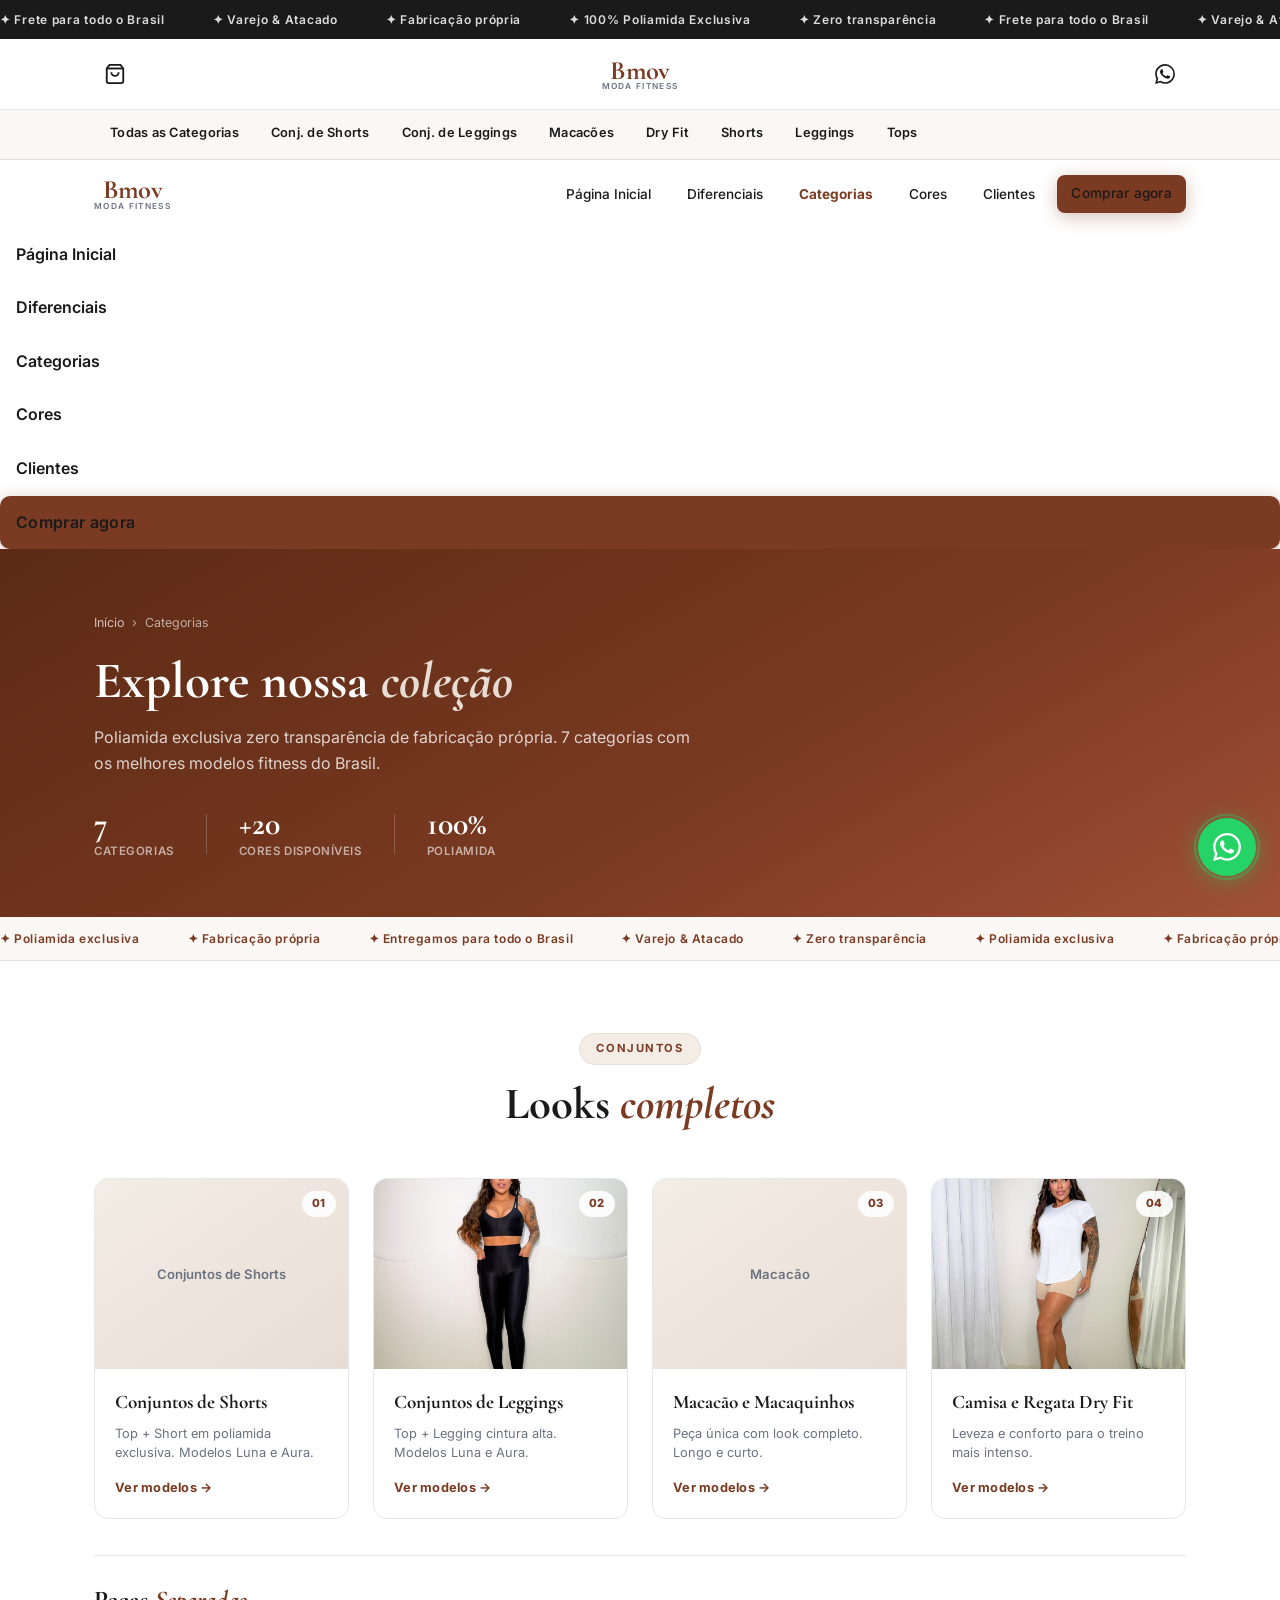
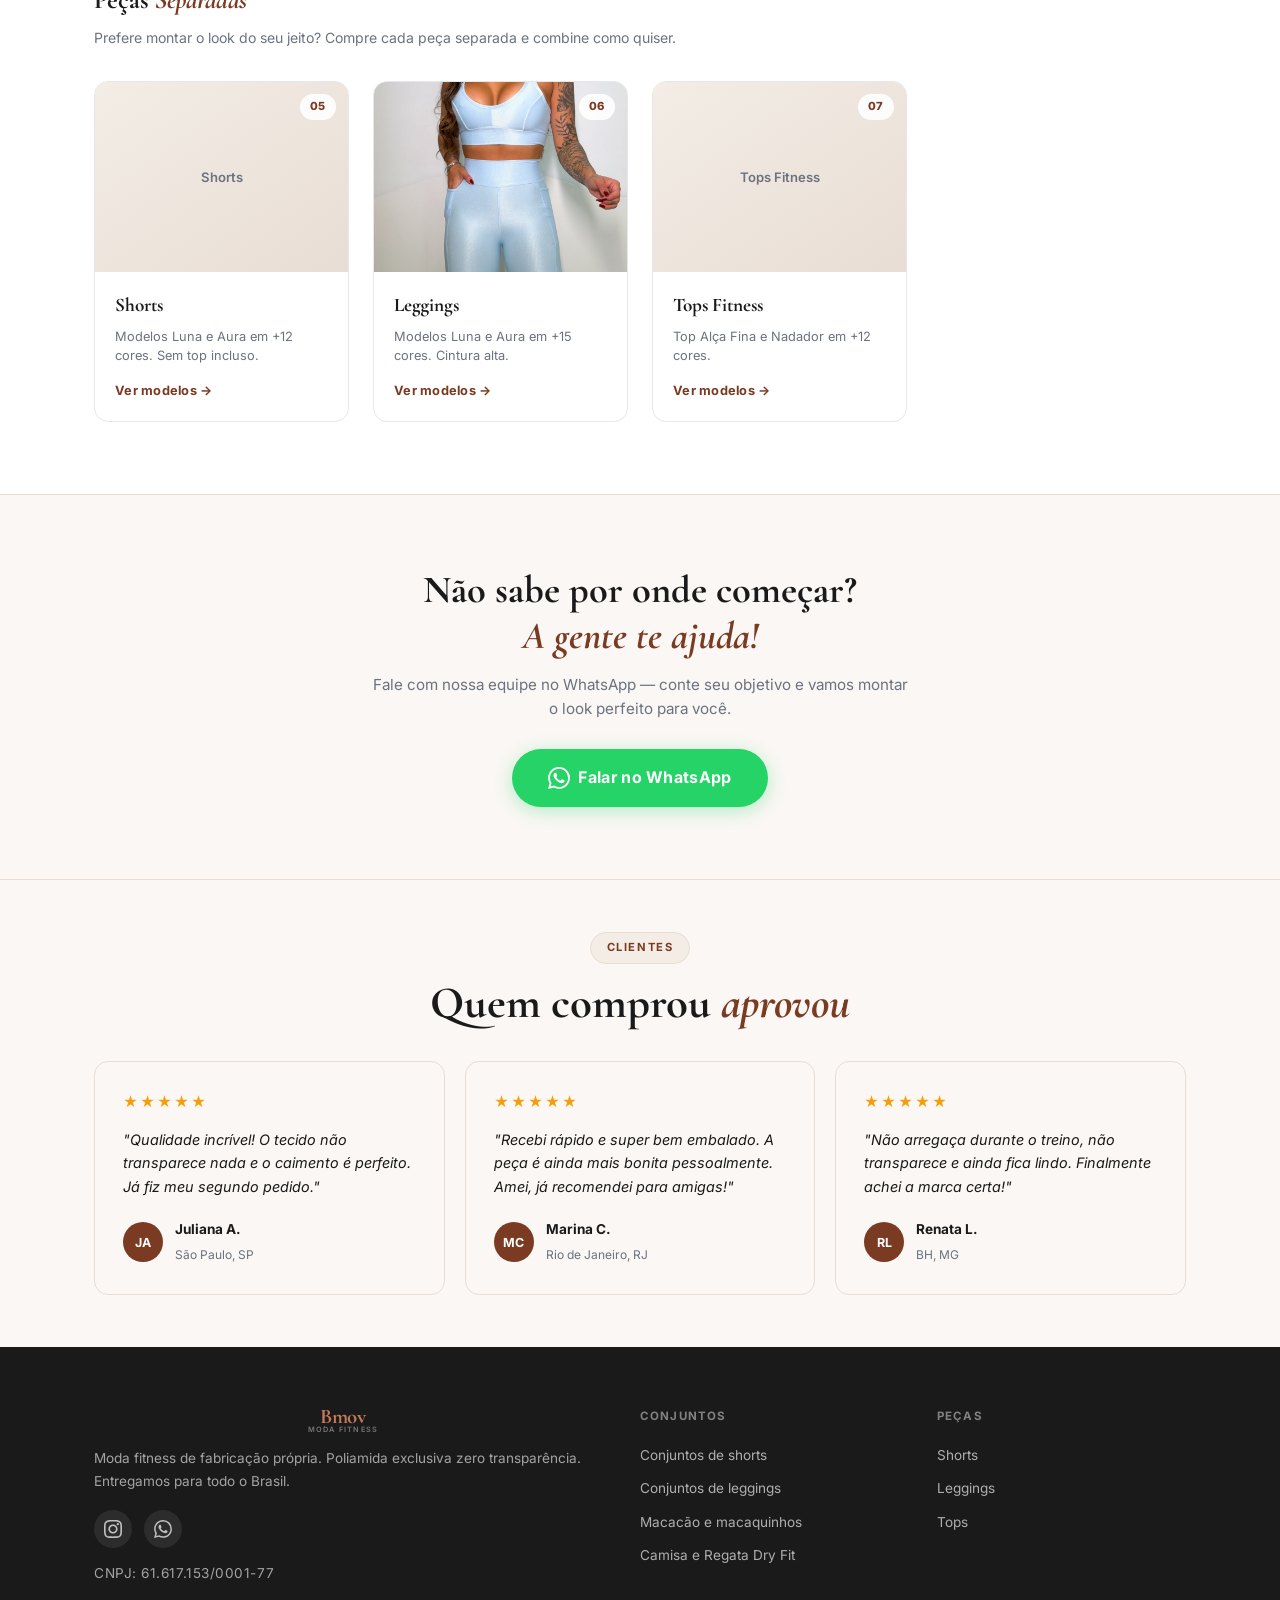
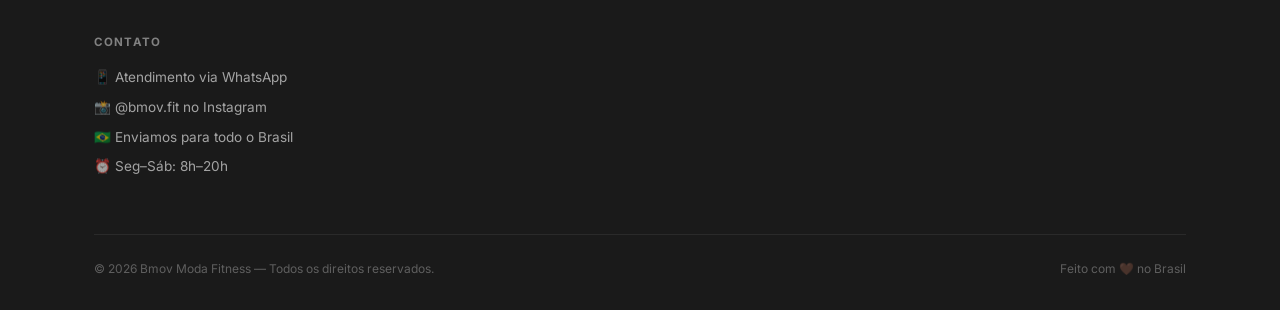
<file: categorias.html>
﻿<!DOCTYPE html>
<html lang="pt-BR">
<head>
  <meta charset="UTF-8" />
  <meta name="viewport" content="width=device-width, initial-scale=1.0" />
  <title>Categorias — Bmov Moda Fitness</title>
  <link rel="preconnect" href="https://fonts.googleapis.com" />
  <link rel="preconnect" href="https://fonts.gstatic.com" crossorigin />
  <link href="https://fonts.googleapis.com/css2?family=Cormorant+Garamond:ital,wght@0,400;0,500;0,600;0,700;1,400;1,600&family=Inter:wght@300;400;500;600;700&display=swap" rel="stylesheet" />
  <link rel="stylesheet" href="style.css" />
  
</head>
<body>

  <div class="promo-bar">
    <div class="promo-bar__track">
      <span>✦ Frete para todo o Brasil</span>
      <span>✦ Varejo & Atacado</span>
      <span>✦ Fabricação própria</span>
      <span>✦ 100% Poliamida Exclusiva</span>
      <span>✦ Zero transparência</span>
      <span>✦ Frete para todo o Brasil</span>
      <span>✦ Varejo & Atacado</span>
      <span>✦ Fabricação própria</span>
      <span>✦ 100% Poliamida Exclusiva</span>
      <span>✦ Zero transparência</span>
    </div>
  </div>

  <header class="site-header" id="siteHeader"><div class="site-header__inner"><div class="site-header__actions"><a href="comprar.html" class="site-header__icon" title="Fazer pedido"><svg width="22" height="22" viewBox="0 0 24 24" fill="none" stroke="currentColor" stroke-width="2"><path d="M6 2L3 6v14a2 2 0 002 2h14a2 2 0 002-2V6l-3-4z"/><line x1="3" y1="6" x2="21" y2="6"/><path d="M16 10a4 4 0 01-8 0"/></svg></a></div><a href="index.html" class="nav__logo"><div class="logo-circle"><span class="logo-b">Bmov</span><span class="logo-sub">moda fitness</span></div></a><div class="site-header__actions site-header__actions--right"><a href="https://wa.me/5521998464517" target="_blank" class="site-header__icon" aria-label="WhatsApp"><svg width="20" height="20" viewBox="0 0 24 24" fill="currentColor"><path d="M17.472 14.382c-.297-.149-1.758-.867-2.03-.967-.273-.099-.471-.148-.67.15-.197.297-.767.966-.94 1.164-.173.199-.347.223-.644.075-.297-.15-1.255-.463-2.39-1.475-.883-.788-1.48-1.761-1.653-2.059-.173-.297-.018-.458.13-.606.134-.133.298-.347.446-.52.149-.174.198-.298.298-.497.099-.198.05-.371-.025-.52-.075-.149-.669-1.612-.916-2.207-.242-.579-.487-.5-.669-.51-.173-.008-.371-.01-.57-.01-.198 0-.52.074-.792.372-.272.297-1.04 1.016-1.04 2.479 0 1.462 1.065 2.875 1.213 3.074.149.198 2.096 3.2 5.077 4.487.709.306 1.262.489 1.694.625.712.227 1.36.195 1.871.118.571-.085 1.758-.719 2.006-1.413.248-.694.248-1.289.173-1.413-.074-.124-.272-.198-.57-.347m-5.421 7.403h-.004a9.87 9.87 0 01-5.031-1.378l-.361-.214-3.741.982.998-3.648-.235-.374a9.86 9.86 0 01-1.51-5.26c.001-5.45 4.436-9.884 9.888-9.884 2.64 0 5.122 1.03 6.988 2.898a9.825 9.825 0 012.893 6.994c-.003 5.45-4.437 9.884-9.885 9.884m8.413-18.297A11.815 11.815 0 0012.05 0C5.495 0 .16 5.335.157 11.892c0 2.096.547 4.142 1.588 5.945L.057 24l6.305-1.654a11.882 11.882 0 005.683 1.448h.005c6.554 0 11.89-5.335 11.893-11.893a11.821 11.821 0 00-3.48-8.413z"/></svg></a><button class="nav__hamburger" id="hamburger" aria-label="Menu"><span></span><span></span><span></span></button></div></div></header>
  <nav class="cat-nav"><div class="cat-nav__inner"><a href="categorias.html" class="cat-nav__link">Todas as Categorias</a><a href="shorts.html" class="cat-nav__link">Conj. de Shorts</a><a href="leggings.html" class="cat-nav__link">Conj. de Leggings</a><a href="macacao.html" class="cat-nav__link">Macacões</a><a href="dryfit.html" class="cat-nav__link">Dry Fit</a><a href="short.html" class="cat-nav__link">Shorts</a><a href="legging.html" class="cat-nav__link">Leggings</a><a href="top.html" class="cat-nav__link">Tops</a></div></nav>
    <div class="nav__inner">
      <a href="index.html" class="nav__logo">
        <div class="logo-circle">
          <span class="logo-b">Bmov</span>
          <span class="logo-sub">moda fitness</span>
        </div>
      </a>
      <ul class="nav__links">
        <li><a href="index.html">Página Inicial</a></li>
        <li><a href="index.html#diferenciais">Diferenciais</a></li>
        <li><a href="categorias.html" class="nav-active">Categorias</a></li>
        <li><a href="index.html#cores">Cores</a></li>
        <li><a href="index.html#depoimentos">Clientes</a></li>
        <li><a href="comprar.html" class="btn btn--brown btn--nav">Comprar agora</a></li>
      </ul>
      <button class="nav__hamburger" id="hamburger" aria-label="Menu">
        <span></span><span></span><span></span>
      </button>
    </div>
  </nav>

  <div class="mobile-menu" id="mobileMenu"><ul><li><a href="index.html" class="mobile-link">Página Inicial</a></li><li><a href="categorias.html" class="mobile-link">Todas as Categorias</a></li><li><a href="shorts.html" class="mobile-link">Conj. de Shorts</a></li><li><a href="leggings.html" class="mobile-link">Conj. de Leggings</a></li><li><a href="macacao.html" class="mobile-link">Macacões</a></li><li><a href="dryfit.html" class="mobile-link">Dry Fit</a></li><li><a href="short.html" class="mobile-link">Shorts</a></li><li><a href="legging.html" class="mobile-link">Leggings</a></li><li><a href="top.html" class="mobile-link">Tops</a></li><li><a href="comprar.html" class="mobile-link btn btn--brown">Comprar agora</a></li></ul></div>
    <ul>
      <li><a href="index.html" class="mobile-link">Página Inicial</a></li>
      <li><a href="index.html#diferenciais" class="mobile-link">Diferenciais</a></li>
      <li><a href="categorias.html" class="mobile-link">Categorias</a></li>
      <li><a href="index.html#cores" class="mobile-link">Cores</a></li>
      <li><a href="index.html#depoimentos" class="mobile-link">Clientes</a></li>
      <li><a href="comprar.html" class="mobile-link btn btn--brown">Comprar agora</a></li>
    </ul>
  </div>

  <header class="page-header">
    <div class="page-header__bg"></div>
    <div class="container">
      <div class="page-header__inner">
        <div class="breadcrumb">
          <a href="index.html">Início</a>
          <span>›</span>
          <span>Categorias</span>
        </div>
        <h1 class="page-header__title">Explore nossa <em>coleção</em></h1>
        <p class="page-header__sub">Poliamida exclusiva zero transparência de fabricação própria. 7 categorias com os melhores modelos fitness do Brasil.</p>
        <div class="page-header__stats">
          <div class="ph-stat">
            <span class="ph-stat__num">7</span>
            <span class="ph-stat__label">Categorias</span>
          </div>
          <div class="ph-stat__div"></div>
          <div class="ph-stat">
            <span class="ph-stat__num">+20</span>
            <span class="ph-stat__label">Cores disponíveis</span>
          </div>
          <div class="ph-stat__div"></div>
          <div class="ph-stat">
            <span class="ph-stat__num">100%</span>
            <span class="ph-stat__label">Poliamida</span>
          </div>
        </div>
      </div>
    </div>
  </header>

  <div class="trust-bar">
    <div class="trust-bar__inner">
      <span>✦ Poliamida exclusiva</span>
      <span>✦ Fabricação própria</span>
      <span>✦ Entregamos para todo o Brasil</span>
      <span>✦ Varejo & Atacado</span>
      <span>✦ Zero transparência</span>
      <span>✦ Poliamida exclusiva</span>
      <span>✦ Fabricação própria</span>
      <span>✦ Entregamos para todo o Brasil</span>
      <span>✦ Varejo & Atacado</span>
      <span>✦ Zero transparência</span>
    </div>
  </div>

  <!-- GRADE DE CATEGORIAS -->
  <section class="cat-cards-section">
    <div class="container">
      <div class="section-header">
        <span class="section-tag">Conjuntos</span>
        <h2 class="section-title">Looks <em>completos</em></h2>
      </div>

      <div class="cat-cards-grid">

        <!-- Conjuntos de Shorts -->
        <a href="shorts.html" class="cat-overview-card reveal">
          <div class="cat-overview-card__img">
            <div class="cat-img-ph">
              <span class="cat-img-ph__label">Conjuntos de Shorts</span>
            </div>
            <span class="cat-num-badge">01</span>
          </div>
          <div class="cat-overview-card__body">
            <h3 class="cat-overview-card__name">Conjuntos de Shorts</h3>
            <p class="cat-overview-card__sub">Top + Short em poliamida exclusiva. Modelos Luna e Aura.</p>
            <span class="cat-overview-card__link">Ver modelos →</span>
          </div>
        </a>

        <!-- Conjuntos de Leggings -->
        <a href="leggings.html" class="cat-overview-card reveal">
          <div class="cat-overview-card__img">
            <img src="fotos/leggings/IMG_7711.jpg" alt="Conjuntos de Leggings Bmov" />
            <span class="cat-num-badge">02</span>
          </div>
          <div class="cat-overview-card__body">
            <h3 class="cat-overview-card__name">Conjuntos de Leggings</h3>
            <p class="cat-overview-card__sub">Top + Legging cintura alta. Modelos Luna e Aura.</p>
            <span class="cat-overview-card__link">Ver modelos →</span>
          </div>
        </a>

        <!-- Macacão e Macaquinhos -->
        <a href="macacao.html" class="cat-overview-card reveal">
          <div class="cat-overview-card__img">
            <div class="cat-img-ph">
              <span class="cat-img-ph__label">Macacão</span>
            </div>
            <span class="cat-num-badge">03</span>
          </div>
          <div class="cat-overview-card__body">
            <h3 class="cat-overview-card__name">Macacão e Macaquinhos</h3>
            <p class="cat-overview-card__sub">Peça única com look completo. Longo e curto.</p>
            <span class="cat-overview-card__link">Ver modelos →</span>
          </div>
        </a>

        <!-- Camisa e Regata Dry Fit -->
        <a href="dryfit.html" class="cat-overview-card reveal">
          <div class="cat-overview-card__img">
            <img src="fotos/dryfit/IMG_0714.jpg" alt="Camisa e Regata Dry Fit Bmov" />
            <span class="cat-num-badge">04</span>
          </div>
          <div class="cat-overview-card__body">
            <h3 class="cat-overview-card__name">Camisa e Regata Dry Fit</h3>
            <p class="cat-overview-card__sub">Leveza e conforto para o treino mais intenso.</p>
            <span class="cat-overview-card__link">Ver modelos →</span>
          </div>
        </a>

        <!-- Divisor Peças Separadas -->
        <div class="cat-grid-divider">
          <h3>Peças <em style="color:var(--brown);font-style:italic">Separadas</em></h3>
          <p>Prefere montar o look do seu jeito? Compre cada peça separada e combine como quiser.</p>
        </div>

        <!-- Shorts -->
        <a href="short.html" class="cat-overview-card reveal">
          <div class="cat-overview-card__img">
            <div class="cat-img-ph">
              <span class="cat-img-ph__label">Shorts</span>
            </div>
            <span class="cat-num-badge">05</span>
          </div>
          <div class="cat-overview-card__body">
            <h3 class="cat-overview-card__name">Shorts</h3>
            <p class="cat-overview-card__sub">Modelos Luna e Aura em +12 cores. Sem top incluso.</p>
            <span class="cat-overview-card__link">Ver modelos →</span>
          </div>
        </a>

        <!-- Leggings -->
        <a href="legging.html" class="cat-overview-card reveal">
          <div class="cat-overview-card__img">
            <img src="fotos/leggings/IMG_7740.jpg" alt="Leggings Bmov" />
            <span class="cat-num-badge">06</span>
          </div>
          <div class="cat-overview-card__body">
            <h3 class="cat-overview-card__name">Leggings</h3>
            <p class="cat-overview-card__sub">Modelos Luna e Aura em +15 cores. Cintura alta.</p>
            <span class="cat-overview-card__link">Ver modelos →</span>
          </div>
        </a>

        <!-- Tops -->
        <a href="top.html" class="cat-overview-card reveal">
          <div class="cat-overview-card__img">
            <div class="cat-img-ph">
              <span class="cat-img-ph__label">Tops Fitness</span>
            </div>
            <span class="cat-num-badge">07</span>
          </div>
          <div class="cat-overview-card__body">
            <h3 class="cat-overview-card__name">Tops Fitness</h3>
            <p class="cat-overview-card__sub">Top Alça Fina e Nadador em +12 cores.</p>
            <span class="cat-overview-card__link">Ver modelos →</span>
          </div>
        </a>

      </div>
    </div>
  </section>

  <!-- CTA FINAL -->
  <section class="cat-cta-final">
    <div class="container">
      <div class="cat-cta-final__inner reveal">
        <h2>Não sabe por onde começar?<br /><em>A gente te ajuda!</em></h2>
        <p>Fale com nossa equipe no WhatsApp — conte seu objetivo e vamos montar o look perfeito para você.</p>
        <a href="https://wa.me/5521998464517?text=Olá!%20Vim%20ver%20a%20coleção%20no%20site%20e%20preciso%20de%20ajuda%20para%20escolher!%20💪" target="_blank" class="btn btn--green btn--lg btn--whatsapp">
          <svg width="22" height="22" viewBox="0 0 24 24" fill="currentColor"><path d="M17.472 14.382c-.297-.149-1.758-.867-2.03-.967-.273-.099-.471-.148-.67.15-.197.297-.767.966-.94 1.164-.173.199-.347.223-.644.075-.297-.15-1.255-.463-2.39-1.475-.883-.788-1.48-1.761-1.653-2.059-.173-.297-.018-.458.13-.606.134-.133.298-.347.446-.52.149-.174.198-.298.298-.497.099-.198.05-.371-.025-.52-.075-.149-.669-1.612-.916-2.207-.242-.579-.487-.5-.669-.51-.173-.008-.371-.01-.57-.01-.198 0-.52.074-.792.372-.272.297-1.04 1.016-1.04 2.479 0 1.462 1.065 2.875 1.213 3.074.149.198 2.096 3.2 5.077 4.487.709.306 1.262.489 1.694.625.712.227 1.36.195 1.871.118.571-.085 1.758-.719 2.006-1.413.248-.694.248-1.289.173-1.413-.074-.124-.272-.198-.57-.347m-5.421 7.403h-.004a9.87 9.87 0 01-5.031-1.378l-.361-.214-3.741.982.998-3.648-.235-.374a9.86 9.86 0 01-1.51-5.26c.001-5.45 4.436-9.884 9.888-9.884 2.64 0 5.122 1.03 6.988 2.898a9.825 9.825 0 012.893 6.994c-.003 5.45-4.437 9.884-9.885 9.884m8.413-18.297A11.815 11.815 0 0012.05 0C5.495 0 .16 5.335.157 11.892c0 2.096.547 4.142 1.588 5.945L.057 24l6.305-1.654a11.882 11.882 0 005.683 1.448h.005c6.554 0 11.89-5.335 11.893-11.893a11.821 11.821 0 00-3.48-8.413z"/></svg>
          Falar no WhatsApp
        </a>
      </div>
    </div>
  </section>

  
  <!-- PROVA SOCIAL -->
  <section class="cat-social-proof">
    <div class="container">
      <div class="section-header">
        <span class="section-tag">Clientes</span>
        <h2 class="section-title">Quem comprou <em>aprovou</em></h2>
      </div>
      <div class="cat-proof-grid">
        <div class="dep-card reveal">
          <div class="dep-stars">★★★★★</div>
          <p>"Qualidade incrível! O tecido não transparece nada e o caimento é perfeito. Já fiz meu segundo pedido."</p>
          <div class="dep-author"><div class="dep-avatar">JA</div><div><strong>Juliana A.</strong><span>São Paulo, SP</span></div></div>
        </div>
        <div class="dep-card reveal">
          <div class="dep-stars">★★★★★</div>
          <p>"Recebi rápido e super bem embalado. A peça é ainda mais bonita pessoalmente. Amei, já recomendei para amigas!"</p>
          <div class="dep-author"><div class="dep-avatar">MC</div><div><strong>Marina C.</strong><span>Rio de Janeiro, RJ</span></div></div>
        </div>
        <div class="dep-card reveal">
          <div class="dep-stars">★★★★★</div>
          <p>"Não arregaça durante o treino, não transparece e ainda fica lindo. Finalmente achei a marca certa!"</p>
          <div class="dep-author"><div class="dep-avatar">RL</div><div><strong>Renata L.</strong><span>BH, MG</span></div></div>
        </div>
      </div>
    </div>
  </section>
<footer class="footer">
    <div class="container">
      <div class="footer__inner">
        <div class="footer__brand">
          <div class="logo-circle logo-circle--sm"><span class="logo-b">Bmov</span><span class="logo-sub">moda fitness</span></div>
          <p>Moda fitness de fabricação própria. Poliamida exclusiva zero transparência. Entregamos para todo o Brasil.</p>
          <div class="footer__social">
            <a href="https://instagram.com/bmov.fit" target="_blank" aria-label="Instagram">
              <svg width="18" height="18" viewBox="0 0 24 24" fill="currentColor"><path d="M12 2.163c3.204 0 3.584.012 4.85.07 3.252.148 4.771 1.691 4.919 4.919.058 1.265.069 1.645.069 4.849 0 3.205-.012 3.584-.069 4.849-.149 3.225-1.664 4.771-4.919 4.919-1.266.058-1.644.07-4.85.07-3.204 0-3.584-.012-4.849-.07-3.26-.149-4.771-1.699-4.919-4.92-.058-1.265-.07-1.644-.07-4.849 0-3.204.013-3.583.07-4.849.149-3.227 1.664-4.771 4.919-4.919 1.266-.057 1.645-.069 4.849-.069zm0-2.163c-3.259 0-3.667.014-4.947.072-4.358.2-6.78 2.618-6.98 6.98-.059 1.281-.073 1.689-.073 4.948 0 3.259.014 3.668.072 4.948.2 4.358 2.618 6.78 6.98 6.98 1.281.058 1.689.072 4.948.072 3.259 0 3.668-.014 4.948-.072 4.354-.2 6.782-2.618 6.979-6.98.059-1.28.073-1.689.073-4.948 0-3.259-.014-3.667-.072-4.947-.196-4.354-2.617-6.78-6.979-6.98-1.281-.059-1.69-.073-4.949-.073zm0 5.838c-3.403 0-6.162 2.759-6.162 6.162s2.759 6.163 6.162 6.163 6.162-2.759 6.162-6.163c0-3.403-2.759-6.162-6.162-6.162zm0 10.162c-2.209 0-4-1.79-4-4 0-2.209 1.791-4 4-4s4 1.791 4 4c0 2.21-1.791 4-4 4zm6.406-11.845c-.796 0-1.441.645-1.441 1.44s.645 1.44 1.441 1.44c.795 0 1.439-.645 1.439-1.44s-.644-1.44-1.439-1.44z"/></svg>
            </a>
            <a href="https://wa.me/5521998464517" target="_blank" aria-label="WhatsApp">
              <svg width="18" height="18" viewBox="0 0 24 24" fill="currentColor"><path d="M17.472 14.382c-.297-.149-1.758-.867-2.03-.967-.273-.099-.471-.148-.67.15-.197.297-.767.966-.94 1.164-.173.199-.347.223-.644.075-.297-.15-1.255-.463-2.39-1.475-.883-.788-1.48-1.761-1.653-2.059-.173-.297-.018-.458.13-.606.134-.133.298-.347.446-.52.149-.174.198-.298.298-.497.099-.198.05-.371-.025-.52-.075-.149-.669-1.612-.916-2.207-.242-.579-.487-.5-.669-.51-.173-.008-.371-.01-.57-.01-.198 0-.52.074-.792.372-.272.297-1.04 1.016-1.04 2.479 0 1.462 1.065 2.875 1.213 3.074.149.198 2.096 3.2 5.077 4.487.709.306 1.262.489 1.694.625.712.227 1.36.195 1.871.118.571-.085 1.758-.719 2.006-1.413.248-.694.248-1.289.173-1.413-.074-.124-.272-.198-.57-.347m-5.421 7.403h-.004a9.87 9.87 0 01-5.031-1.378l-.361-.214-3.741.982.998-3.648-.235-.374a9.86 9.86 0 01-1.51-5.26c.001-5.45 4.436-9.884 9.888-9.884 2.64 0 5.122 1.03 6.988 2.898a9.825 9.825 0 012.893 6.994c-.003 5.45-4.437 9.884-9.885 9.884m8.413-18.297A11.815 11.815 0 0012.05 0C5.495 0 .16 5.335.157 11.892c0 2.096.547 4.142 1.588 5.945L.057 24l6.305-1.654a11.882 11.882 0 005.683 1.448h.005c6.554 0 11.89-5.335 11.893-11.893a11.821 11.821 0 00-3.48-8.413z"/></svg>
            </a>
          </div>
          <p class="footer__cnpj">CNPJ: 61.617.153/0001-77</p>
        </div>
        <div class="footer__links">
          <h4>Conjuntos</h4>
          <ul>
            <li><a href="shorts.html">Conjuntos de shorts</a></li>
            <li><a href="leggings.html">Conjuntos de leggings</a></li>
            <li><a href="macacao.html">Macacão e macaquinhos</a></li>
            <li><a href="dryfit.html">Camisa e Regata Dry Fit</a></li>
          </ul>
        </div>
        <div class="footer__links">
          <h4>Peças</h4>
          <ul>
            <li><a href="short.html">Shorts</a></li>
            <li><a href="legging.html">Leggings</a></li>
            <li><a href="top.html">Tops</a></li>
          </ul>
        </div>
        <div class="footer__contact">
          <h4>Contato</h4>
          <p>📱 Atendimento via WhatsApp</p>
          <p>📸 @bmov.fit no Instagram</p>
          <p>🇧🇷 Enviamos para todo o Brasil</p>
          <p>⏰ Seg–Sáb: 8h–20h</p>
        </div>
      </div>
      <div class="footer__bottom">
        <p>© 2026 Bmov Moda Fitness — Todos os direitos reservados.</p>
        <p>Feito com 🤎 no Brasil</p>
      </div>
    </div>
  </footer>

    <!-- STICKY CTA MOBILE -->
  <div class="sticky-cta-mobile">
    <a href="comprar.html" class="btn btn--brown">🛒 Fazer pedido</a>
    <a href="https://wa.me/5521998464517?text=Olá!%20Vim%20pelo%20site%20da%20Bmov%20e%20quero%20ver%20a%20coleção!" target="_blank" class="btn btn--green btn--whatsapp">WhatsApp</a>
  </div>
<a href="https://wa.me/5521998464517?text=Olá!%20Vim%20pelo%20site%20da%20Bmov%20Moda%20Fitness%20e%20quero%20ver%20a%20coleção%20💪" target="_blank" class="whatsapp-float" aria-label="WhatsApp">
    <svg width="28" height="28" viewBox="0 0 24 24" fill="currentColor"><path d="M17.472 14.382c-.297-.149-1.758-.867-2.03-.967-.273-.099-.471-.148-.67.15-.197.297-.767.966-.94 1.164-.173.199-.347.223-.644.075-.297-.15-1.255-.463-2.39-1.475-.883-.788-1.48-1.761-1.653-2.059-.173-.297-.018-.458.13-.606.134-.133.298-.347.446-.52.149-.174.198-.298.298-.497.099-.198.05-.371-.025-.52-.075-.149-.669-1.612-.916-2.207-.242-.579-.487-.5-.669-.51-.173-.008-.371-.01-.57-.01-.198 0-.52.074-.792.372-.272.297-1.04 1.016-1.04 2.479 0 1.462 1.065 2.875 1.213 3.074.149.198 2.096 3.2 5.077 4.487.709.306 1.262.489 1.694.625.712.227 1.36.195 1.871.118.571-.085 1.758-.719 2.006-1.413.248-.694.248-1.289.173-1.413-.074-.124-.272-.198-.57-.347m-5.421 7.403h-.004a9.87 9.87 0 01-5.031-1.378l-.361-.214-3.741.982.998-3.648-.235-.374a9.86 9.86 0 01-1.51-5.26c.001-5.45 4.436-9.884 9.888-9.884 2.64 0 5.122 1.03 6.988 2.898a9.825 9.825 0 012.893 6.994c-.003 5.45-4.437 9.884-9.885 9.884m8.413-18.297A11.815 11.815 0 0012.05 0C5.495 0 .16 5.335.157 11.892c0 2.096.547 4.142 1.588 5.945L.057 24l6.305-1.654a11.882 11.882 0 005.683 1.448h.005c6.554 0 11.89-5.335 11.893-11.893a11.821 11.821 0 00-3.48-8.413z"/></svg>
  </a>

  <script src="script.js"></script>
</body>
</html>
</file>
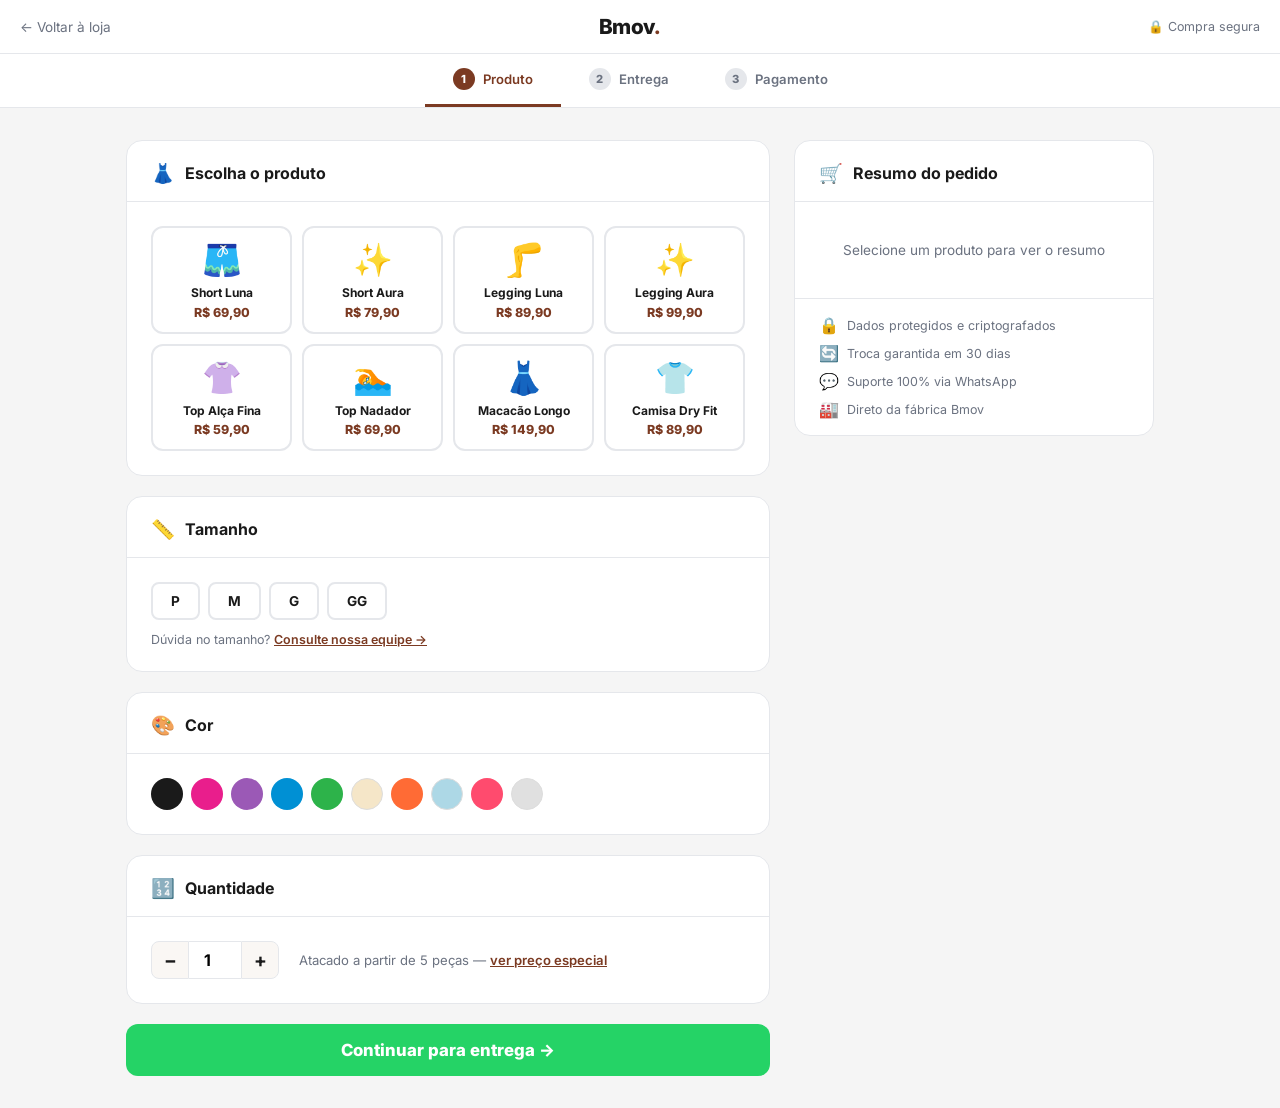
<file: comprar.html>
<!DOCTYPE html>
<html lang="pt-BR">
<head>
  <meta charset="UTF-8" />
  <meta name="viewport" content="width=device-width, initial-scale=1.0" />
  <title>Fazer Pedido — Bmov Moda Fitness</title>
  <link rel="preconnect" href="https://fonts.googleapis.com" />
  <link href="https://fonts.googleapis.com/css2?family=Cormorant+Garamond:ital,wght@0,600;1,400&family=Inter:wght@300;400;500;600;700;800&display=swap" rel="stylesheet" />
  <style>
    *, *::before, *::after { box-sizing: border-box; margin: 0; padding: 0; }
    :root {
      --green:  #25D366;
      --green2: #1ebe5d;
      --brown:  #7B3A22;
      --cream:  #FAF7F4;
      --cream2: #F3EDE6;
      --beige:  #E8DDD4;
      --black:  #1A1A1A;
      --gray:   #6B7280;
      --border: #E5E7EB;
      --red:    #EF4444;
      --blue:   #3B82F6;
    }
    body { font-family: 'Inter', sans-serif; background: #F5F5F5; color: var(--black); min-height: 100vh; }

    /* ── NAV ───────────────────────── */
    .nav {
      background: #fff;
      border-bottom: 1px solid var(--border);
      padding: 14px 20px;
      display: flex;
      align-items: center;
      justify-content: space-between;
      position: sticky; top: 0; z-index: 100;
    }
    .nav__logo { font-size: 1.3rem; font-weight: 800; letter-spacing: -0.03em; text-decoration: none; color: var(--black); }
    .nav__logo em { color: var(--brown); font-style: normal; }
    .nav__back { font-size: 0.85rem; color: var(--gray); text-decoration: none; display: flex; align-items: center; gap: 6px; }
    .nav__back:hover { color: var(--black); }
    .nav__secure { font-size: 0.78rem; color: var(--gray); display: flex; align-items: center; gap: 5px; }

    /* ── STEPS ─────────────────────── */
    .steps {
      background: #fff;
      border-bottom: 1px solid var(--border);
      display: flex;
      justify-content: center;
      gap: 0;
      padding: 0;
    }
    .step {
      display: flex;
      align-items: center;
      gap: 8px;
      padding: 14px 28px;
      font-size: 0.82rem;
      font-weight: 600;
      color: var(--gray);
      border-bottom: 3px solid transparent;
      position: relative;
    }
    .step.active { color: var(--brown); border-bottom-color: var(--brown); }
    .step.done   { color: var(--green); border-bottom-color: var(--green); }
    .step__num {
      width: 22px; height: 22px;
      border-radius: 50%;
      background: var(--border);
      color: var(--gray);
      font-size: 0.7rem;
      font-weight: 800;
      display: flex; align-items: center; justify-content: center;
    }
    .step.active .step__num { background: var(--brown); color: #fff; }
    .step.done   .step__num { background: var(--green); color: #fff; }
    @media (max-width: 500px) {
      .step { padding: 12px 14px; }
      .step span:last-child { display: none; }
    }

    /* ── LAYOUT ────────────────────── */
    .checkout-wrap {
      max-width: 1060px;
      margin: 32px auto;
      padding: 0 16px;
      display: grid;
      grid-template-columns: 1fr 360px;
      gap: 24px;
      align-items: start;
    }
    @media (max-width: 820px) {
      .checkout-wrap { grid-template-columns: 1fr; }
      .order-summary { order: -1; }
    }

    /* ── CARD GENÉRICO ─────────────── */
    .card {
      background: #fff;
      border-radius: 16px;
      border: 1px solid var(--border);
      overflow: hidden;
      margin-bottom: 20px;
    }
    .card__head {
      padding: 20px 24px 16px;
      border-bottom: 1px solid var(--border);
      display: flex;
      align-items: center;
      gap: 10px;
    }
    .card__head h2 { font-size: 1rem; font-weight: 700; }
    .card__head .head-icon { font-size: 1.2rem; }
    .card__body { padding: 24px; }

    /* ── FORMULÁRIO ────────────────── */
    .form-row { display: grid; grid-template-columns: 1fr 1fr; gap: 14px; margin-bottom: 14px; }
    .form-row.full { grid-template-columns: 1fr; }
    .form-row.thirds { grid-template-columns: 1fr 1fr 1fr; }
    @media (max-width: 500px) {
      .form-row, .form-row.thirds { grid-template-columns: 1fr; }
    }
    .field { display: flex; flex-direction: column; gap: 5px; }
    .field label { font-size: 0.78rem; font-weight: 600; color: var(--gray); letter-spacing: 0.04em; text-transform: uppercase; }
    .field label span { color: var(--red); margin-left: 2px; }
    .field input,
    .field select,
    .field textarea {
      border: 1.5px solid var(--border);
      border-radius: 8px;
      padding: 11px 14px;
      font-size: 0.9rem;
      font-family: 'Inter', sans-serif;
      color: var(--black);
      background: #fff;
      transition: border-color .2s;
      outline: none;
    }
    .field input:focus,
    .field select:focus,
    .field textarea:focus { border-color: var(--brown); }
    .field input.error,
    .field select.error { border-color: var(--red); }
    .field .field-hint { font-size: 0.72rem; color: var(--gray); }

    /* ── SELETOR DE PRODUTO ────────── */
    .produtos-grid {
      display: grid;
      grid-template-columns: repeat(auto-fill, minmax(130px, 1fr));
      gap: 10px;
    }
    .prod-opt {
      border: 2px solid var(--border);
      border-radius: 12px;
      padding: 12px 10px;
      text-align: center;
      cursor: pointer;
      transition: all .2s;
      position: relative;
    }
    .prod-opt:hover { border-color: var(--brown); background: var(--cream); }
    .prod-opt.selected { border-color: var(--brown); background: var(--cream2); }
    .prod-opt .check {
      position: absolute;
      top: 8px; right: 8px;
      width: 18px; height: 18px;
      border-radius: 50%;
      background: var(--green);
      color: #fff;
      font-size: 0.7rem;
      display: flex; align-items: center; justify-content: center;
      opacity: 0;
      transition: opacity .15s;
    }
    .prod-opt.selected .check { opacity: 1; }
    .prod-opt .prod-emoji { font-size: 2rem; display: block; margin-bottom: 6px; }
    .prod-opt .prod-name { font-size: 0.75rem; font-weight: 700; line-height: 1.3; }
    .prod-opt .prod-price { font-size: 0.78rem; font-weight: 800; color: var(--brown); margin-top: 4px; }

    /* ── SELETOR DE TAMANHO ────────── */
    .size-group { display: flex; gap: 8px; flex-wrap: wrap; }
    .size-opt {
      border: 2px solid var(--border);
      border-radius: 8px;
      padding: 9px 18px;
      font-size: 0.85rem;
      font-weight: 700;
      cursor: pointer;
      transition: all .15s;
      background: none;
      font-family: 'Inter', sans-serif;
      color: var(--black);
    }
    .size-opt:hover { border-color: var(--black); background: var(--cream); }
    .size-opt.selected { background: var(--black); border-color: var(--black); color: #fff; }

    /* ── SELETOR DE COR ────────────── */
    .cor-group { display: flex; gap: 8px; flex-wrap: wrap; }
    .cor-opt {
      width: 32px; height: 32px;
      border-radius: 50%;
      border: 3px solid transparent;
      cursor: pointer;
      transition: transform .15s, border-color .15s;
      position: relative;
    }
    .cor-opt:hover { transform: scale(1.1); }
    .cor-opt.selected { border-color: var(--black); transform: scale(1.15); }
    .cor-opt .cor-check {
      position: absolute; inset: 0;
      display: flex; align-items: center; justify-content: center;
      font-size: 0.75rem;
      color: #fff;
      opacity: 0;
      text-shadow: 0 1px 2px rgba(0,0,0,.5);
    }
    .cor-opt.selected .cor-check { opacity: 1; }

    /* ── QUANTIDADE ────────────────── */
    .qty-wrap { display: flex; align-items: center; gap: 0; }
    .qty-btn {
      width: 38px; height: 38px;
      border: 1.5px solid var(--border);
      background: var(--cream);
      font-size: 1.2rem;
      font-weight: 700;
      cursor: pointer;
      display: flex; align-items: center; justify-content: center;
      font-family: 'Inter', sans-serif;
      color: var(--black);
      transition: background .15s;
    }
    .qty-btn:first-child { border-radius: 8px 0 0 8px; }
    .qty-btn:last-child  { border-radius: 0 8px 8px 0; }
    .qty-btn:hover { background: var(--beige); }
    .qty-val {
      width: 52px; height: 38px;
      border: 1.5px solid var(--border);
      border-left: none; border-right: none;
      text-align: center;
      font-size: 1rem;
      font-weight: 700;
      font-family: 'Inter', sans-serif;
      outline: none;
    }

    /* ── PAGAMENTO ─────────────────── */
    .pay-methods { display: flex; gap: 10px; flex-wrap: wrap; margin-bottom: 20px; }
    .pay-opt {
      flex: 1;
      min-width: 120px;
      border: 2px solid var(--border);
      border-radius: 12px;
      padding: 14px 16px;
      text-align: center;
      cursor: pointer;
      transition: all .2s;
    }
    .pay-opt:hover { border-color: var(--brown); }
    .pay-opt.selected { border-color: var(--brown); background: var(--cream2); }
    .pay-opt .pay-icon { font-size: 1.5rem; display: block; margin-bottom: 4px; }
    .pay-opt .pay-label { font-size: 0.78rem; font-weight: 700; }
    .pay-opt .pay-sub { font-size: 0.68rem; color: var(--gray); }

    /* Campos de cartão */
    .card-fields { display: none; }
    .card-fields.visible { display: block; }

    /* PIX QR */
    .pix-info {
      display: none;
      text-align: center;
      padding: 20px;
      background: var(--cream);
      border-radius: 12px;
      margin-top: 16px;
    }
    .pix-info.visible { display: block; }
    .pix-info .pix-key {
      font-size: 0.9rem;
      font-weight: 700;
      background: #fff;
      padding: 12px 20px;
      border-radius: 8px;
      border: 1px dashed var(--beige);
      margin: 12px 0;
      word-break: break-all;
      color: var(--black);
      cursor: pointer;
    }
    .pix-copy-btn {
      background: var(--black);
      color: #fff;
      border: none;
      border-radius: 8px;
      padding: 9px 20px;
      font-weight: 700;
      font-size: 0.82rem;
      cursor: pointer;
      font-family: 'Inter', sans-serif;
    }

    /* ── RESUMO DO PEDIDO ──────────── */
    .order-summary {}
    .summary-items { padding: 20px 24px; }
    .summary-item {
      display: flex;
      align-items: center;
      gap: 12px;
      padding: 12px 0;
      border-bottom: 1px solid var(--border);
    }
    .summary-item:last-child { border-bottom: none; }
    .summary-item .item-emoji { font-size: 1.8rem; flex-shrink: 0; }
    .summary-item .item-info { flex: 1; }
    .summary-item .item-name { font-weight: 700; font-size: 0.9rem; }
    .summary-item .item-detail { font-size: 0.75rem; color: var(--gray); margin-top: 2px; }
    .summary-item .item-price { font-weight: 800; font-size: 0.95rem; white-space: nowrap; }

    .summary-totals { padding: 16px 24px; border-top: 1px solid var(--border); }
    .total-row {
      display: flex;
      justify-content: space-between;
      align-items: center;
      font-size: 0.85rem;
      margin-bottom: 8px;
      color: var(--gray);
    }
    .total-row.main {
      font-size: 1.05rem;
      font-weight: 800;
      color: var(--black);
      padding-top: 10px;
      border-top: 2px solid var(--border);
      margin-top: 8px;
    }
    .total-row.discount { color: var(--green); font-weight: 600; }

    /* ── TRUST MINI ────────────────── */
    .trust-mini {
      padding: 16px 24px;
      border-top: 1px solid var(--border);
      display: flex;
      flex-direction: column;
      gap: 8px;
    }
    .trust-mini-row {
      display: flex;
      align-items: center;
      gap: 8px;
      font-size: 0.78rem;
      color: var(--gray);
    }
    .trust-mini-row .ti { font-size: 1rem; }

    /* ── BOTÃO FINALIZAR ───────────── */
    .btn-finalizar {
      display: flex;
      align-items: center;
      justify-content: center;
      gap: 10px;
      width: 100%;
      background: var(--green);
      color: #fff;
      border: none;
      border-radius: 12px;
      padding: 16px 24px;
      font-size: 1.05rem;
      font-weight: 800;
      cursor: pointer;
      font-family: 'Inter', sans-serif;
      transition: background .2s;
      text-decoration: none;
      margin-top: 4px;
    }
    .btn-finalizar:hover { background: var(--green2); }
    .btn-finalizar:disabled { background: #9CA3AF; cursor: not-allowed; }

    /* ── SUCESSO ───────────────────── */
    .success-screen {
      display: none;
      text-align: center;
      padding: 60px 24px;
    }
    .success-screen.show { display: block; }
    .success-icon { font-size: 5rem; margin-bottom: 20px; }
    .success-screen h2 { font-size: 1.6rem; font-weight: 800; margin-bottom: 10px; }
    .success-screen p { color: var(--gray); margin-bottom: 28px; line-height: 1.6; }
    .btn-wa-success {
      display: inline-flex;
      align-items: center;
      gap: 10px;
      background: var(--green);
      color: #fff;
      text-decoration: none;
      padding: 14px 28px;
      border-radius: 12px;
      font-weight: 700;
      font-size: 1rem;
      box-shadow: 0 4px 20px rgba(37,211,102,0.3);
    }

    /* ── PROGRESSO MOBILE ──────────── */
    @media (max-width: 820px) {
      .checkout-wrap { margin: 16px auto; }
    }

    /* ── INPUT MASK HELPER ─────────── */
    .cep-btn {
      background: var(--black);
      color: #fff;
      border: none;
      border-radius: 0 8px 8px 0;
      padding: 0 14px;
      cursor: pointer;
      font-size: 0.78rem;
      font-weight: 700;
      font-family: 'Inter', sans-serif;
      white-space: nowrap;
    }
    .cep-wrap { display: flex; }
    .cep-wrap input { border-radius: 8px 0 0 8px; flex: 1; }
    .frete-result {
      margin-top: 10px;
      padding: 10px 14px;
      background: var(--cream);
      border-radius: 8px;
      font-size: 0.82rem;
      color: var(--gray);
      display: none;
    }
    .frete-result.show { display: block; }
    .frete-result strong { color: var(--green); }
  </style>
</head>
<body>

<!-- NAV -->
<nav class="nav">
  <a href="index.html" class="nav__back">← Voltar à loja</a>
  <a href="index.html" class="nav__logo">Bmov<em>.</em></a>
  <div class="nav__secure">🔒 Compra segura</div>
</nav>

<!-- STEPS -->
<div class="steps">
  <div class="step active" id="step1-tab">
    <div class="step__num">1</div>
    <span>Produto</span>
  </div>
  <div class="step" id="step2-tab">
    <div class="step__num">2</div>
    <span>Entrega</span>
  </div>
  <div class="step" id="step3-tab">
    <div class="step__num">3</div>
    <span>Pagamento</span>
  </div>
</div>

<div class="checkout-wrap">

  <!-- COLUNA ESQUERDA: FORMULÁRIO -->
  <div class="form-col">

    <!-- STEP 1: PRODUTO -->
    <div id="step1" class="step-section">

      <!-- Escolha o produto -->
      <div class="card">
        <div class="card__head">
          <span class="head-icon">👗</span>
          <h2>Escolha o produto</h2>
        </div>
        <div class="card__body">
          <div class="produtos-grid" id="prodGrid">

            <div class="prod-opt" data-produto="Short Luna" data-preco="69.90" onclick="selectProd(this)">
              <div class="check">✓</div>
              <span class="prod-emoji">🩳</span>
              <div class="prod-name">Short Luna</div>
              <div class="prod-price">R$ 69,90</div>
            </div>

            <div class="prod-opt" data-produto="Short Aura" data-preco="79.90" onclick="selectProd(this)">
              <div class="check">✓</div>
              <span class="prod-emoji">✨</span>
              <div class="prod-name">Short Aura</div>
              <div class="prod-price">R$ 79,90</div>
            </div>

            <div class="prod-opt" data-produto="Legging Luna" data-preco="89.90" onclick="selectProd(this)">
              <div class="check">✓</div>
              <span class="prod-emoji">🦵</span>
              <div class="prod-name">Legging Luna</div>
              <div class="prod-price">R$ 89,90</div>
            </div>

            <div class="prod-opt" data-produto="Legging Aura" data-preco="99.90" onclick="selectProd(this)">
              <div class="check">✓</div>
              <span class="prod-emoji">✨</span>
              <div class="prod-name">Legging Aura</div>
              <div class="prod-price">R$ 99,90</div>
            </div>

            <div class="prod-opt" data-produto="Top Alça Fina" data-preco="59.90" onclick="selectProd(this)">
              <div class="check">✓</div>
              <span class="prod-emoji">👚</span>
              <div class="prod-name">Top Alça Fina</div>
              <div class="prod-price">R$ 59,90</div>
            </div>

            <div class="prod-opt" data-produto="Top Nadador" data-preco="69.90" onclick="selectProd(this)">
              <div class="check">✓</div>
              <span class="prod-emoji">🏊</span>
              <div class="prod-name">Top Nadador</div>
              <div class="prod-price">R$ 69,90</div>
            </div>

            <div class="prod-opt" data-produto="Macacão Longo" data-preco="149.90" onclick="selectProd(this)">
              <div class="check">✓</div>
              <span class="prod-emoji">👗</span>
              <div class="prod-name">Macacão Longo</div>
              <div class="prod-price">R$ 149,90</div>
            </div>

            <div class="prod-opt" data-produto="Camisa Dry Fit" data-preco="89.90" onclick="selectProd(this)">
              <div class="check">✓</div>
              <span class="prod-emoji">👕</span>
              <div class="prod-name">Camisa Dry Fit</div>
              <div class="prod-price">R$ 89,90</div>
            </div>

          </div>
        </div>
      </div>

      <!-- Tamanho -->
      <div class="card">
        <div class="card__head">
          <span class="head-icon">📏</span>
          <h2>Tamanho</h2>
        </div>
        <div class="card__body">
          <div class="size-group" id="sizeGroup">
            <button class="size-opt" onclick="selectSize(this)">P</button>
            <button class="size-opt" onclick="selectSize(this)">M</button>
            <button class="size-opt" onclick="selectSize(this)">G</button>
            <button class="size-opt" onclick="selectSize(this)">GG</button>
          </div>
          <p style="margin-top:12px; font-size:0.78rem; color:var(--gray);">
            Dúvida no tamanho? <a href="https://wa.me/5521998464517?text=Olá!%20Preciso%20de%20ajuda%20para%20escolher%20o%20tamanho!" target="_blank" style="color:var(--brown); font-weight:600;">Consulte nossa equipe →</a>
          </p>
        </div>
      </div>

      <!-- Cor -->
      <div class="card">
        <div class="card__head">
          <span class="head-icon">🎨</span>
          <h2>Cor</h2>
        </div>
        <div class="card__body">
          <div class="cor-group" id="corGroup">
            <div class="cor-opt" style="background:#1A1A1A" data-cor="Preto" onclick="selectCor(this)" title="Preto"><span class="cor-check">✓</span></div>
            <div class="cor-opt" style="background:#E91E8C" data-cor="Pink" onclick="selectCor(this)" title="Pink"><span class="cor-check">✓</span></div>
            <div class="cor-opt" style="background:#9B59B6" data-cor="Roxo" onclick="selectCor(this)" title="Roxo"><span class="cor-check">✓</span></div>
            <div class="cor-opt" style="background:#0090D4" data-cor="Azul" onclick="selectCor(this)" title="Azul"><span class="cor-check">✓</span></div>
            <div class="cor-opt" style="background:#2DB34A" data-cor="Verde" onclick="selectCor(this)" title="Verde"><span class="cor-check">✓</span></div>
            <div class="cor-opt" style="background:#F5E6C8; border:1.5px solid #ddd" data-cor="Nude" onclick="selectCor(this)" title="Nude"><span class="cor-check" style="color:var(--black)">✓</span></div>
            <div class="cor-opt" style="background:#FF6B35" data-cor="Laranja" onclick="selectCor(this)" title="Laranja"><span class="cor-check">✓</span></div>
            <div class="cor-opt" style="background:#ADD8E6; border:1.5px solid #ddd" data-cor="Azul bebê" onclick="selectCor(this)" title="Azul bebê"><span class="cor-check" style="color:var(--black)">✓</span></div>
            <div class="cor-opt" style="background:#FF4B6E" data-cor="Coral" onclick="selectCor(this)" title="Coral"><span class="cor-check">✓</span></div>
            <div class="cor-opt" style="background:#E0E0E0; border:1.5px solid #ddd" data-cor="Branco" onclick="selectCor(this)" title="Branco"><span class="cor-check" style="color:var(--black)">✓</span></div>
          </div>
          <p id="corSelecionada" style="margin-top:10px; font-size:0.82rem; color:var(--gray); display:none;">
            Cor escolhida: <strong id="corNome"></strong>
          </p>
        </div>
      </div>

      <!-- Quantidade -->
      <div class="card">
        <div class="card__head">
          <span class="head-icon">🔢</span>
          <h2>Quantidade</h2>
        </div>
        <div class="card__body" style="display:flex; align-items:center; gap:20px;">
          <div class="qty-wrap">
            <button class="qty-btn" onclick="changeQty(-1)">−</button>
            <input class="qty-val" id="qtyVal" type="number" value="1" min="1" max="10" onchange="updateQty(this.value)" />
            <button class="qty-btn" onclick="changeQty(1)">+</button>
          </div>
          <span style="font-size:0.82rem; color:var(--gray);">Atacado a partir de 5 peças — <a href="https://wa.me/5521998464517?text=Quero%20preço%20de%20atacado!" target="_blank" style="color:var(--brown); font-weight:600;">ver preço especial</a></span>
        </div>
      </div>

      <button class="btn-finalizar" onclick="goToStep(2)">
        Continuar para entrega →
      </button>
    </div>

    <!-- STEP 2: ENTREGA -->
    <div id="step2" class="step-section" style="display:none;">

      <div class="card">
        <div class="card__head">
          <span class="head-icon">📋</span>
          <h2>Seus dados</h2>
        </div>
        <div class="card__body">
          <div class="form-row">
            <div class="field">
              <label>Nome completo <span>*</span></label>
              <input type="text" id="nome" placeholder="Maria Silva" />
            </div>
            <div class="field">
              <label>WhatsApp <span>*</span></label>
              <input type="tel" id="telefone" placeholder="(21) 99999-0000" />
            </div>
          </div>
          <div class="form-row full">
            <div class="field">
              <label>E-mail</label>
              <input type="email" id="email" placeholder="seu@email.com" />
            </div>
          </div>
        </div>
      </div>

      <div class="card">
        <div class="card__head">
          <span class="head-icon">🚚</span>
          <h2>Endereço de entrega</h2>
        </div>
        <div class="card__body">
          <div class="form-row">
            <div class="field">
              <label>CEP <span>*</span></label>
              <div class="cep-wrap">
                <input type="text" id="cep" placeholder="00000-000" maxlength="9" oninput="maskCep(this)" />
                <button class="cep-btn" onclick="buscarCep()">Buscar</button>
              </div>
              <div class="frete-result" id="freteResult"></div>
            </div>
            <div class="field">
              <label>Estado <span>*</span></label>
              <select id="estado">
                <option value="">Selecione...</option>
                <option>AC</option><option>AL</option><option>AP</option><option>AM</option>
                <option>BA</option><option>CE</option><option>DF</option><option>ES</option>
                <option>GO</option><option>MA</option><option>MT</option><option>MS</option>
                <option>MG</option><option>PA</option><option>PB</option><option>PR</option>
                <option>PE</option><option>PI</option><option>RJ</option><option>RN</option>
                <option>RS</option><option>RO</option><option>RR</option><option>SC</option>
                <option>SP</option><option>SE</option><option>TO</option>
              </select>
            </div>
          </div>
          <div class="form-row full">
            <div class="field">
              <label>Rua / Avenida <span>*</span></label>
              <input type="text" id="rua" placeholder="Rua das Flores" />
            </div>
          </div>
          <div class="form-row thirds">
            <div class="field">
              <label>Número <span>*</span></label>
              <input type="text" id="numero" placeholder="123" />
            </div>
            <div class="field">
              <label>Complemento</label>
              <input type="text" id="complemento" placeholder="Apto 4B" />
            </div>
            <div class="field">
              <label>Bairro <span>*</span></label>
              <input type="text" id="bairro" placeholder="Centro" />
            </div>
          </div>
          <div class="form-row full">
            <div class="field">
              <label>Cidade <span>*</span></label>
              <input type="text" id="cidade" placeholder="Rio de Janeiro" />
            </div>
          </div>
        </div>
      </div>

      <div style="display:flex; gap:12px; flex-wrap:wrap;">
        <button onclick="goToStep(1)" style="background:#fff; border:2px solid var(--border); border-radius:12px; padding:14px 24px; font-weight:700; font-size:0.9rem; cursor:pointer; font-family:Inter,sans-serif; flex:1;">← Voltar</button>
        <button class="btn-finalizar" onclick="goToStep(3)" style="flex:2;">
          Continuar para pagamento →
        </button>
      </div>
    </div>

    <!-- STEP 3: PAGAMENTO -->
    <div id="step3" class="step-section" style="display:none;">

      <div class="card">
        <div class="card__head">
          <span class="head-icon">💳</span>
          <h2>Forma de pagamento</h2>
        </div>
        <div class="card__body">
          <div class="pay-methods">
            <div class="pay-opt selected" id="pay-pix" onclick="selectPay('pix')">
              <span class="pay-icon">💠</span>
              <div class="pay-label">PIX</div>
              <div class="pay-sub">Aprovação imediata</div>
            </div>
            <div class="pay-opt" id="pay-cartao" onclick="selectPay('cartao')">
              <span class="pay-icon">💳</span>
              <div class="pay-label">Cartão</div>
              <div class="pay-sub">6x sem juros</div>
            </div>
            <div class="pay-opt" id="pay-boleto" onclick="selectPay('boleto')">
              <span class="pay-icon">📄</span>
              <div class="pay-label">Boleto</div>
              <div class="pay-sub">Venc. em 3 dias</div>
            </div>
          </div>

          <!-- PIX INFO -->
          <div class="pix-info visible" id="pixInfo">
            <p style="font-size:0.85rem; color:var(--gray);">Após confirmar o pedido, você receberá a chave PIX via WhatsApp para finalizar o pagamento.</p>
            <div class="pix-key" id="pixKey" onclick="copiarPix()">61.617.153/0001-77 (CNPJ)</div>
            <button class="pix-copy-btn" onclick="copiarPix()">📋 Copiar chave PIX</button>
            <p style="margin-top:10px; font-size:0.75rem; color:var(--gray);">Enviaremos o comprovante de pagamento via WhatsApp</p>
          </div>

          <!-- CARTÃO FIELDS -->
          <div class="card-fields" id="cardFields">
            <div class="form-row full" style="margin-top:16px;">
              <div class="field">
                <label>Número do cartão <span>*</span></label>
                <input type="text" placeholder="0000 0000 0000 0000" maxlength="19" oninput="maskCartao(this)" />
              </div>
            </div>
            <div class="form-row">
              <div class="field">
                <label>Validade <span>*</span></label>
                <input type="text" placeholder="MM/AA" maxlength="5" oninput="maskValidade(this)" />
              </div>
              <div class="field">
                <label>CVV <span>*</span></label>
                <input type="text" placeholder="000" maxlength="4" />
              </div>
            </div>
            <div class="form-row full">
              <div class="field">
                <label>Nome no cartão <span>*</span></label>
                <input type="text" placeholder="MARIA SILVA" style="text-transform:uppercase;" />
              </div>
            </div>
            <div class="form-row full">
              <div class="field">
                <label>Parcelamento</label>
                <select id="parcelas">
                  <option>1x de R$ — (à vista)</option>
                  <option>2x de R$ — sem juros</option>
                  <option>3x de R$ — sem juros</option>
                  <option>6x de R$ — sem juros</option>
                </select>
              </div>
            </div>
          </div>

          <!-- BOLETO INFO -->
          <div id="boletoInfo" style="display:none; margin-top:16px; padding:16px; background:var(--cream); border-radius:12px; font-size:0.85rem; color:var(--gray); line-height:1.6;">
            O boleto será gerado e enviado via WhatsApp após a confirmação do pedido. Vencimento em 3 dias úteis.
          </div>
        </div>
      </div>

      <!-- OBSERVAÇÕES -->
      <div class="card">
        <div class="card__head">
          <span class="head-icon">📝</span>
          <h2>Observações (opcional)</h2>
        </div>
        <div class="card__body">
          <div class="field">
            <textarea id="obs" rows="3" placeholder="Ex: Presente — por favor caprichar na embalagem! Cor preferida: preto mas aceito azul..."></textarea>
          </div>
        </div>
      </div>

      <div style="display:flex; gap:12px; flex-wrap:wrap;">
        <button onclick="goToStep(2)" style="background:#fff; border:2px solid var(--border); border-radius:12px; padding:14px 24px; font-weight:700; font-size:0.9rem; cursor:pointer; font-family:Inter,sans-serif; flex:1;">← Voltar</button>
        <button class="btn-finalizar" onclick="finalizarPedido()" style="flex:2;">
          <svg width="20" height="20" viewBox="0 0 24 24" fill="currentColor"><path d="M17.472 14.382c-.297-.149-1.758-.867-2.03-.967-.273-.099-.471-.148-.67.15-.197.297-.767.966-.94 1.164-.173.199-.347.223-.644.075-.297-.15-1.255-.463-2.39-1.475-.883-.788-1.48-1.761-1.653-2.059-.173-.297-.018-.458.13-.606.134-.133.298-.347.446-.52.149-.174.198-.298.298-.497.099-.198.05-.371-.025-.52-.075-.149-.669-1.612-.916-2.207-.242-.579-.487-.5-.669-.51-.173-.008-.371-.01-.57-.01-.198 0-.52.074-.792.372-.272.297-1.04 1.016-1.04 2.479 0 1.462 1.065 2.875 1.213 3.074.149.198 2.096 3.2 5.077 4.487.709.306 1.262.489 1.694.625.712.227 1.36.195 1.871.118.571-.085 1.758-.719 2.006-1.413.248-.694.248-1.289.173-1.413-.074-.124-.272-.198-.57-.347m-5.421 7.403h-.004a9.87 9.87 0 01-5.031-1.378l-.361-.214-3.741.982.998-3.648-.235-.374a9.86 9.86 0 01-1.51-5.26c.001-5.45 4.436-9.884 9.888-9.884 2.64 0 5.122 1.03 6.988 2.898a9.825 9.825 0 012.893 6.994c-.003 5.45-4.437 9.884-9.885 9.884m8.413-18.297A11.815 11.815 0 0012.05 0C5.495 0 .16 5.335.157 11.892c0 2.096.547 4.142 1.588 5.945L.057 24l6.305-1.654a11.882 11.882 0 005.683 1.448h.005c6.554 0 11.89-5.335 11.893-11.893a11.821 11.821 0 00-3.48-8.413z"/></svg>
          Confirmar pedido via WhatsApp
        </button>
      </div>
    </div>

  </div><!-- /form-col -->

  <!-- COLUNA DIREITA: RESUMO -->
  <div class="order-summary">

    <div class="card" id="resumoCard">
      <div class="card__head">
        <span class="head-icon">🛒</span>
        <h2>Resumo do pedido</h2>
      </div>

      <div class="summary-items" id="summaryItems">
        <div style="text-align:center; padding:20px; color:var(--gray); font-size:0.85rem;">
          Selecione um produto para ver o resumo
        </div>
      </div>

      <div class="summary-totals" id="summaryTotals" style="display:none;">
        <div class="total-row">
          <span>Subtotal</span>
          <span id="totalSubtotal">—</span>
        </div>
        <div class="total-row discount" id="rowDesconto" style="display:none;">
          <span>Desconto</span>
          <span id="totalDesconto">—</span>
        </div>
        <div class="total-row">
          <span>Frete</span>
          <span id="totalFrete" style="color:var(--green); font-weight:600;">A calcular</span>
        </div>
        <div class="total-row main">
          <span>Total</span>
          <span id="totalGeral">—</span>
        </div>
      </div>

      <div class="trust-mini">
        <div class="trust-mini-row"><span class="ti">🔒</span> Dados protegidos e criptografados</div>
        <div class="trust-mini-row"><span class="ti">🔄</span> Troca garantida em 30 dias</div>
        <div class="trust-mini-row"><span class="ti">💬</span> Suporte 100% via WhatsApp</div>
        <div class="trust-mini-row"><span class="ti">🏭</span> Direto da fábrica Bmov</div>
      </div>
    </div>

  </div><!-- /order-summary -->

</div><!-- /checkout-wrap -->

<!-- TELA DE SUCESSO -->
<div id="successScreen" style="display:none; max-width:600px; margin:60px auto; padding:0 20px;">
  <div class="card">
    <div class="success-screen show">
      <div class="success-icon">🎉</div>
      <h2>Pedido recebido!</h2>
      <p id="successMsg">Obrigada pela sua compra! Clique abaixo para confirmar seu pedido no WhatsApp e finalizar o pagamento.</p>
      <a id="successWaBtn" href="#" target="_blank" class="btn-wa-success">
        <svg width="22" height="22" viewBox="0 0 24 24" fill="currentColor"><path d="M17.472 14.382c-.297-.149-1.758-.867-2.03-.967-.273-.099-.471-.148-.67.15-.197.297-.767.966-.94 1.164-.173.199-.347.223-.644.075-.297-.15-1.255-.463-2.39-1.475-.883-.788-1.48-1.761-1.653-2.059-.173-.297-.018-.458.13-.606.134-.133.298-.347.446-.52.149-.174.198-.298.298-.497.099-.198.05-.371-.025-.52-.075-.149-.669-1.612-.916-2.207-.242-.579-.487-.5-.669-.51-.173-.008-.371-.01-.57-.01-.198 0-.52.074-.792.372-.272.297-1.04 1.016-1.04 2.479 0 1.462 1.065 2.875 1.213 3.074.149.198 2.096 3.2 5.077 4.487.709.306 1.262.489 1.694.625.712.227 1.36.195 1.871.118.571-.085 1.758-.719 2.006-1.413.248-.694.248-1.289.173-1.413-.074-.124-.272-.198-.57-.347m-5.421 7.403h-.004a9.87 9.87 0 01-5.031-1.378l-.361-.214-3.741.982.998-3.648-.235-.374a9.86 9.86 0 01-1.51-5.26c.001-5.45 4.436-9.884 9.888-9.884 2.64 0 5.122 1.03 6.988 2.898a9.825 9.825 0 012.893 6.994c-.003 5.45-4.437 9.884-9.885 9.884m8.413-18.297A11.815 11.815 0 0012.05 0C5.495 0 .16 5.335.157 11.892c0 2.096.547 4.142 1.588 5.945L.057 24l6.305-1.654a11.882 11.882 0 005.683 1.448h.005c6.554 0 11.89-5.335 11.893-11.893a11.821 11.821 0 00-3.48-8.413z"/></svg>
        Finalizar no WhatsApp
      </a>
      <p style="margin-top:20px; font-size:0.78rem; color:var(--gray);">Nossa equipe irá confirmar o pedido e processar o pagamento em até 1 hora útil.</p>
    </div>
  </div>
</div>

<script>
  // ── ESTADO DO PEDIDO ─────────────────────────────────────
  const pedido = {
    produto: null,
    preco: 0,
    tamanho: null,
    cor: null,
    qty: 1,
    pagamento: 'pix',
  };

  // ── STEPS ────────────────────────────────────────────────
  function goToStep(n) {
    [1,2,3].forEach(i => {
      document.getElementById('step'+i).style.display = i === n ? '' : 'none';
      const tab = document.getElementById('step'+i+'-tab');
      tab.classList.remove('active','done');
      if (i === n) tab.classList.add('active');
      if (i < n)  tab.classList.add('done');
    });
    window.scrollTo({ top: 0, behavior: 'smooth' });
    if (n === 3) updateParcelas();
  }

  // ── PRODUTO ──────────────────────────────────────────────
  function selectProd(el) {
    document.querySelectorAll('.prod-opt').forEach(e => e.classList.remove('selected'));
    el.classList.add('selected');
    pedido.produto = el.dataset.produto;
    pedido.preco   = parseFloat(el.dataset.preco);
    updateSummary();
  }

  // ── TAMANHO ──────────────────────────────────────────────
  function selectSize(btn) {
    document.querySelectorAll('.size-opt').forEach(b => b.classList.remove('selected'));
    btn.classList.add('selected');
    pedido.tamanho = btn.textContent;
    updateSummary();
  }

  // ── COR ──────────────────────────────────────────────────
  function selectCor(el) {
    document.querySelectorAll('.cor-opt').forEach(e => e.classList.remove('selected'));
    el.classList.add('selected');
    pedido.cor = el.dataset.cor;
    document.getElementById('corSelecionada').style.display = 'block';
    document.getElementById('corNome').textContent = pedido.cor;
    updateSummary();
  }

  // ── QUANTIDADE ───────────────────────────────────────────
  function changeQty(delta) {
    const input = document.getElementById('qtyVal');
    const val = Math.max(1, Math.min(10, parseInt(input.value || 1) + delta));
    input.value = val;
    pedido.qty = val;
    updateSummary();
  }
  function updateQty(v) {
    pedido.qty = Math.max(1, Math.min(10, parseInt(v) || 1));
    document.getElementById('qtyVal').value = pedido.qty;
    updateSummary();
  }

  // ── PAGAMENTO ────────────────────────────────────────────
  function selectPay(tipo) {
    ['pix','cartao','boleto'].forEach(t => {
      document.getElementById('pay-'+t).classList.remove('selected');
    });
    document.getElementById('pay-'+tipo).classList.add('selected');
    pedido.pagamento = tipo;
    document.getElementById('pixInfo').classList.toggle('visible', tipo === 'pix');
    document.getElementById('cardFields').classList.toggle('visible', tipo === 'cartao');
    document.getElementById('boletoInfo').style.display = tipo === 'boleto' ? 'block' : 'none';
    if (tipo === 'cartao') updateParcelas();
  }

  function updateParcelas() {
    if (!pedido.preco) return;
    const total = pedido.preco * pedido.qty;
    const sel = document.getElementById('parcelas');
    if (!sel) return;
    sel.innerHTML = [1,2,3,6].map(n => {
      const v = (total / n).toFixed(2).replace('.',',');
      const label = n === 1 ? `1x de R$ ${v} (à vista)` : `${n}x de R$ ${v} sem juros`;
      return `<option>${label}</option>`;
    }).join('');
  }

  // ── RESUMO ────────────────────────────────────────────────
  function updateSummary() {
    const items = document.getElementById('summaryItems');
    const totals = document.getElementById('summaryTotals');
    if (!pedido.produto) return;
    const subtotal = pedido.preco * pedido.qty;
    const desconto = pedido.qty >= 5 ? subtotal * 0.1 : 0;
    const total = subtotal - desconto;

    // emoji map
    const emojiMap = {'Short Luna':'🩳','Short Aura':'✨','Legging Luna':'🦵','Legging Aura':'✨',
      'Top Alça Fina':'👚','Top Nadador':'🏊','Macacão Longo':'👗','Camisa Dry Fit':'👕'};
    const emoji = emojiMap[pedido.produto] || '👗';
    const detail = [pedido.tamanho, pedido.cor, pedido.qty > 1 ? `x${pedido.qty}` : null].filter(Boolean).join(' · ');

    items.innerHTML = `
      <div class="summary-item">
        <span class="item-emoji">${emoji}</span>
        <div class="item-info">
          <div class="item-name">${pedido.produto}</div>
          <div class="item-detail">${detail || 'Tamanho e cor a definir'}</div>
        </div>
        <div class="item-price">R$ ${subtotal.toFixed(2).replace('.',',')}</div>
      </div>`;

    document.getElementById('totalSubtotal').textContent = `R$ ${subtotal.toFixed(2).replace('.',',')}`;
    const rowDesc = document.getElementById('rowDesconto');
    if (desconto > 0) {
      rowDesc.style.display = 'flex';
      document.getElementById('totalDesconto').textContent = `− R$ ${desconto.toFixed(2).replace('.',',')}`;
    } else {
      rowDesc.style.display = 'none';
    }
    document.getElementById('totalGeral').textContent = `R$ ${total.toFixed(2).replace('.',',')}`;
    totals.style.display = 'block';
    updateParcelas();
  }

  // ── CEP MASK ─────────────────────────────────────────────
  function maskCep(el) {
    let v = el.value.replace(/\D/g,'').slice(0,8);
    if (v.length > 5) v = v.slice(0,5)+'-'+v.slice(5);
    el.value = v;
  }

  function buscarCep() {
    const cep = document.getElementById('cep').value.replace(/\D/g,'');
    const result = document.getElementById('freteResult');
    if (cep.length !== 8) { result.innerHTML = 'CEP inválido.'; result.classList.add('show'); return; }
    result.innerHTML = '⏳ Calculando frete...';
    result.classList.add('show');
    fetch(`https://viacep.com.br/ws/${cep}/json/`)
      .then(r => r.json())
      .then(d => {
        if (d.erro) { result.innerHTML = 'CEP não encontrado.'; return; }
        document.getElementById('rua').value     = d.logradouro || '';
        document.getElementById('bairro').value  = d.bairro     || '';
        document.getElementById('cidade').value  = d.localidade || '';
        document.getElementById('estado').value  = d.uf         || '';
        // frete simples por região
        const uf = d.uf || '';
        const rj = ['RJ'];
        const sudeste = ['SP','MG','ES'];
        let frete = 'R$ 18,90', prazo = '4-7 dias úteis';
        if (rj.includes(uf))      { frete = 'R$ 12,90'; prazo = '2-3 dias úteis'; }
        else if (sudeste.includes(uf)) { frete = 'R$ 15,90'; prazo = '3-5 dias úteis'; }
        else if (['RS','SC','PR'].includes(uf)) { frete = 'R$ 16,90'; prazo = '5-8 dias úteis'; }
        else if (['AM','PA','RR','AP','TO','AC','RO','MA'].includes(uf)) { frete = 'R$ 24,90'; prazo = '8-12 dias úteis'; }
        document.getElementById('totalFrete').textContent = frete;
        document.getElementById('totalFrete').style.color = 'var(--black)';
        result.innerHTML = `<strong>✅ Frete para ${d.localidade}/${uf}:</strong> ${frete} · ${prazo}`;
      })
      .catch(() => { result.innerHTML = 'Erro ao buscar CEP. Tente novamente.'; });
  }

  // ── MASKS CARTÃO ─────────────────────────────────────────
  function maskCartao(el) {
    let v = el.value.replace(/\D/g,'').slice(0,16);
    v = v.match(/.{1,4}/g)?.join(' ') || v;
    el.value = v;
  }
  function maskValidade(el) {
    let v = el.value.replace(/\D/g,'').slice(0,4);
    if (v.length > 2) v = v.slice(0,2)+'/'+v.slice(2);
    el.value = v;
  }

  // ── PIX COPY ─────────────────────────────────────────────
  function copiarPix() {
    navigator.clipboard.writeText('61.617.153/0001-77').then(() => {
      const btn = document.querySelector('.pix-copy-btn');
      if (btn) { btn.textContent = '✅ Copiado!'; setTimeout(() => btn.textContent = '📋 Copiar chave PIX', 2000); }
    }).catch(() => alert('Chave PIX: 61.617.153/0001-77'));
  }

  // ── FINALIZAR ────────────────────────────────────────────
  function finalizarPedido() {
    const nome      = (document.getElementById('nome')?.value     || '').trim();
    const telefone  = (document.getElementById('telefone')?.value || '').trim();
    const rua       = (document.getElementById('rua')?.value      || '').trim();
    const numero    = (document.getElementById('numero')?.value   || '').trim();
    const cidade    = (document.getElementById('cidade')?.value   || '').trim();
    const estado    = (document.getElementById('estado')?.value   || '').trim();
    const obs       = (document.getElementById('obs')?.value      || '').trim();

    if (!nome || !telefone || !rua || !numero || !cidade || !estado) {
      alert('Por favor, preencha todos os campos obrigatórios de entrega.');
      goToStep(2); return;
    }
    if (!pedido.produto) { alert('Selecione um produto.'); goToStep(1); return; }

    const subtotal = pedido.preco * pedido.qty;
    const desconto = pedido.qty >= 5 ? subtotal * 0.1 : 0;
    const total    = subtotal - desconto;

    const frete = document.getElementById('totalFrete')?.textContent || 'A calcular';
    const pagStr = { pix: 'PIX', cartao: 'Cartão 6x s/juros', boleto: 'Boleto' }[pedido.pagamento] || '';

    const msg = [
      `🛒 *NOVO PEDIDO — Bmov Moda Fitness*`,
      ``,
      `*Produto:* ${pedido.produto}`,
      `*Tamanho:* ${pedido.tamanho || 'A definir'}`,
      `*Cor:* ${pedido.cor || 'A definir'}`,
      `*Qtd:* ${pedido.qty}`,
      ``,
      `*💰 Valor:* R$ ${total.toFixed(2).replace('.',',')}${desconto > 0 ? ` (desconto de R$ ${desconto.toFixed(2).replace('.',',')})` : ''}`,
      `*🚚 Frete:* ${frete}`,
      `*💳 Pagamento:* ${pagStr}`,
      ``,
      `*📍 Entrega:*`,
      `${rua}, ${numero}`,
      `${cidade} - ${estado}`,
      ``,
      `*👤 Nome:* ${nome}`,
      `*📱 WhatsApp:* ${telefone}`,
      obs ? `\n*📝 Obs:* ${obs}` : '',
    ].filter(l => l !== null).join('\n');

    const waUrl = `https://wa.me/5521998464517?text=${encodeURIComponent(msg)}`;
    document.getElementById('successWaBtn').href = waUrl;

    // Atualiza mensagem de sucesso
    const metodoPag = { pix: 'Após clicar abaixo, envie o comprovante PIX para confirmar.',
                        cartao: 'Nossa equipe irá processar o pagamento no cartão.',
                        boleto: 'Enviaremos o boleto via WhatsApp.' }[pedido.pagamento] || '';
    document.getElementById('successMsg').textContent =
      `Pedido anotado com sucesso! ${metodoPag} Nossa equipe entrará em contato em breve.`;

    // Esconde checkout, mostra sucesso
    document.querySelector('.checkout-wrap').style.display = 'none';
    document.getElementById('successScreen').style.display = 'block';
    window.scrollTo({ top: 0, behavior: 'smooth' });
  }
</script>
</body>
</html>
</file>
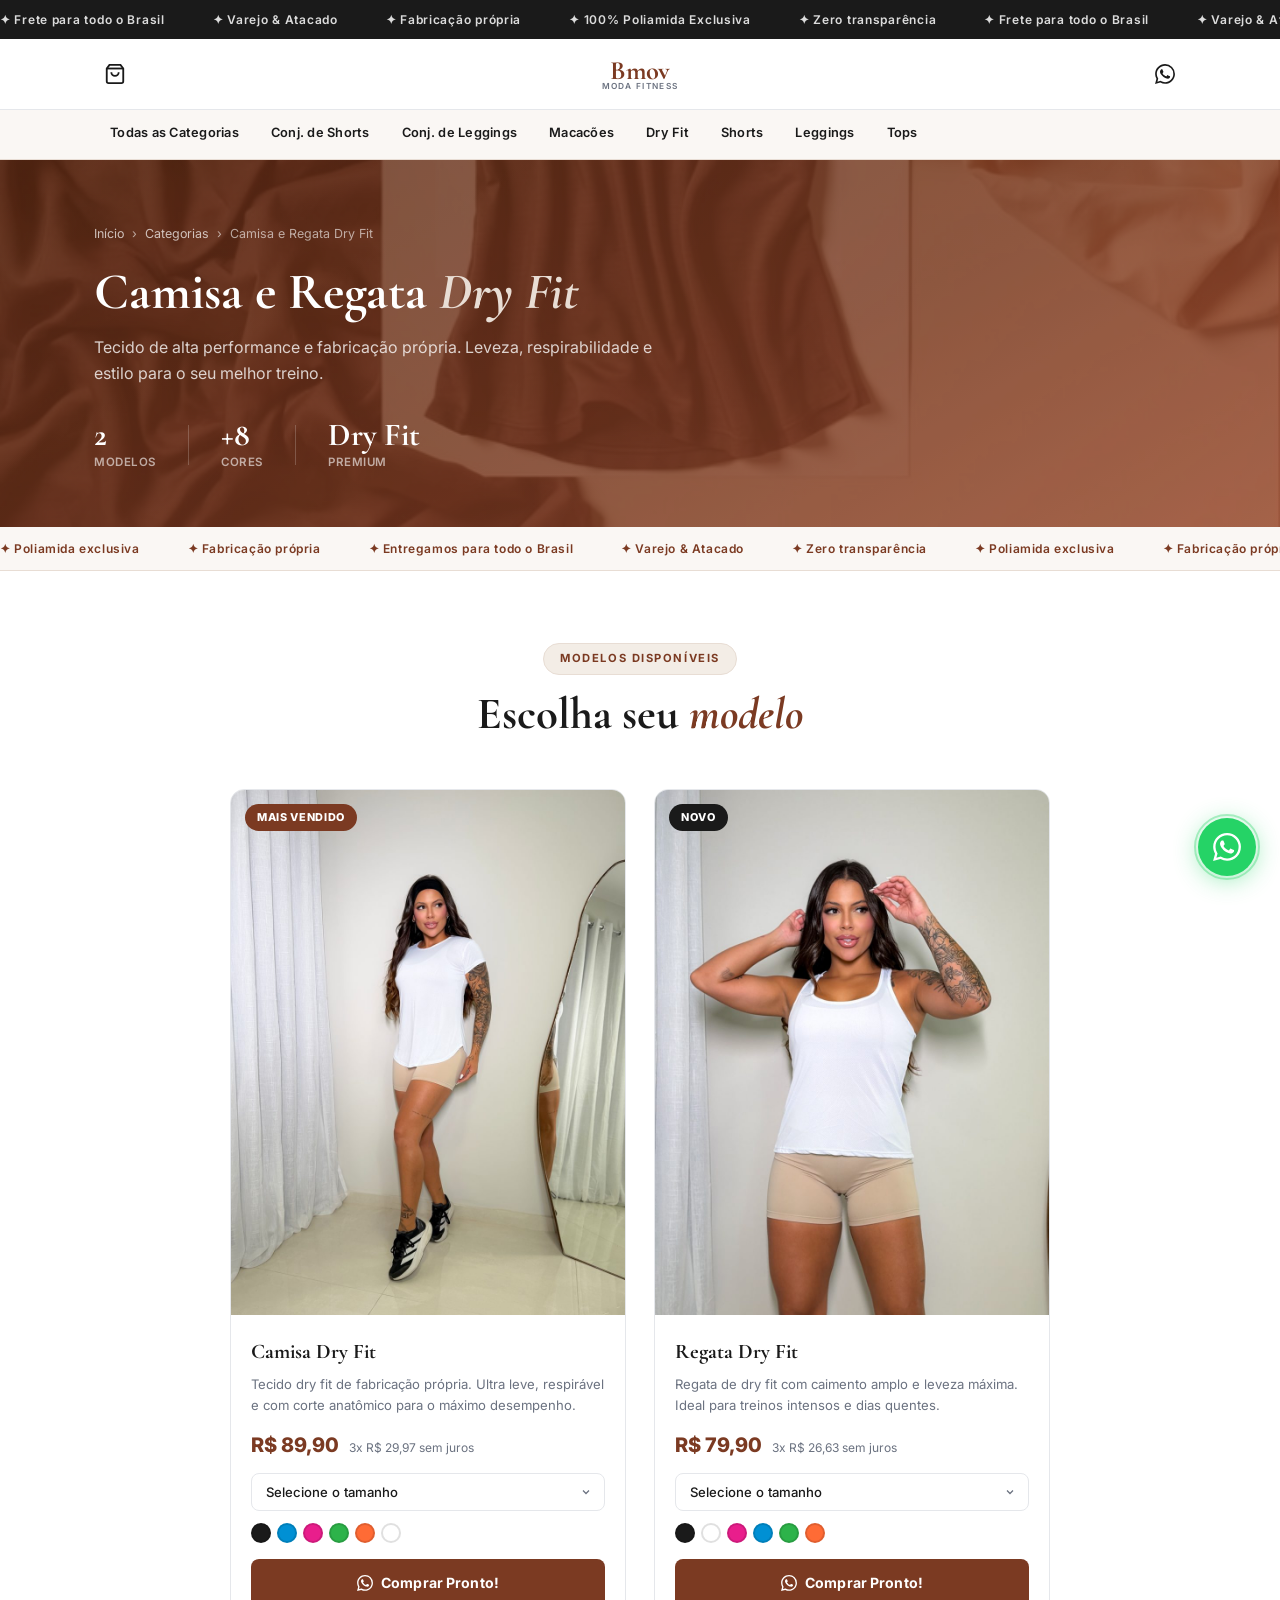
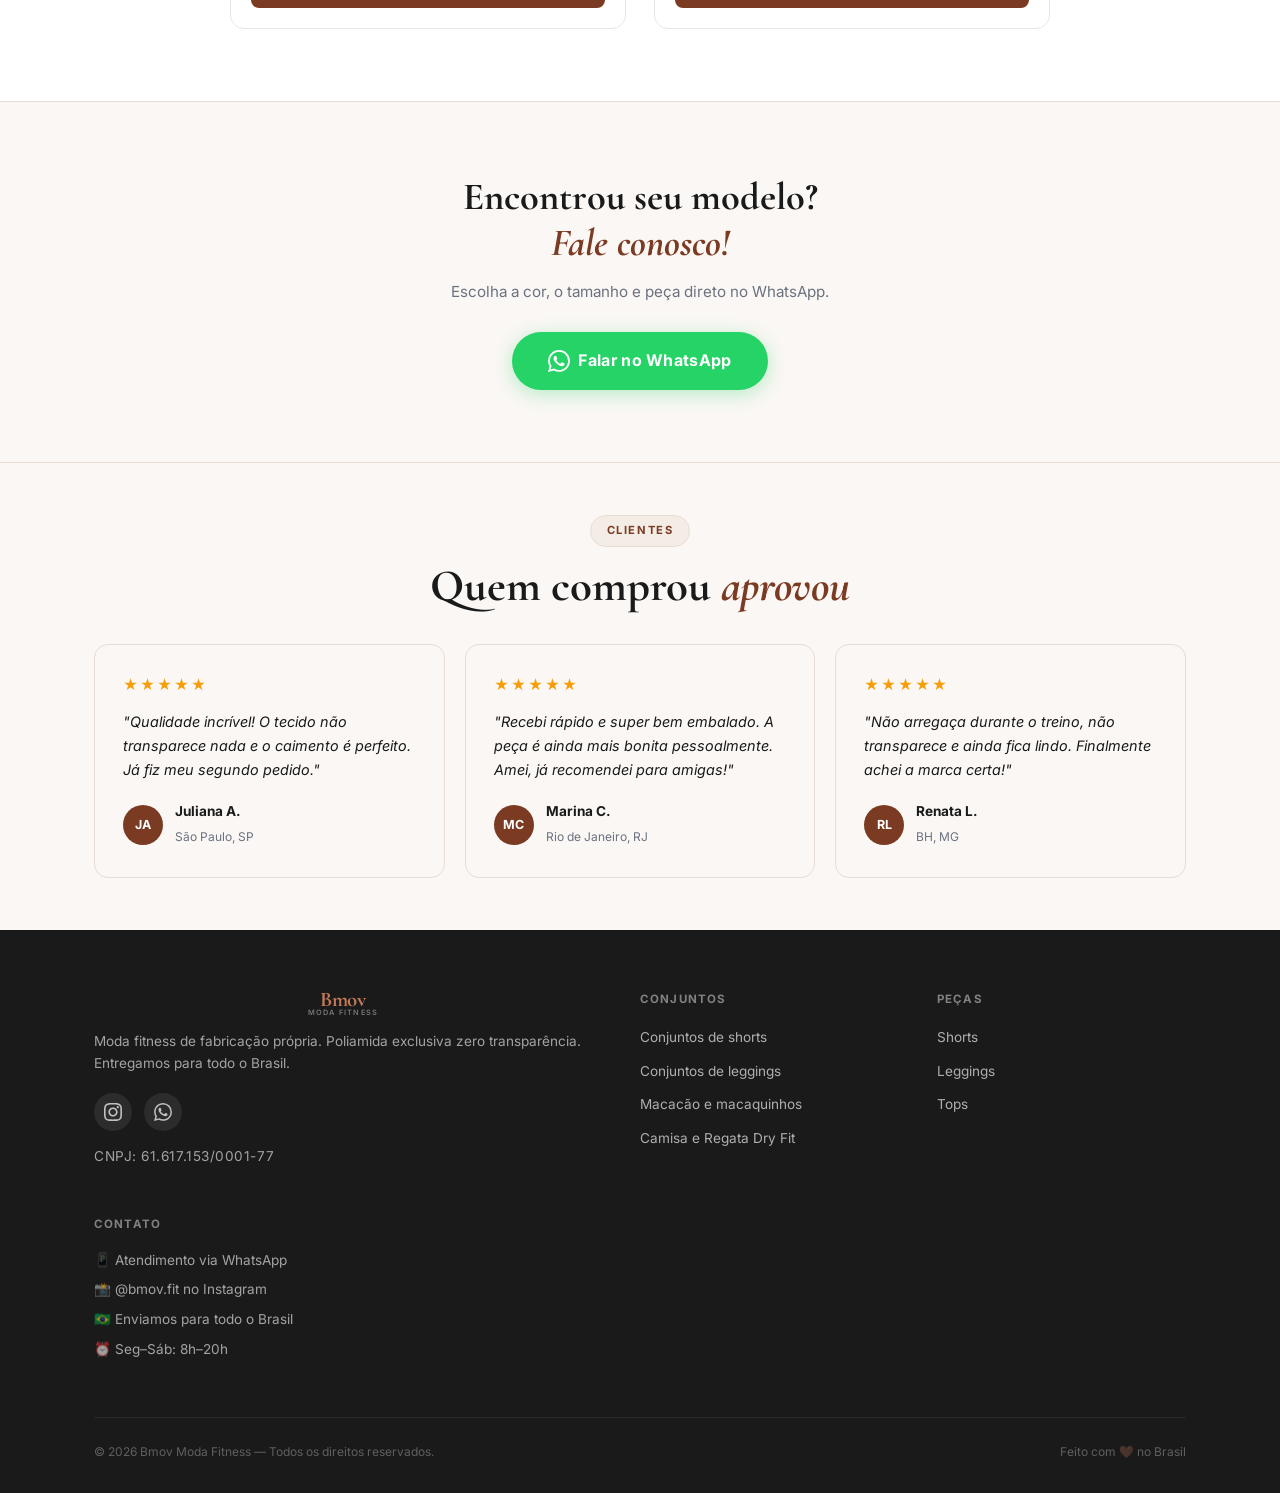
<file: dryfit.html>
﻿<!DOCTYPE html>
<html lang="pt-BR">
<head>
  <meta charset="UTF-8" /><meta name="viewport" content="width=device-width, initial-scale=1.0" />
  <title>Camisa e Regata Dry Fit — Bmov Moda Fitness</title>
  <link rel="preconnect" href="https://fonts.googleapis.com" /><link rel="preconnect" href="https://fonts.gstatic.com" crossorigin />
  <link href="https://fonts.googleapis.com/css2?family=Cormorant+Garamond:ital,wght@0,400;0,500;0,600;0,700;1,400;1,600&family=Inter:wght@300;400;500;600;700&display=swap" rel="stylesheet" />
  <link rel="stylesheet" href="style.css" />
</head>
<body>
  <div class="promo-bar"><div class="promo-bar__track"><span>✦ Frete para todo o Brasil</span><span>✦ Varejo & Atacado</span><span>✦ Fabricação própria</span><span>✦ 100% Poliamida Exclusiva</span><span>✦ Zero transparência</span><span>✦ Frete para todo o Brasil</span><span>✦ Varejo & Atacado</span><span>✦ Fabricação própria</span><span>✦ 100% Poliamida Exclusiva</span><span>✦ Zero transparência</span></div></div>

  <header class="site-header" id="siteHeader"><div class="site-header__inner"><div class="site-header__actions"><a href="comprar.html" class="site-header__icon" title="Fazer pedido"><svg width="22" height="22" viewBox="0 0 24 24" fill="none" stroke="currentColor" stroke-width="2"><path d="M6 2L3 6v14a2 2 0 002 2h14a2 2 0 002-2V6l-3-4z"/><line x1="3" y1="6" x2="21" y2="6"/><path d="M16 10a4 4 0 01-8 0"/></svg></a></div><a href="index.html" class="nav__logo"><div class="logo-circle"><span class="logo-b">Bmov</span><span class="logo-sub">moda fitness</span></div></a><div class="site-header__actions site-header__actions--right"><a href="https://wa.me/5521998464517" target="_blank" class="site-header__icon" aria-label="WhatsApp"><svg width="20" height="20" viewBox="0 0 24 24" fill="currentColor"><path d="M17.472 14.382c-.297-.149-1.758-.867-2.03-.967-.273-.099-.471-.148-.67.15-.197.297-.767.966-.94 1.164-.173.199-.347.223-.644.075-.297-.15-1.255-.463-2.39-1.475-.883-.788-1.48-1.761-1.653-2.059-.173-.297-.018-.458.13-.606.134-.133.298-.347.446-.52.149-.174.198-.298.298-.497.099-.198.05-.371-.025-.52-.075-.149-.669-1.612-.916-2.207-.242-.579-.487-.5-.669-.51-.173-.008-.371-.01-.57-.01-.198 0-.52.074-.792.372-.272.297-1.04 1.016-1.04 2.479 0 1.462 1.065 2.875 1.213 3.074.149.198 2.096 3.2 5.077 4.487.709.306 1.262.489 1.694.625.712.227 1.36.195 1.871.118.571-.085 1.758-.719 2.006-1.413.248-.694.248-1.289.173-1.413-.074-.124-.272-.198-.57-.347m-5.421 7.403h-.004a9.87 9.87 0 01-5.031-1.378l-.361-.214-3.741.982.998-3.648-.235-.374a9.86 9.86 0 01-1.51-5.26c.001-5.45 4.436-9.884 9.888-9.884 2.64 0 5.122 1.03 6.988 2.898a9.825 9.825 0 012.893 6.994c-.003 5.45-4.437 9.884-9.885 9.884m8.413-18.297A11.815 11.815 0 0012.05 0C5.495 0 .16 5.335.157 11.892c0 2.096.547 4.142 1.588 5.945L.057 24l6.305-1.654a11.882 11.882 0 005.683 1.448h.005c6.554 0 11.89-5.335 11.893-11.893a11.821 11.821 0 00-3.48-8.413z"/></svg></a><button class="nav__hamburger" id="hamburger" aria-label="Menu"><span></span><span></span><span></span></button></div></div></header>
  <nav class="cat-nav"><div class="cat-nav__inner"><a href="categorias.html" class="cat-nav__link">Todas as Categorias</a><a href="shorts.html" class="cat-nav__link">Conj. de Shorts</a><a href="leggings.html" class="cat-nav__link">Conj. de Leggings</a><a href="macacao.html" class="cat-nav__link">Macacões</a><a href="dryfit.html" class="cat-nav__link">Dry Fit</a><a href="short.html" class="cat-nav__link">Shorts</a><a href="legging.html" class="cat-nav__link">Leggings</a><a href="top.html" class="cat-nav__link">Tops</a></div></nav>
  <div class="mobile-menu" id="mobileMenu"><ul><li><a href="index.html" class="mobile-link">Página Inicial</a></li><li><a href="categorias.html" class="mobile-link">Todas as Categorias</a></li><li><a href="shorts.html" class="mobile-link">Conj. de Shorts</a></li><li><a href="leggings.html" class="mobile-link">Conj. de Leggings</a></li><li><a href="macacao.html" class="mobile-link">Macacões</a></li><li><a href="dryfit.html" class="mobile-link">Dry Fit</a></li><li><a href="short.html" class="mobile-link">Shorts</a></li><li><a href="legging.html" class="mobile-link">Leggings</a></li><li><a href="top.html" class="mobile-link">Tops</a></li><li><a href="comprar.html" class="mobile-link btn btn--brown">Comprar agora</a></li></ul></div>

  <header class="page-header">
    <div class="page-header__bg" style="background-image:url(fotos/dryfit-banner.jpg);opacity:0.2;background-size:cover;background-position:center;"></div>
    <div class="container"><div class="page-header__inner">
      <div class="breadcrumb"><a href="index.html">Início</a><span>›</span><a href="categorias.html">Categorias</a><span>›</span><span>Camisa e Regata Dry Fit</span></div>
      <h1 class="page-header__title">Camisa e Regata <em>Dry Fit</em></h1>
      <p class="page-header__sub">Tecido de alta performance e fabricação própria. Leveza, respirabilidade e estilo para o seu melhor treino.</p>
      <div class="page-header__stats">
        <div class="ph-stat"><span class="ph-stat__num">2</span><span class="ph-stat__label">Modelos</span></div>
        <div class="ph-stat__div"></div>
        <div class="ph-stat"><span class="ph-stat__num">+8</span><span class="ph-stat__label">Cores</span></div>
        <div class="ph-stat__div"></div>
        <div class="ph-stat"><span class="ph-stat__num">Dry Fit</span><span class="ph-stat__label">Premium</span></div>
      </div>
    </div></div>
  </header>

  <div class="trust-bar"><div class="trust-bar__inner"><span>✦ Poliamida exclusiva</span><span>✦ Fabricação própria</span><span>✦ Entregamos para todo o Brasil</span><span>✦ Varejo & Atacado</span><span>✦ Zero transparência</span><span>✦ Poliamida exclusiva</span><span>✦ Fabricação própria</span><span>✦ Entregamos para todo o Brasil</span><span>✦ Varejo & Atacado</span><span>✦ Zero transparência</span></div></div>

  <section class="products-listing">
    <div class="container">
      <div class="section-header"><span class="section-tag">Modelos disponíveis</span><h2 class="section-title">Escolha seu <em>modelo</em></h2></div>
      <div class="products-grid products-grid--2">

        <div class="prod-card reveal">
          <div class="prod-card__img">
            <img src="fotos/dryfit/IMG_0714.jpg" alt="Camisa Dry Fit Bmov" />
            <div class="prod-card__badge prod-card__badge--best">Mais vendido</div>
            <div class="prod-card__quick"><a href="https://wa.me/5521998464517?text=Olá!%20Quero%20a%20Camisa%20Dry%20Fit%20da%20Bmov!%20👕" target="_blank"><svg width="14" height="14" viewBox="0 0 24 24" fill="currentColor"><path d="M17.472 14.382c-.297-.149-1.758-.867-2.03-.967-.273-.099-.471-.148-.67.15-.197.297-.767.966-.94 1.164-.173.199-.347.223-.644.075-.297-.15-1.255-.463-2.39-1.475-.883-.788-1.48-1.761-1.653-2.059-.173-.297-.018-.458.13-.606.134-.133.298-.347.446-.52.149-.174.198-.298.298-.497.099-.198.05-.371-.025-.52-.075-.149-.669-1.612-.916-2.207-.242-.579-.487-.5-.669-.51-.173-.008-.371-.01-.57-.01-.198 0-.52.074-.792.372-.272.297-1.04 1.016-1.04 2.479 0 1.462 1.065 2.875 1.213 3.074.149.198 2.096 3.2 5.077 4.487.709.306 1.262.489 1.694.625.712.227 1.36.195 1.871.118.571-.085 1.758-.719 2.006-1.413.248-.694.248-1.289.173-1.413-.074-.124-.272-.198-.57-.347m-5.421 7.403h-.004a9.87 9.87 0 01-5.031-1.378l-.361-.214-3.741.982.998-3.648-.235-.374a9.86 9.86 0 01-1.51-5.26c.001-5.45 4.436-9.884 9.888-9.884 2.64 0 5.122 1.03 6.988 2.898a9.825 9.825 0 012.893 6.994c-.003 5.45-4.437 9.884-9.885 9.884m8.413-18.297A11.815 11.815 0 0012.05 0C5.495 0 .16 5.335.157 11.892c0 2.096.547 4.142 1.588 5.945L.057 24l6.305-1.654a11.882 11.882 0 005.683 1.448h.005c6.554 0 11.89-5.335 11.893-11.893a11.821 11.821 0 00-3.48-8.413z"/></svg> Pedir no WhatsApp</a></div>
          </div>
          <div class="prod-card__body">
            <h3 class="prod-card__name">Camisa Dry Fit</h3>
            <p class="prod-card__desc">Tecido dry fit de fabricação própria. Ultra leve, respirável e com corte anatômico para o máximo desempenho.</p>
            <div class="prod-card__price"><span class="price-val">R$ 89,90</span><span class="price-split">3x R$ 29,97 sem juros</span></div>
            <div class="prod-card__size"><select name="tamanho"><option value="">Selecione o tamanho</option><option value="P">P</option><option value="M">M</option><option value="G">G</option></select></div><div class="prod-card__cores"><span class="cor" style="--c:#1A1A1A" title="Preto"></span><span class="cor" style="--c:#0090D4" title="Azul"></span><span class="cor" style="--c:#E91E8C" title="Pink"></span><span class="cor" style="--c:#2DB34A" title="Verde"></span><span class="cor" style="--c:#FF6B35" title="Laranja"></span><span class="cor" style="--c:#FFFFFF" title="Branco"></span></div>
            <a href="https://wa.me/5521998464517?text=Olá!%20Quero%20a%20Camisa%20Dry%20Fit%20da%20Bmov!%20👕" target="_blank" class="prod-card__wa btn--comprar"><svg width="16" height="16" viewBox="0 0 24 24" fill="currentColor"><path d="M17.472 14.382c-.297-.149-1.758-.867-2.03-.967-.273-.099-.471-.148-.67.15-.197.297-.767.966-.94 1.164-.173.199-.347.223-.644.075-.297-.15-1.255-.463-2.39-1.475-.883-.788-1.48-1.761-1.653-2.059-.173-.297-.018-.458.13-.606.134-.133.298-.347.446-.52.149-.174.198-.298.298-.497.099-.198.05-.371-.025-.52-.075-.149-.669-1.612-.916-2.207-.242-.579-.487-.5-.669-.51-.173-.008-.371-.01-.57-.01-.198 0-.52.074-.792.372-.272.297-1.04 1.016-1.04 2.479 0 1.462 1.065 2.875 1.213 3.074.149.198 2.096 3.2 5.077 4.487.709.306 1.262.489 1.694.625.712.227 1.36.195 1.871.118.571-.085 1.758-.719 2.006-1.413.248-.694.248-1.289.173-1.413-.074-.124-.272-.198-.57-.347m-5.421 7.403h-.004a9.87 9.87 0 01-5.031-1.378l-.361-.214-3.741.982.998-3.648-.235-.374a9.86 9.86 0 01-1.51-5.26c.001-5.45 4.436-9.884 9.888-9.884 2.64 0 5.122 1.03 6.988 2.898a9.825 9.825 0 012.893 6.994c-.003 5.45-4.437 9.884-9.885 9.884m8.413-18.297A11.815 11.815 0 0012.05 0C5.495 0 .16 5.335.157 11.892c0 2.096.547 4.142 1.588 5.945L.057 24l6.305-1.654a11.882 11.882 0 005.683 1.448h.005c6.554 0 11.89-5.335 11.893-11.893a11.821 11.821 0 00-3.48-8.413z"/></svg> Comprar Pronto!</a>
          </div>
        </div>

        <div class="prod-card reveal">
          <div class="prod-card__img">
            <img src="fotos/dryfit/IMG_0729.jpg" alt="Regata Dry Fit Bmov" />
            <div class="prod-card__badge prod-card__badge--new">Novo</div>
            <div class="prod-card__quick"><a href="https://wa.me/5521998464517?text=Olá!%20Quero%20a%20Regata%20Dry%20Fit%20da%20Bmov!%20🎽" target="_blank"><svg width="14" height="14" viewBox="0 0 24 24" fill="currentColor"><path d="M17.472 14.382c-.297-.149-1.758-.867-2.03-.967-.273-.099-.471-.148-.67.15-.197.297-.767.966-.94 1.164-.173.199-.347.223-.644.075-.297-.15-1.255-.463-2.39-1.475-.883-.788-1.48-1.761-1.653-2.059-.173-.297-.018-.458.13-.606.134-.133.298-.347.446-.52.149-.174.198-.298.298-.497.099-.198.05-.371-.025-.52-.075-.149-.669-1.612-.916-2.207-.242-.579-.487-.5-.669-.51-.173-.008-.371-.01-.57-.01-.198 0-.52.074-.792.372-.272.297-1.04 1.016-1.04 2.479 0 1.462 1.065 2.875 1.213 3.074.149.198 2.096 3.2 5.077 4.487.709.306 1.262.489 1.694.625.712.227 1.36.195 1.871.118.571-.085 1.758-.719 2.006-1.413.248-.694.248-1.289.173-1.413-.074-.124-.272-.198-.57-.347m-5.421 7.403h-.004a9.87 9.87 0 01-5.031-1.378l-.361-.214-3.741.982.998-3.648-.235-.374a9.86 9.86 0 01-1.51-5.26c.001-5.45 4.436-9.884 9.888-9.884 2.64 0 5.122 1.03 6.988 2.898a9.825 9.825 0 012.893 6.994c-.003 5.45-4.437 9.884-9.885 9.884m8.413-18.297A11.815 11.815 0 0012.05 0C5.495 0 .16 5.335.157 11.892c0 2.096.547 4.142 1.588 5.945L.057 24l6.305-1.654a11.882 11.882 0 005.683 1.448h.005c6.554 0 11.89-5.335 11.893-11.893a11.821 11.821 0 00-3.48-8.413z"/></svg> Pedir no WhatsApp</a></div>
          </div>
          <div class="prod-card__body">
            <h3 class="prod-card__name">Regata Dry Fit</h3>
            <p class="prod-card__desc">Regata de dry fit com caimento amplo e leveza máxima. Ideal para treinos intensos e dias quentes.</p>
            <div class="prod-card__price"><span class="price-val">R$ 79,90</span><span class="price-split">3x R$ 26,63 sem juros</span></div>
            <div class="prod-card__size"><select name="tamanho"><option value="">Selecione o tamanho</option><option value="P">P</option><option value="M">M</option><option value="G">G</option></select></div><div class="prod-card__cores"><span class="cor" style="--c:#1A1A1A" title="Preto"></span><span class="cor" style="--c:#FFFFFF" title="Branco"></span><span class="cor" style="--c:#E91E8C" title="Pink"></span><span class="cor" style="--c:#0090D4" title="Azul"></span><span class="cor" style="--c:#2DB34A" title="Verde"></span><span class="cor" style="--c:#FF6B35" title="Laranja"></span></div>
            <a href="https://wa.me/5521998464517?text=Olá!%20Quero%20a%20Regata%20Dry%20Fit%20da%20Bmov!%20🎽" target="_blank" class="prod-card__wa btn--comprar"><svg width="16" height="16" viewBox="0 0 24 24" fill="currentColor"><path d="M17.472 14.382c-.297-.149-1.758-.867-2.03-.967-.273-.099-.471-.148-.67.15-.197.297-.767.966-.94 1.164-.173.199-.347.223-.644.075-.297-.15-1.255-.463-2.39-1.475-.883-.788-1.48-1.761-1.653-2.059-.173-.297-.018-.458.13-.606.134-.133.298-.347.446-.52.149-.174.198-.298.298-.497.099-.198.05-.371-.025-.52-.075-.149-.669-1.612-.916-2.207-.242-.579-.487-.5-.669-.51-.173-.008-.371-.01-.57-.01-.198 0-.52.074-.792.372-.272.297-1.04 1.016-1.04 2.479 0 1.462 1.065 2.875 1.213 3.074.149.198 2.096 3.2 5.077 4.487.709.306 1.262.489 1.694.625.712.227 1.36.195 1.871.118.571-.085 1.758-.719 2.006-1.413.248-.694.248-1.289.173-1.413-.074-.124-.272-.198-.57-.347m-5.421 7.403h-.004a9.87 9.87 0 01-5.031-1.378l-.361-.214-3.741.982.998-3.648-.235-.374a9.86 9.86 0 01-1.51-5.26c.001-5.45 4.436-9.884 9.888-9.884 2.64 0 5.122 1.03 6.988 2.898a9.825 9.825 0 012.893 6.994c-.003 5.45-4.437 9.884-9.885 9.884m8.413-18.297A11.815 11.815 0 0012.05 0C5.495 0 .16 5.335.157 11.892c0 2.096.547 4.142 1.588 5.945L.057 24l6.305-1.654a11.882 11.882 0 005.683 1.448h.005c6.554 0 11.89-5.335 11.893-11.893a11.821 11.821 0 00-3.48-8.413z"/></svg> Comprar Pronto!</a>
          </div>
        </div>

      </div>
    </div>
  </section>

  <section class="cat-cta-final"><div class="container"><div class="cat-cta-final__inner reveal">
    <h2>Encontrou seu modelo?<br /><em>Fale conosco!</em></h2>
    <p>Escolha a cor, o tamanho e peça direto no WhatsApp.</p>
    <a href="https://wa.me/5521998464517?text=Olá!%20Quero%20uma%20peça%20Dry%20Fit%20da%20Bmov!%20💪" target="_blank" class="btn btn--green btn--lg btn--whatsapp">
      <svg width="22" height="22" viewBox="0 0 24 24" fill="currentColor"><path d="M17.472 14.382c-.297-.149-1.758-.867-2.03-.967-.273-.099-.471-.148-.67.15-.197.297-.767.966-.94 1.164-.173.199-.347.223-.644.075-.297-.15-1.255-.463-2.39-1.475-.883-.788-1.48-1.761-1.653-2.059-.173-.297-.018-.458.13-.606.134-.133.298-.347.446-.52.149-.174.198-.298.298-.497.099-.198.05-.371-.025-.52-.075-.149-.669-1.612-.916-2.207-.242-.579-.487-.5-.669-.51-.173-.008-.371-.01-.57-.01-.198 0-.52.074-.792.372-.272.297-1.04 1.016-1.04 2.479 0 1.462 1.065 2.875 1.213 3.074.149.198 2.096 3.2 5.077 4.487.709.306 1.262.489 1.694.625.712.227 1.36.195 1.871.118.571-.085 1.758-.719 2.006-1.413.248-.694.248-1.289.173-1.413-.074-.124-.272-.198-.57-.347m-5.421 7.403h-.004a9.87 9.87 0 01-5.031-1.378l-.361-.214-3.741.982.998-3.648-.235-.374a9.86 9.86 0 01-1.51-5.26c.001-5.45 4.436-9.884 9.888-9.884 2.64 0 5.122 1.03 6.988 2.898a9.825 9.825 0 012.893 6.994c-.003 5.45-4.437 9.884-9.885 9.884m8.413-18.297A11.815 11.815 0 0012.05 0C5.495 0 .16 5.335.157 11.892c0 2.096.547 4.142 1.588 5.945L.057 24l6.305-1.654a11.882 11.882 0 005.683 1.448h.005c6.554 0 11.89-5.335 11.893-11.893a11.821 11.821 0 00-3.48-8.413z"/></svg>
      Falar no WhatsApp
    </a>
  </div></div></section>

  
  <!-- PROVA SOCIAL -->
  <section class="cat-social-proof">
    <div class="container">
      <div class="section-header">
        <span class="section-tag">Clientes</span>
        <h2 class="section-title">Quem comprou <em>aprovou</em></h2>
      </div>
      <div class="cat-proof-grid">
        <div class="dep-card reveal">
          <div class="dep-stars">★★★★★</div>
          <p>"Qualidade incrível! O tecido não transparece nada e o caimento é perfeito. Já fiz meu segundo pedido."</p>
          <div class="dep-author"><div class="dep-avatar">JA</div><div><strong>Juliana A.</strong><span>São Paulo, SP</span></div></div>
        </div>
        <div class="dep-card reveal">
          <div class="dep-stars">★★★★★</div>
          <p>"Recebi rápido e super bem embalado. A peça é ainda mais bonita pessoalmente. Amei, já recomendei para amigas!"</p>
          <div class="dep-author"><div class="dep-avatar">MC</div><div><strong>Marina C.</strong><span>Rio de Janeiro, RJ</span></div></div>
        </div>
        <div class="dep-card reveal">
          <div class="dep-stars">★★★★★</div>
          <p>"Não arregaça durante o treino, não transparece e ainda fica lindo. Finalmente achei a marca certa!"</p>
          <div class="dep-author"><div class="dep-avatar">RL</div><div><strong>Renata L.</strong><span>BH, MG</span></div></div>
        </div>
      </div>
    </div>
  </section>
<footer class="footer"><div class="container"><div class="footer__inner">
    <div class="footer__brand"><div class="logo-circle logo-circle--sm"><span class="logo-b">Bmov</span><span class="logo-sub">moda fitness</span></div><p>Moda fitness de fabricação própria. Poliamida exclusiva zero transparência. Entregamos para todo o Brasil.</p><div class="footer__social"><a href="https://instagram.com/bmov.fit" target="_blank" aria-label="Instagram"><svg width="18" height="18" viewBox="0 0 24 24" fill="currentColor"><path d="M12 2.163c3.204 0 3.584.012 4.85.07 3.252.148 4.771 1.691 4.919 4.919.058 1.265.069 1.645.069 4.849 0 3.205-.012 3.584-.069 4.849-.149 3.225-1.664 4.771-4.919 4.919-1.266.058-1.644.07-4.85.07-3.204 0-3.584-.012-4.849-.07-3.26-.149-4.771-1.699-4.919-4.92-.058-1.265-.07-1.644-.07-4.849 0-3.204.013-3.583.07-4.849.149-3.227 1.664-4.771 4.919-4.919 1.266-.057 1.645-.069 4.849-.069zm0-2.163c-3.259 0-3.667.014-4.947.072-4.358.2-6.78 2.618-6.98 6.98-.059 1.281-.073 1.689-.073 4.948 0 3.259.014 3.668.072 4.948.2 4.358 2.618 6.78 6.98 6.98 1.281.058 1.689.072 4.948.072 3.259 0 3.668-.014 4.948-.072 4.354-.2 6.782-2.618 6.979-6.98.059-1.28.073-1.689.073-4.948 0-3.259-.014-3.667-.072-4.947-.196-4.354-2.617-6.78-6.979-6.98-1.281-.059-1.69-.073-4.949-.073zm0 5.838c-3.403 0-6.162 2.759-6.162 6.162s2.759 6.163 6.162 6.163 6.162-2.759 6.162-6.163c0-3.403-2.759-6.162-6.162-6.162zm0 10.162c-2.209 0-4-1.79-4-4 0-2.209 1.791-4 4-4s4 1.791 4 4c0 2.21-1.791 4-4 4zm6.406-11.845c-.796 0-1.441.645-1.441 1.44s.645 1.44 1.441 1.44c.795 0 1.439-.645 1.439-1.44s-.644-1.44-1.439-1.44z"/></svg></a><a href="https://wa.me/5521998464517" target="_blank" aria-label="WhatsApp"><svg width="18" height="18" viewBox="0 0 24 24" fill="currentColor"><path d="M17.472 14.382c-.297-.149-1.758-.867-2.03-.967-.273-.099-.471-.148-.67.15-.197.297-.767.966-.94 1.164-.173.199-.347.223-.644.075-.297-.15-1.255-.463-2.39-1.475-.883-.788-1.48-1.761-1.653-2.059-.173-.297-.018-.458.13-.606.134-.133.298-.347.446-.52.149-.174.198-.298.298-.497.099-.198.05-.371-.025-.52-.075-.149-.669-1.612-.916-2.207-.242-.579-.487-.5-.669-.51-.173-.008-.371-.01-.57-.01-.198 0-.52.074-.792.372-.272.297-1.04 1.016-1.04 2.479 0 1.462 1.065 2.875 1.213 3.074.149.198 2.096 3.2 5.077 4.487.709.306 1.262.489 1.694.625.712.227 1.36.195 1.871.118.571-.085 1.758-.719 2.006-1.413.248-.694.248-1.289.173-1.413-.074-.124-.272-.198-.57-.347m-5.421 7.403h-.004a9.87 9.87 0 01-5.031-1.378l-.361-.214-3.741.982.998-3.648-.235-.374a9.86 9.86 0 01-1.51-5.26c.001-5.45 4.436-9.884 9.888-9.884 2.64 0 5.122 1.03 6.988 2.898a9.825 9.825 0 012.893 6.994c-.003 5.45-4.437 9.884-9.885 9.884m8.413-18.297A11.815 11.815 0 0012.05 0C5.495 0 .16 5.335.157 11.892c0 2.096.547 4.142 1.588 5.945L.057 24l6.305-1.654a11.882 11.882 0 005.683 1.448h.005c6.554 0 11.89-5.335 11.893-11.893a11.821 11.821 0 00-3.48-8.413z"/></svg></a></div><p class="footer__cnpj">CNPJ: 61.617.153/0001-77</p></div>
    <div class="footer__links"><h4>Conjuntos</h4><ul><li><a href="shorts.html">Conjuntos de shorts</a></li><li><a href="leggings.html">Conjuntos de leggings</a></li><li><a href="macacao.html">Macacão e macaquinhos</a></li><li><a href="dryfit.html">Camisa e Regata Dry Fit</a></li></ul></div>
    <div class="footer__links"><h4>Peças</h4><ul><li><a href="short.html">Shorts</a></li><li><a href="legging.html">Leggings</a></li><li><a href="top.html">Tops</a></li></ul></div>
    <div class="footer__contact"><h4>Contato</h4><p>📱 Atendimento via WhatsApp</p><p>📸 @bmov.fit no Instagram</p><p>🇧🇷 Enviamos para todo o Brasil</p><p>⏰ Seg–Sáb: 8h–20h</p></div>
  </div><div class="footer__bottom"><p>© 2026 Bmov Moda Fitness — Todos os direitos reservados.</p><p>Feito com 🤎 no Brasil</p></div></div></footer>

    <!-- STICKY CTA MOBILE -->
  <div class="sticky-cta-mobile">
    <a href="comprar.html" class="btn btn--brown">🛒 Fazer pedido</a>
    <a href="https://wa.me/5521998464517?text=Olá!%20Vim%20pelo%20site%20da%20Bmov%20e%20quero%20ver%20a%20coleção!" target="_blank" class="btn btn--green btn--whatsapp">WhatsApp</a>
  </div>
<a href="https://wa.me/5521998464517?text=Olá!%20Vim%20pelo%20site%20da%20Bmov%20Moda%20Fitness%20e%20quero%20ver%20a%20coleção%20💪" target="_blank" class="whatsapp-float" aria-label="WhatsApp"><svg width="28" height="28" viewBox="0 0 24 24" fill="currentColor"><path d="M17.472 14.382c-.297-.149-1.758-.867-2.03-.967-.273-.099-.471-.148-.67.15-.197.297-.767.966-.94 1.164-.173.199-.347.223-.644.075-.297-.15-1.255-.463-2.39-1.475-.883-.788-1.48-1.761-1.653-2.059-.173-.297-.018-.458.13-.606.134-.133.298-.347.446-.52.149-.174.198-.298.298-.497.099-.198.05-.371-.025-.52-.075-.149-.669-1.612-.916-2.207-.242-.579-.487-.5-.669-.51-.173-.008-.371-.01-.57-.01-.198 0-.52.074-.792.372-.272.297-1.04 1.016-1.04 2.479 0 1.462 1.065 2.875 1.213 3.074.149.198 2.096 3.2 5.077 4.487.709.306 1.262.489 1.694.625.712.227 1.36.195 1.871.118.571-.085 1.758-.719 2.006-1.413.248-.694.248-1.289.173-1.413-.074-.124-.272-.198-.57-.347m-5.421 7.403h-.004a9.87 9.87 0 01-5.031-1.378l-.361-.214-3.741.982.998-3.648-.235-.374a9.86 9.86 0 01-1.51-5.26c.001-5.45 4.436-9.884 9.888-9.884 2.64 0 5.122 1.03 6.988 2.898a9.825 9.825 0 012.893 6.994c-.003 5.45-4.437 9.884-9.885 9.884m8.413-18.297A11.815 11.815 0 0012.05 0C5.495 0 .16 5.335.157 11.892c0 2.096.547 4.142 1.588 5.945L.057 24l6.305-1.654a11.882 11.882 0 005.683 1.448h.005c6.554 0 11.89-5.335 11.893-11.893a11.821 11.821 0 00-3.48-8.413z"/></svg></a>
  <script src="script.js"></script>
</body>
</html>
</file>
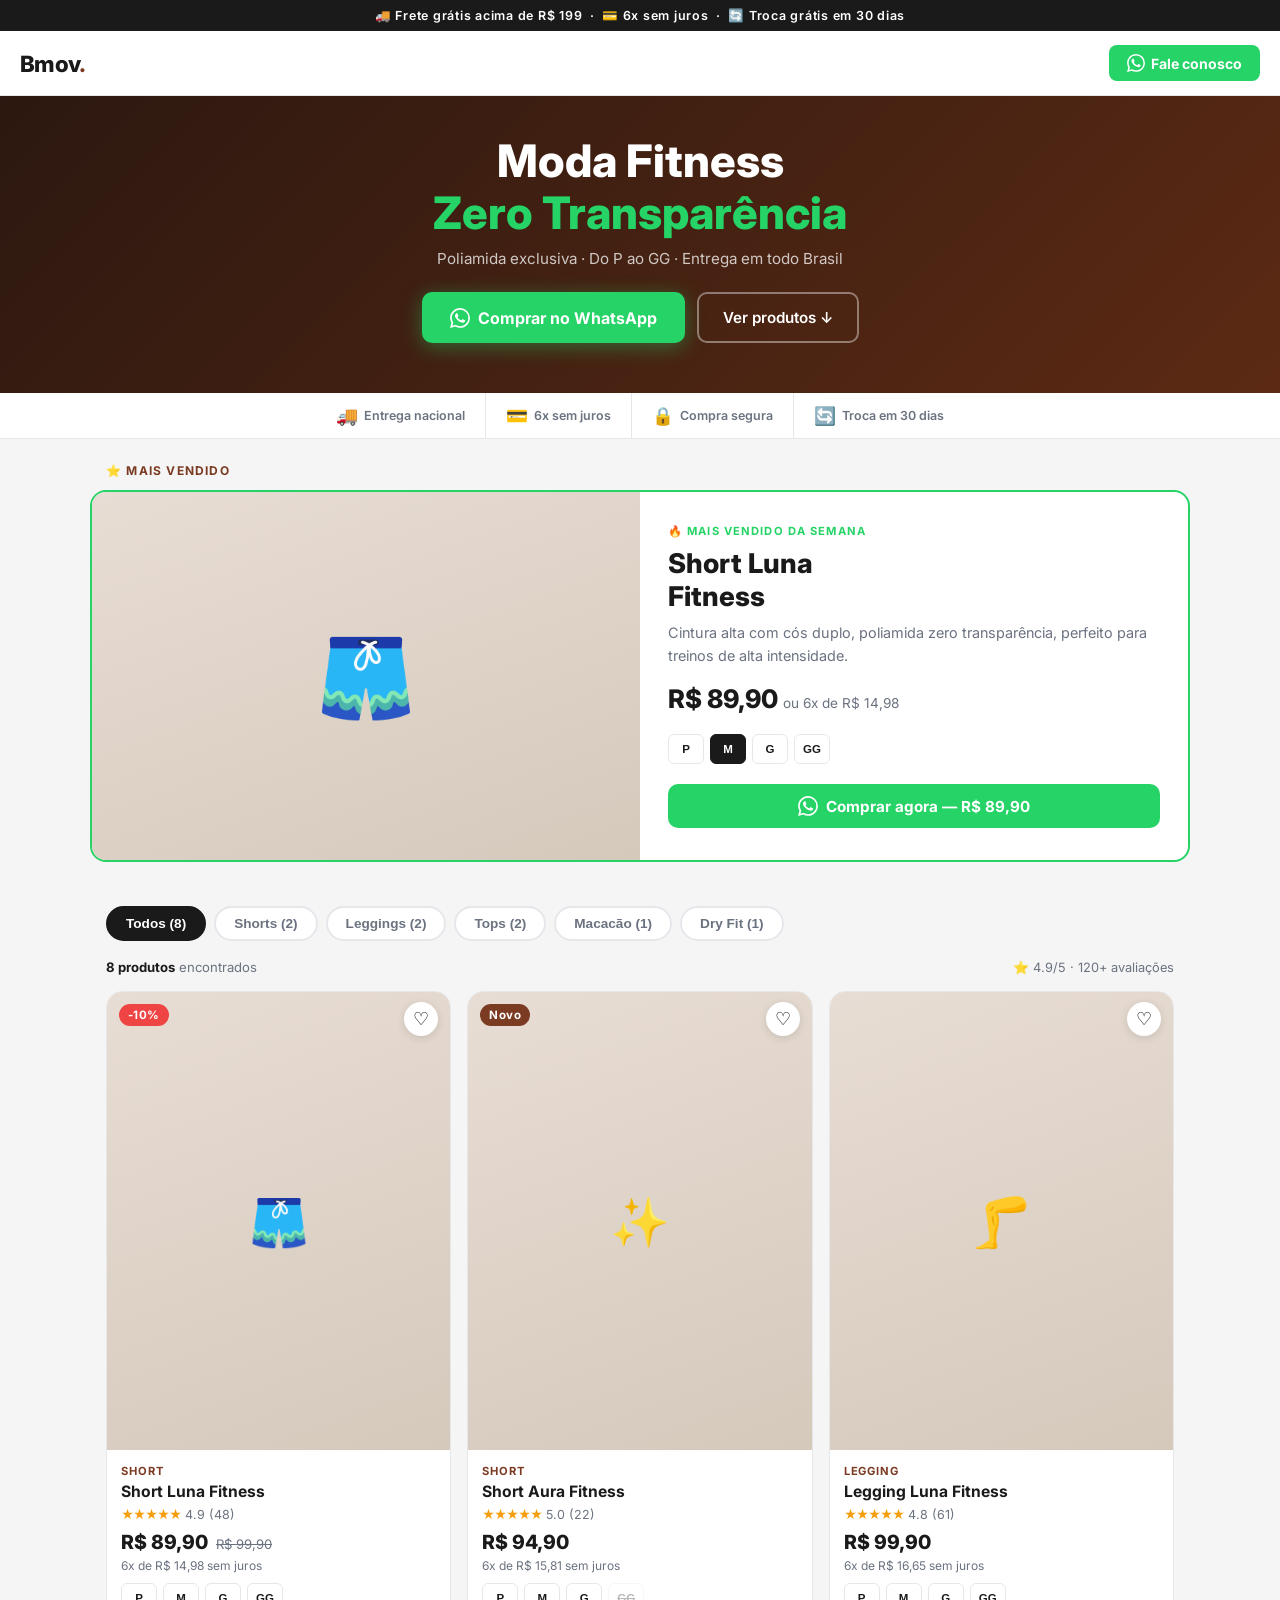
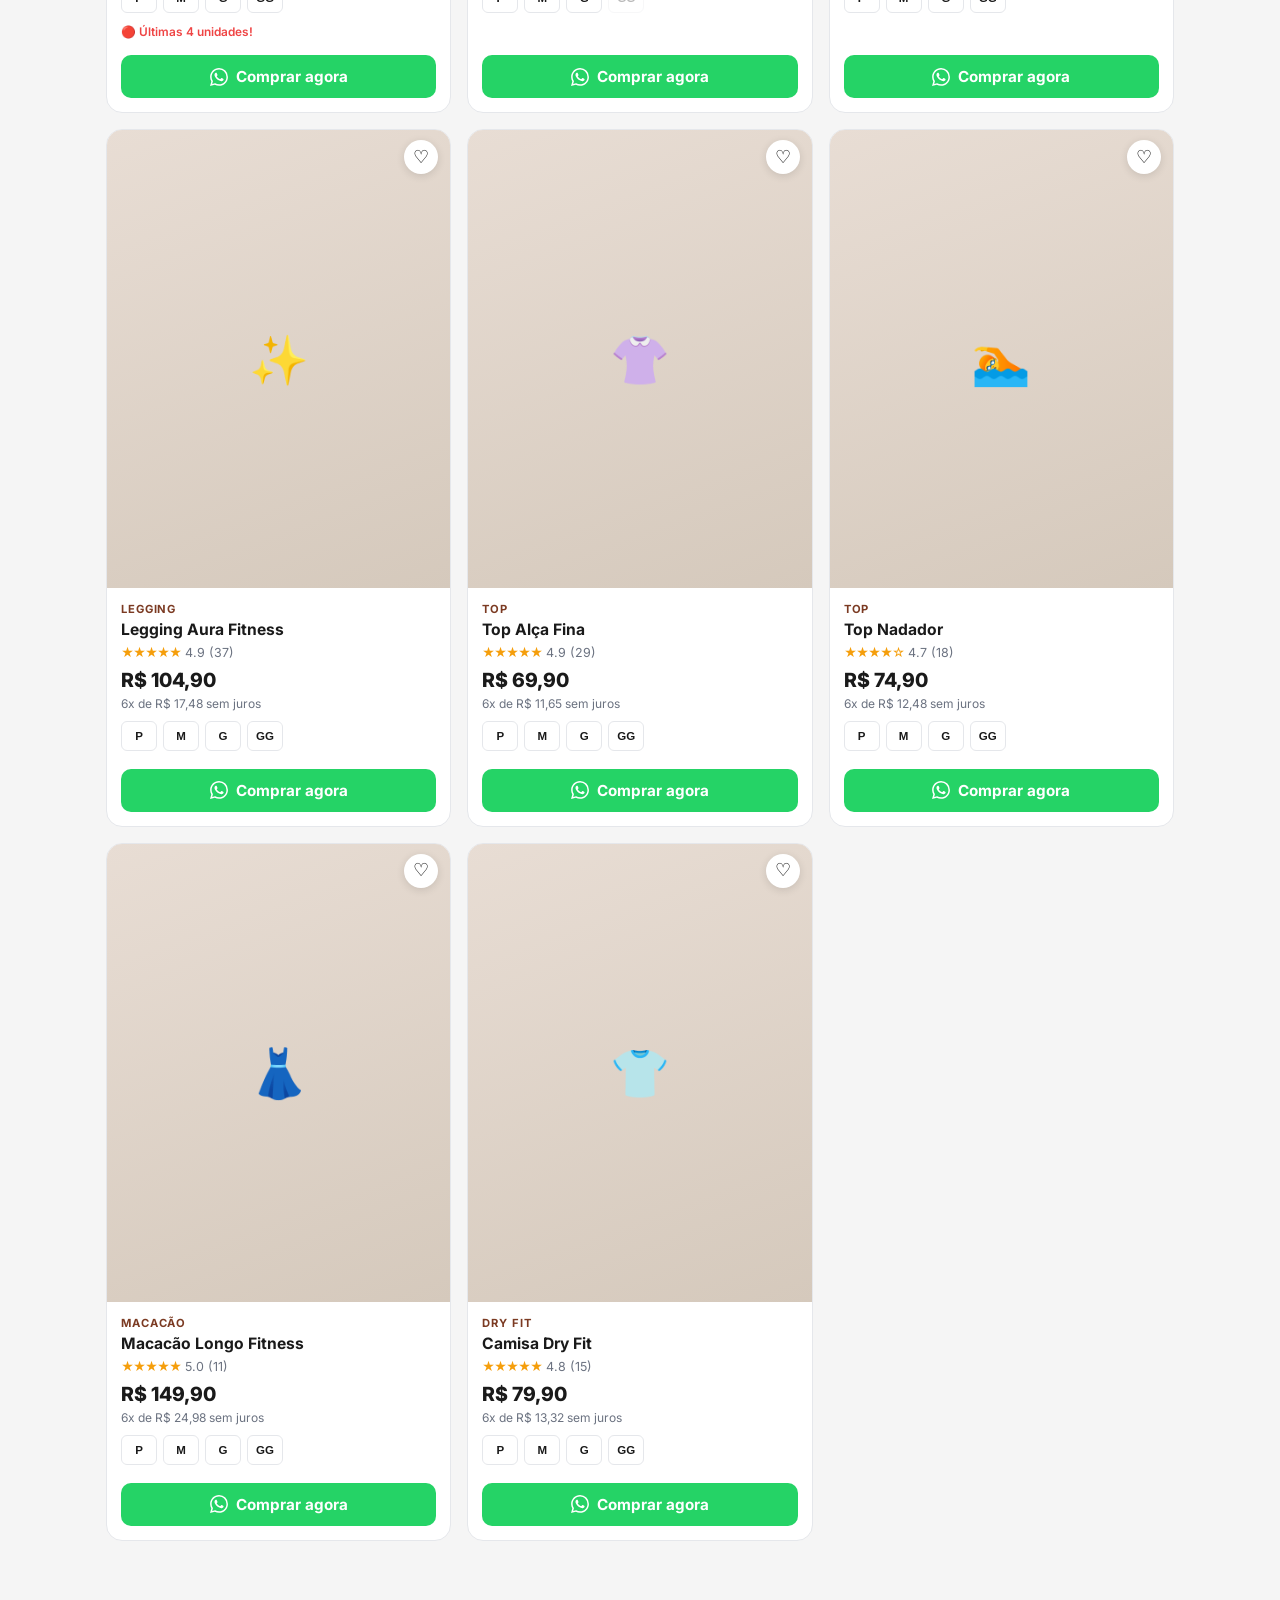
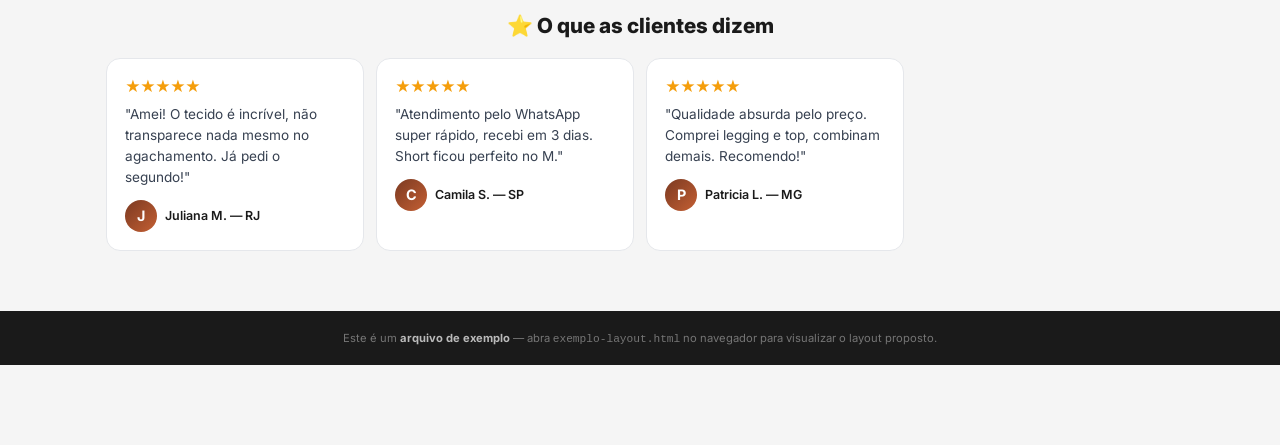
<file: _backup/exemplo-layout.html>
<!DOCTYPE html>
<html lang="pt-BR">
<head>
  <meta charset="UTF-8" />
  <meta name="viewport" content="width=device-width, initial-scale=1.0" />
  <title>Bmov — Exemplo de Layout Loja</title>
  <link rel="preconnect" href="https://fonts.googleapis.com" />
  <link href="https://fonts.googleapis.com/css2?family=Inter:wght@300;400;500;600;700;800&display=swap" rel="stylesheet" />
  <style>
    *, *::before, *::after { box-sizing: border-box; margin: 0; padding: 0; }
    :root {
      --green:  #25D366;
      --green2: #1ebe5d;
      --brown:  #7B3A22;
      --cream:  #FAF7F4;
      --black:  #1A1A1A;
      --gray:   #6B7280;
      --border: #E5E7EB;
      --red:    #EF4444;
    }
    body { font-family: 'Inter', sans-serif; background: #f5f5f5; color: var(--black); padding-bottom: 80px; }

    /* ── TOP BAR ─────────────────────────────── */
    .topbar {
      background: var(--black);
      color: #fff;
      text-align: center;
      font-size: 0.78rem;
      font-weight: 600;
      letter-spacing: 0.06em;
      padding: 8px 16px;
    }

    /* ── NAV ─────────────────────────────────── */
    .nav {
      background: #fff;
      border-bottom: 1px solid var(--border);
      position: sticky;
      top: 0;
      z-index: 100;
      padding: 14px 20px;
      display: flex;
      align-items: center;
      justify-content: space-between;
    }
    .nav__logo { font-size: 1.4rem; font-weight: 800; letter-spacing: -0.03em; text-decoration: none; color: var(--black); }
    .nav__logo span { color: var(--brown); }
    .nav__cta {
      background: var(--green);
      color: #fff;
      text-decoration: none;
      padding: 9px 18px;
      border-radius: 8px;
      font-weight: 700;
      font-size: 0.88rem;
      display: flex;
      align-items: center;
      gap: 6px;
    }

    /* ── HERO MINI ───────────────────────────── */
    .hero-mini {
      background: linear-gradient(135deg, #2C1810 0%, #5C2A14 100%);
      color: #fff;
      text-align: center;
      padding: 40px 20px 50px;
    }
    .hero-mini h1 { font-size: clamp(1.6rem, 5vw, 2.8rem); font-weight: 800; line-height: 1.15; margin-bottom: 10px; }
    .hero-mini h1 em { color: var(--green); font-style: normal; }
    .hero-mini p { color: rgba(255,255,255,0.75); font-size: 0.95rem; margin-bottom: 24px; }
    .hero-mini .hero-btns { display: flex; gap: 12px; justify-content: center; flex-wrap: wrap; }
    .btn-wa-lg {
      background: var(--green);
      color: #fff;
      text-decoration: none;
      padding: 14px 28px;
      border-radius: 10px;
      font-weight: 700;
      font-size: 1rem;
      display: flex;
      align-items: center;
      gap: 8px;
      box-shadow: 0 4px 20px rgba(37,211,102,0.4);
    }
    .btn-outline {
      background: transparent;
      color: #fff;
      text-decoration: none;
      padding: 14px 24px;
      border-radius: 10px;
      font-weight: 600;
      font-size: 0.95rem;
      border: 2px solid rgba(255,255,255,0.4);
    }

    /* ── TRUST ROW ───────────────────────────── */
    .trust {
      background: #fff;
      border-bottom: 1px solid var(--border);
      display: flex;
      justify-content: center;
      gap: 0;
      overflow-x: auto;
    }
    .trust__item {
      display: flex;
      align-items: center;
      gap: 6px;
      padding: 12px 20px;
      font-size: 0.78rem;
      font-weight: 600;
      color: var(--gray);
      white-space: nowrap;
      border-right: 1px solid var(--border);
    }
    .trust__item:last-child { border-right: none; }
    .trust__icon { font-size: 1.1rem; }

    /* ── FILTROS ─────────────────────────────── */
    .filters {
      display: flex;
      gap: 8px;
      padding: 20px 16px 10px;
      overflow-x: auto;
      max-width: 1100px;
      margin: 0 auto;
    }
    .filter-btn {
      background: #fff;
      border: 2px solid var(--border);
      border-radius: 50px;
      padding: 8px 18px;
      font-size: 0.85rem;
      font-weight: 600;
      cursor: pointer;
      white-space: nowrap;
      color: var(--gray);
      transition: all .2s;
    }
    .filter-btn.active {
      background: var(--black);
      border-color: var(--black);
      color: #fff;
    }

    /* ── SORT/COUNT BAR ──────────────────────── */
    .sort-bar {
      display: flex;
      align-items: center;
      justify-content: space-between;
      padding: 8px 16px 16px;
      max-width: 1100px;
      margin: 0 auto;
      font-size: 0.82rem;
      color: var(--gray);
    }
    .sort-bar strong { color: var(--black); }

    /* ── GRID DE PRODUTOS ────────────────────── */
    .produtos {
      display: grid;
      grid-template-columns: repeat(auto-fill, minmax(260px, 1fr));
      gap: 16px;
      padding: 0 16px 32px;
      max-width: 1100px;
      margin: 0 auto;
    }

    /* ── CARD ────────────────────────────────── */
    .card {
      background: #fff;
      border-radius: 16px;
      overflow: hidden;
      border: 1px solid var(--border);
      display: flex;
      flex-direction: column;
      transition: transform .2s, box-shadow .2s;
    }
    .card:hover { transform: translateY(-3px); box-shadow: 0 8px 30px rgba(0,0,0,0.1); }

    .card__img-wrap {
      position: relative;
      background: #f0ebe3;
      aspect-ratio: 3/4;
      overflow: hidden;
    }
    .card__img-wrap img {
      width: 100%; height: 100%;
      object-fit: cover;
      object-position: center 15%;
    }
    /* placeholder se sem imagem */
    .card__img-ph {
      width: 100%; height: 100%;
      display: flex;
      align-items: center;
      justify-content: center;
      background: linear-gradient(160deg, #e8ddd4, #d5c9bc);
      font-size: 3rem;
    }
    .card__badge {
      position: absolute;
      top: 12px; left: 12px;
      background: var(--red);
      color: #fff;
      font-size: 0.72rem;
      font-weight: 700;
      padding: 4px 9px;
      border-radius: 50px;
      letter-spacing: 0.04em;
    }
    .card__badge--new {
      background: var(--brown);
    }
    .card__fav {
      position: absolute;
      top: 10px; right: 12px;
      background: #fff;
      border: none;
      border-radius: 50%;
      width: 34px; height: 34px;
      display: flex; align-items: center; justify-content: center;
      cursor: pointer;
      font-size: 1.1rem;
      box-shadow: 0 2px 8px rgba(0,0,0,0.12);
    }

    .card__body {
      padding: 14px 14px 6px;
      flex: 1;
    }
    .card__cat {
      font-size: 0.7rem;
      font-weight: 700;
      letter-spacing: 0.08em;
      color: var(--brown);
      text-transform: uppercase;
      margin-bottom: 4px;
    }
    .card__name {
      font-size: 0.98rem;
      font-weight: 700;
      color: var(--black);
      margin-bottom: 6px;
    }

    /* Avaliação inline */
    .card__stars {
      display: flex;
      align-items: center;
      gap: 4px;
      margin-bottom: 8px;
      font-size: 0.78rem;
      color: var(--gray);
    }
    .stars { color: #F59E0B; letter-spacing: -1px; }

    /* Preço */
    .card__price {
      display: flex;
      align-items: baseline;
      gap: 8px;
      margin-bottom: 10px;
    }
    .card__price .price-now {
      font-size: 1.22rem;
      font-weight: 800;
      color: var(--black);
    }
    .card__price .price-old {
      font-size: 0.82rem;
      color: var(--gray);
      text-decoration: line-through;
    }
    .card__price .price-install {
      font-size: 0.75rem;
      color: var(--gray);
    }

    /* Seletor de tamanhos */
    .card__sizes {
      display: flex;
      gap: 6px;
      margin-bottom: 12px;
      flex-wrap: wrap;
    }
    .size-btn {
      border: 1.5px solid var(--border);
      background: none;
      border-radius: 6px;
      width: 36px; height: 30px;
      font-size: 0.72rem;
      font-weight: 700;
      cursor: pointer;
      color: var(--black);
      transition: all .15s;
    }
    .size-btn:hover, .size-btn.selected {
      background: var(--black);
      border-color: var(--black);
      color: #fff;
    }
    .size-btn.esgotado {
      opacity: 0.3;
      cursor: not-allowed;
      text-decoration: line-through;
    }

    /* Estoque / urgência */
    .card__stock {
      font-size: 0.74rem;
      color: var(--red);
      font-weight: 600;
      margin-bottom: 10px;
    }

    /* CTA */
    .card__footer {
      padding: 0 14px 14px;
    }
    .btn-comprar {
      display: flex;
      align-items: center;
      justify-content: center;
      gap: 8px;
      width: 100%;
      background: var(--green);
      color: #fff;
      text-decoration: none;
      padding: 12px;
      border-radius: 10px;
      font-weight: 700;
      font-size: 0.95rem;
      transition: background .2s;
    }
    .btn-comprar:hover { background: var(--green2); }

    /* ── SEÇÃO DESTAQUE (1 produto em foco) ──── */
    .destaque {
      background: #fff;
      border-radius: 16px;
      border: 2px solid var(--green);
      display: grid;
      grid-template-columns: 1fr 1fr;
      overflow: hidden;
      max-width: 1100px;
      margin: 0 auto 24px;
    }
    @media(max-width:600px){ .destaque { grid-template-columns: 1fr; } }
    .destaque__img {
      background: linear-gradient(160deg, #e8ddd4, #d5c9bc);
      min-height: 320px;
      display: flex; align-items: center; justify-content: center;
      font-size: 5rem;
    }
    .destaque__body {
      padding: 32px 28px;
      display: flex;
      flex-direction: column;
      justify-content: center;
    }
    .destaque__label {
      font-size: 0.7rem;
      font-weight: 700;
      letter-spacing: 0.1em;
      color: var(--green);
      text-transform: uppercase;
      margin-bottom: 10px;
    }
    .destaque__body h2 { font-size: 1.7rem; font-weight: 800; margin-bottom: 8px; line-height: 1.2; }
    .destaque__body p { font-size: 0.9rem; color: var(--gray); margin-bottom: 16px; line-height: 1.6; }
    .destaque__price { font-size: 1.6rem; font-weight: 800; margin-bottom: 20px; }
    .destaque__price small { font-size: 0.85rem; font-weight: 400; color: var(--gray); }

    /* ── STICKY BAR ──────────────────────────── */
    .sticky-wa-bar {
      display: none;
    }
    @media(max-width: 900px) {
      .sticky-wa-bar {
        display: flex;
        position: fixed;
        bottom: 0; left: 0; right: 0;
        background: var(--green);
        color: #fff;
        text-decoration: none;
        padding: 16px 24px;
        font-weight: 700;
        font-size: 1rem;
        align-items: center;
        justify-content: center;
        gap: 10px;
        z-index: 9999;
        box-shadow: 0 -4px 20px rgba(37,211,102,0.4);
      }
    }

    /* ── SEÇÃO COR ───────────────────────────── */
    .cores-section {
      background: #fff;
      padding: 40px 20px;
      text-align: center;
      margin-top: 8px;
    }
    .cores-section h2 { font-size: 1.4rem; font-weight: 800; margin-bottom: 6px; }
    .cores-section p { color: var(--gray); font-size: 0.88rem; margin-bottom: 24px; }
    .cores-grid {
      display: flex;
      justify-content: center;
      gap: 10px;
      flex-wrap: wrap;
      max-width: 500px;
      margin: 0 auto 24px;
    }
    .cor-btn {
      width: 44px; height: 44px;
      border-radius: 50%;
      border: 3px solid transparent;
      cursor: pointer;
      transition: transform .15s;
    }
    .cor-btn:hover, .cor-btn.selected { transform: scale(1.15); border-color: var(--black); }

    /* ── DEPOIMENTOS ─────────────────────────── */
    .depos {
      padding: 40px 16px;
      max-width: 1100px;
      margin: 0 auto;
    }
    .depos h2 { font-size: 1.3rem; font-weight: 800; margin-bottom: 20px; text-align: center; }
    .depos-grid {
      display: grid;
      grid-template-columns: repeat(auto-fill, minmax(240px, 1fr));
      gap: 12px;
    }
    .depo-card {
      background: #fff;
      border-radius: 14px;
      padding: 18px;
      border: 1px solid var(--border);
    }
    .depo-card .stars { font-size: 0.95rem; margin-bottom: 8px; display: block; }
    .depo-card p { font-size: 0.85rem; color: #374151; line-height: 1.55; margin-bottom: 12px; }
    .depo-card .depo-autor {
      display: flex;
      align-items: center;
      gap: 8px;
      font-size: 0.78rem;
      font-weight: 600;
    }
    .depo-avatar {
      width: 32px; height: 32px;
      border-radius: 50%;
      background: linear-gradient(135deg, var(--brown), #c45f33);
      display: flex; align-items: center; justify-content: center;
      color: #fff;
      font-size: 0.9rem;
      font-weight: 700;
    }

    /* Note de rodapé */
    .nota {
      text-align: center;
      padding: 20px;
      font-size: 0.7rem;
      color: #999;
      background: var(--black);
      color: rgba(255,255,255,0.4);
      margin-top: 20px;
    }
    .nota strong { color: rgba(255,255,255,0.7); }
  </style>
</head>
<body>

<!-- TOP BAR -->
<div class="topbar">🚚 Frete grátis acima de R$ 199 &nbsp;·&nbsp; 💳 6x sem juros &nbsp;·&nbsp; 🔄 Troca grátis em 30 dias</div>

<!-- NAV -->
<nav class="nav">
  <a href="#" class="nav__logo">Bmov<span>.</span></a>
  <a href="https://wa.me/5521998464517" class="nav__cta">
    <svg width="18" height="18" viewBox="0 0 24 24" fill="currentColor"><path d="M17.472 14.382c-.297-.149-1.758-.867-2.03-.967-.273-.099-.471-.148-.67.15-.197.297-.767.966-.94 1.164-.173.199-.347.223-.644.075-.297-.15-1.255-.463-2.39-1.475-.883-.788-1.48-1.761-1.653-2.059-.173-.297-.018-.458.13-.606.134-.133.298-.347.446-.52.149-.174.198-.298.298-.497.099-.198.05-.371-.025-.52-.075-.149-.669-1.612-.916-2.207-.242-.579-.487-.5-.669-.51-.173-.008-.371-.01-.57-.01-.198 0-.52.074-.792.372-.272.297-1.04 1.016-1.04 2.479 0 1.462 1.065 2.875 1.213 3.074.149.198 2.096 3.2 5.077 4.487.709.306 1.262.489 1.694.625.712.227 1.36.195 1.871.118.571-.085 1.758-.719 2.006-1.413.248-.694.248-1.289.173-1.413-.074-.124-.272-.198-.57-.347m-5.421 7.403h-.004a9.87 9.87 0 01-5.031-1.378l-.361-.214-3.741.982.998-3.648-.235-.374a9.86 9.86 0 01-1.51-5.26c.001-5.45 4.436-9.884 9.888-9.884 2.64 0 5.122 1.03 6.988 2.898a9.825 9.825 0 012.893 6.994c-.003 5.45-4.437 9.884-9.885 9.884m8.413-18.297A11.815 11.815 0 0012.05 0C5.495 0 .16 5.335.157 11.892c0 2.096.547 4.142 1.588 5.945L.057 24l6.305-1.654a11.882 11.882 0 005.683 1.448h.005c6.554 0 11.89-5.335 11.893-11.893a11.821 11.821 0 00-3.48-8.413z"/></svg>
    Fale conosco
  </a>
</nav>

<!-- HERO MINI -->
<section class="hero-mini">
  <h1>Moda Fitness<br/><em>Zero Transparência</em></h1>
  <p>Poliamida exclusiva · Do P ao GG · Entrega em todo Brasil</p>
  <div class="hero-btns">
    <a href="https://wa.me/5521998464517?text=Olá!%20Quero%20ver%20os%20produtos%20da%20Bmov!" class="btn-wa-lg">
      <svg width="20" height="20" viewBox="0 0 24 24" fill="currentColor"><path d="M17.472 14.382c-.297-.149-1.758-.867-2.03-.967-.273-.099-.471-.148-.67.15-.197.297-.767.966-.94 1.164-.173.199-.347.223-.644.075-.297-.15-1.255-.463-2.39-1.475-.883-.788-1.48-1.761-1.653-2.059-.173-.297-.018-.458.13-.606.134-.133.298-.347.446-.52.149-.174.198-.298.298-.497.099-.198.05-.371-.025-.52-.075-.149-.669-1.612-.916-2.207-.242-.579-.487-.5-.669-.51-.173-.008-.371-.01-.57-.01-.198 0-.52.074-.792.372-.272.297-1.04 1.016-1.04 2.479 0 1.462 1.065 2.875 1.213 3.074.149.198 2.096 3.2 5.077 4.487.709.306 1.262.489 1.694.625.712.227 1.36.195 1.871.118.571-.085 1.758-.719 2.006-1.413.248-.694.248-1.289.173-1.413-.074-.124-.272-.198-.57-.347m-5.421 7.403h-.004a9.87 9.87 0 01-5.031-1.378l-.361-.214-3.741.982.998-3.648-.235-.374a9.86 9.86 0 01-1.51-5.26c.001-5.45 4.436-9.884 9.888-9.884 2.64 0 5.122 1.03 6.988 2.898a9.825 9.825 0 012.893 6.994c-.003 5.45-4.437 9.884-9.885 9.884m8.413-18.297A11.815 11.815 0 0012.05 0C5.495 0 .16 5.335.157 11.892c0 2.096.547 4.142 1.588 5.945L.057 24l6.305-1.654a11.882 11.882 0 005.683 1.448h.005c6.554 0 11.89-5.335 11.893-11.893a11.821 11.821 0 00-3.48-8.413z"/></svg>
      Comprar no WhatsApp
    </a>
    <a href="#produtos" class="btn-outline">Ver produtos ↓</a>
  </div>
</section>

<!-- TRUST BAR -->
<div class="trust">
  <div class="trust__item"><span class="trust__icon">🚚</span> Entrega nacional</div>
  <div class="trust__item"><span class="trust__icon">💳</span> 6x sem juros</div>
  <div class="trust__item"><span class="trust__icon">🔒</span> Compra segura</div>
  <div class="trust__item"><span class="trust__icon">🔄</span> Troca em 30 dias</div>
</div>

<!-- PRODUTO DESTAQUE -->
<div style="padding: 24px 16px 0; max-width:1100px; margin:0 auto;">
  <p style="font-size:.75rem; font-weight:700; letter-spacing:.1em; color:var(--brown); text-transform:uppercase; margin-bottom:12px;">⭐ Mais vendido</p>
</div>
<div style="padding: 0 16px;">
  <div class="destaque">
    <div class="destaque__img">🩳</div>
    <div class="destaque__body">
      <div class="destaque__label">🔥 Mais vendido da semana</div>
      <h2>Short Luna<br/>Fitness</h2>
      <p>Cintura alta com cós duplo, poliamida zero transparência, perfeito para treinos de alta intensidade.</p>
      <div class="destaque__price">R$ 89,90 <small>ou 6x de R$ 14,98</small></div>
      <div style="display:flex; gap:6px; margin-bottom:20px; flex-wrap:wrap;">
        <button class="size-btn">P</button>
        <button class="size-btn selected">M</button>
        <button class="size-btn">G</button>
        <button class="size-btn">GG</button>
      </div>
      <a href="https://wa.me/5521998464517?text=Olá!%20Quero%20o%20Short%20Luna%20tamanho%20M!" class="btn-comprar">
        <svg width="20" height="20" viewBox="0 0 24 24" fill="currentColor"><path d="M17.472 14.382c-.297-.149-1.758-.867-2.03-.967-.273-.099-.471-.148-.67.15-.197.297-.767.966-.94 1.164-.173.199-.347.223-.644.075-.297-.15-1.255-.463-2.39-1.475-.883-.788-1.48-1.761-1.653-2.059-.173-.297-.018-.458.13-.606.134-.133.298-.347.446-.52.149-.174.198-.298.298-.497.099-.198.05-.371-.025-.52-.075-.149-.669-1.612-.916-2.207-.242-.579-.487-.5-.669-.51-.173-.008-.371-.01-.57-.01-.198 0-.52.074-.792.372-.272.297-1.04 1.016-1.04 2.479 0 1.462 1.065 2.875 1.213 3.074.149.198 2.096 3.2 5.077 4.487.709.306 1.262.489 1.694.625.712.227 1.36.195 1.871.118.571-.085 1.758-.719 2.006-1.413.248-.694.248-1.289.173-1.413-.074-.124-.272-.198-.57-.347m-5.421 7.403h-.004a9.87 9.87 0 01-5.031-1.378l-.361-.214-3.741.982.998-3.648-.235-.374a9.86 9.86 0 01-1.51-5.26c.001-5.45 4.436-9.884 9.888-9.884 2.64 0 5.122 1.03 6.988 2.898a9.825 9.825 0 012.893 6.994c-.003 5.45-4.437 9.884-9.885 9.884m8.413-18.297A11.815 11.815 0 0012.05 0C5.495 0 .16 5.335.157 11.892c0 2.096.547 4.142 1.588 5.945L.057 24l6.305-1.654a11.882 11.882 0 005.683 1.448h.005c6.554 0 11.89-5.335 11.893-11.893a11.821 11.821 0 00-3.48-8.413z"/></svg>
        Comprar agora — R$ 89,90
      </a>
    </div>
  </div>
</div>

<!-- FILTROS -->
<div class="filters" id="produtos">
  <button class="filter-btn active" onclick="setFilter(this,'todos')">Todos (8)</button>
  <button class="filter-btn" onclick="setFilter(this,'short')">Shorts (2)</button>
  <button class="filter-btn" onclick="setFilter(this,'legging')">Leggings (2)</button>
  <button class="filter-btn" onclick="setFilter(this,'top')">Tops (2)</button>
  <button class="filter-btn" onclick="setFilter(this,'macacao')">Macacão (1)</button>
  <button class="filter-btn" onclick="setFilter(this,'dryfit')">Dry Fit (1)</button>
</div>
<div class="sort-bar">
  <span><strong>8 produtos</strong> encontrados</span>
  <span style="color:#6B7280; font-size:0.8rem;">⭐ 4.9/5 · 120+ avaliações</span>
</div>

<!-- GRID DE PRODUTOS -->
<div class="produtos" id="prodGrid">

  <!-- Card 1 -->
  <div class="card" data-cat="short">
    <div class="card__img-wrap">
      <div class="card__img-ph">🩳</div>
      <span class="card__badge">-10%</span>
      <button class="card__fav">♡</button>
    </div>
    <div class="card__body">
      <div class="card__cat">Short</div>
      <div class="card__name">Short Luna Fitness</div>
      <div class="card__stars"><span class="stars">★★★★★</span> 4.9 <span>(48)</span></div>
      <div class="card__price">
        <span class="price-now">R$ 89,90</span>
        <span class="price-old">R$ 99,90</span>
      </div>
      <div class="card__price"><span class="price-install" style="margin-top:-6px">6x de R$ 14,98 sem juros</span></div>
      <div class="card__sizes">
        <button class="size-btn">P</button>
        <button class="size-btn">M</button>
        <button class="size-btn">G</button>
        <button class="size-btn">GG</button>
      </div>
      <div class="card__stock">🔴 Últimas 4 unidades!</div>
    </div>
    <div class="card__footer">
      <a href="https://wa.me/5521998464517?text=Olá!%20Quero%20o%20Short%20Luna%20da%20Bmov!" class="btn-comprar">
        <svg width="18" height="18" viewBox="0 0 24 24" fill="currentColor"><path d="M17.472 14.382c-.297-.149-1.758-.867-2.03-.967-.273-.099-.471-.148-.67.15-.197.297-.767.966-.94 1.164-.173.199-.347.223-.644.075-.297-.15-1.255-.463-2.39-1.475-.883-.788-1.48-1.761-1.653-2.059-.173-.297-.018-.458.13-.606.134-.133.298-.347.446-.52.149-.174.198-.298.298-.497.099-.198.05-.371-.025-.52-.075-.149-.669-1.612-.916-2.207-.242-.579-.487-.5-.669-.51-.173-.008-.371-.01-.57-.01-.198 0-.52.074-.792.372-.272.297-1.04 1.016-1.04 2.479 0 1.462 1.065 2.875 1.213 3.074.149.198 2.096 3.2 5.077 4.487.709.306 1.262.489 1.694.625.712.227 1.36.195 1.871.118.571-.085 1.758-.719 2.006-1.413.248-.694.248-1.289.173-1.413-.074-.124-.272-.198-.57-.347m-5.421 7.403h-.004a9.87 9.87 0 01-5.031-1.378l-.361-.214-3.741.982.998-3.648-.235-.374a9.86 9.86 0 01-1.51-5.26c.001-5.45 4.436-9.884 9.888-9.884 2.64 0 5.122 1.03 6.988 2.898a9.825 9.825 0 012.893 6.994c-.003 5.45-4.437 9.884-9.885 9.884m8.413-18.297A11.815 11.815 0 0012.05 0C5.495 0 .16 5.335.157 11.892c0 2.096.547 4.142 1.588 5.945L.057 24l6.305-1.654a11.882 11.882 0 005.683 1.448h.005c6.554 0 11.89-5.335 11.893-11.893a11.821 11.821 0 00-3.48-8.413z"/></svg>
        Comprar agora
      </a>
    </div>
  </div>

  <!-- Card 2 -->
  <div class="card" data-cat="short">
    <div class="card__img-wrap">
      <div class="card__img-ph">✨</div>
      <span class="card__badge card__badge--new">Novo</span>
      <button class="card__fav">♡</button>
    </div>
    <div class="card__body">
      <div class="card__cat">Short</div>
      <div class="card__name">Short Aura Fitness</div>
      <div class="card__stars"><span class="stars">★★★★★</span> 5.0 <span>(22)</span></div>
      <div class="card__price">
        <span class="price-now">R$ 94,90</span>
      </div>
      <div class="card__price"><span class="price-install" style="margin-top:-6px">6x de R$ 15,81 sem juros</span></div>
      <div class="card__sizes">
        <button class="size-btn">P</button>
        <button class="size-btn">M</button>
        <button class="size-btn">G</button>
        <button class="size-btn esgotado">GG</button>
      </div>
    </div>
    <div class="card__footer">
      <a href="https://wa.me/5521998464517?text=Olá!%20Quero%20o%20Short%20Aura%20da%20Bmov!" class="btn-comprar">
        <svg width="18" height="18" viewBox="0 0 24 24" fill="currentColor"><path d="M17.472 14.382c-.297-.149-1.758-.867-2.03-.967-.273-.099-.471-.148-.67.15-.197.297-.767.966-.94 1.164-.173.199-.347.223-.644.075-.297-.15-1.255-.463-2.39-1.475-.883-.788-1.48-1.761-1.653-2.059-.173-.297-.018-.458.13-.606.134-.133.298-.347.446-.52.149-.174.198-.298.298-.497.099-.198.05-.371-.025-.52-.075-.149-.669-1.612-.916-2.207-.242-.579-.487-.5-.669-.51-.173-.008-.371-.01-.57-.01-.198 0-.52.074-.792.372-.272.297-1.04 1.016-1.04 2.479 0 1.462 1.065 2.875 1.213 3.074.149.198 2.096 3.2 5.077 4.487.709.306 1.262.489 1.694.625.712.227 1.36.195 1.871.118.571-.085 1.758-.719 2.006-1.413.248-.694.248-1.289.173-1.413-.074-.124-.272-.198-.57-.347m-5.421 7.403h-.004a9.87 9.87 0 01-5.031-1.378l-.361-.214-3.741.982.998-3.648-.235-.374a9.86 9.86 0 01-1.51-5.26c.001-5.45 4.436-9.884 9.888-9.884 2.64 0 5.122 1.03 6.988 2.898a9.825 9.825 0 012.893 6.994c-.003 5.45-4.437 9.884-9.885 9.884m8.413-18.297A11.815 11.815 0 0012.05 0C5.495 0 .16 5.335.157 11.892c0 2.096.547 4.142 1.588 5.945L.057 24l6.305-1.654a11.882 11.882 0 005.683 1.448h.005c6.554 0 11.89-5.335 11.893-11.893a11.821 11.821 0 00-3.48-8.413z"/></svg>
        Comprar agora
      </a>
    </div>
  </div>

  <!-- Card 3 -->
  <div class="card" data-cat="legging">
    <div class="card__img-wrap">
      <div class="card__img-ph">🦵</div>
      <button class="card__fav">♡</button>
    </div>
    <div class="card__body">
      <div class="card__cat">Legging</div>
      <div class="card__name">Legging Luna Fitness</div>
      <div class="card__stars"><span class="stars">★★★★★</span> 4.8 <span>(61)</span></div>
      <div class="card__price">
        <span class="price-now">R$ 99,90</span>
      </div>
      <div class="card__price"><span class="price-install" style="margin-top:-6px">6x de R$ 16,65 sem juros</span></div>
      <div class="card__sizes">
        <button class="size-btn">P</button>
        <button class="size-btn">M</button>
        <button class="size-btn">G</button>
        <button class="size-btn">GG</button>
      </div>
    </div>
    <div class="card__footer">
      <a href="https://wa.me/5521998464517?text=Olá!%20Quero%20a%20Legging%20Luna%20da%20Bmov!" class="btn-comprar">
        <svg width="18" height="18" viewBox="0 0 24 24" fill="currentColor"><path d="M17.472 14.382c-.297-.149-1.758-.867-2.03-.967-.273-.099-.471-.148-.67.15-.197.297-.767.966-.94 1.164-.173.199-.347.223-.644.075-.297-.15-1.255-.463-2.39-1.475-.883-.788-1.48-1.761-1.653-2.059-.173-.297-.018-.458.13-.606.134-.133.298-.347.446-.52.149-.174.198-.298.298-.497.099-.198.05-.371-.025-.52-.075-.149-.669-1.612-.916-2.207-.242-.579-.487-.5-.669-.51-.173-.008-.371-.01-.57-.01-.198 0-.52.074-.792.372-.272.297-1.04 1.016-1.04 2.479 0 1.462 1.065 2.875 1.213 3.074.149.198 2.096 3.2 5.077 4.487.709.306 1.262.489 1.694.625.712.227 1.36.195 1.871.118.571-.085 1.758-.719 2.006-1.413.248-.694.248-1.289.173-1.413-.074-.124-.272-.198-.57-.347m-5.421 7.403h-.004a9.87 9.87 0 01-5.031-1.378l-.361-.214-3.741.982.998-3.648-.235-.374a9.86 9.86 0 01-1.51-5.26c.001-5.45 4.436-9.884 9.888-9.884 2.64 0 5.122 1.03 6.988 2.898a9.825 9.825 0 012.893 6.994c-.003 5.45-4.437 9.884-9.885 9.884m8.413-18.297A11.815 11.815 0 0012.05 0C5.495 0 .16 5.335.157 11.892c0 2.096.547 4.142 1.588 5.945L.057 24l6.305-1.654a11.882 11.882 0 005.683 1.448h.005c6.554 0 11.89-5.335 11.893-11.893a11.821 11.821 0 00-3.48-8.413z"/></svg>
        Comprar agora
      </a>
    </div>
  </div>

  <!-- Card 4 -->
  <div class="card" data-cat="legging">
    <div class="card__img-wrap">
      <div class="card__img-ph">✨</div>
      <button class="card__fav">♡</button>
    </div>
    <div class="card__body">
      <div class="card__cat">Legging</div>
      <div class="card__name">Legging Aura Fitness</div>
      <div class="card__stars"><span class="stars">★★★★★</span> 4.9 <span>(37)</span></div>
      <div class="card__price">
        <span class="price-now">R$ 104,90</span>
      </div>
      <div class="card__price"><span class="price-install" style="margin-top:-6px">6x de R$ 17,48 sem juros</span></div>
      <div class="card__sizes">
        <button class="size-btn">P</button>
        <button class="size-btn">M</button>
        <button class="size-btn">G</button>
        <button class="size-btn">GG</button>
      </div>
    </div>
    <div class="card__footer">
      <a href="https://wa.me/5521998464517?text=Olá!%20Quero%20a%20Legging%20Aura%20da%20Bmov!" class="btn-comprar">
        <svg width="18" height="18" viewBox="0 0 24 24" fill="currentColor"><path d="M17.472 14.382c-.297-.149-1.758-.867-2.03-.967-.273-.099-.471-.148-.67.15-.197.297-.767.966-.94 1.164-.173.199-.347.223-.644.075-.297-.15-1.255-.463-2.39-1.475-.883-.788-1.48-1.761-1.653-2.059-.173-.297-.018-.458.13-.606.134-.133.298-.347.446-.52.149-.174.198-.298.298-.497.099-.198.05-.371-.025-.52-.075-.149-.669-1.612-.916-2.207-.242-.579-.487-.5-.669-.51-.173-.008-.371-.01-.57-.01-.198 0-.52.074-.792.372-.272.297-1.04 1.016-1.04 2.479 0 1.462 1.065 2.875 1.213 3.074.149.198 2.096 3.2 5.077 4.487.709.306 1.262.489 1.694.625.712.227 1.36.195 1.871.118.571-.085 1.758-.719 2.006-1.413.248-.694.248-1.289.173-1.413-.074-.124-.272-.198-.57-.347m-5.421 7.403h-.004a9.87 9.87 0 01-5.031-1.378l-.361-.214-3.741.982.998-3.648-.235-.374a9.86 9.86 0 01-1.51-5.26c.001-5.45 4.436-9.884 9.888-9.884 2.64 0 5.122 1.03 6.988 2.898a9.825 9.825 0 012.893 6.994c-.003 5.45-4.437 9.884-9.885 9.884m8.413-18.297A11.815 11.815 0 0012.05 0C5.495 0 .16 5.335.157 11.892c0 2.096.547 4.142 1.588 5.945L.057 24l6.305-1.654a11.882 11.882 0 005.683 1.448h.005c6.554 0 11.89-5.335 11.893-11.893a11.821 11.821 0 00-3.48-8.413z"/></svg>
        Comprar agora
      </a>
    </div>
  </div>

  <!-- Card 5 -->
  <div class="card" data-cat="top">
    <div class="card__img-wrap">
      <div class="card__img-ph">👚</div>
      <button class="card__fav">♡</button>
    </div>
    <div class="card__body">
      <div class="card__cat">Top</div>
      <div class="card__name">Top Alça Fina</div>
      <div class="card__stars"><span class="stars">★★★★★</span> 4.9 <span>(29)</span></div>
      <div class="card__price"><span class="price-now">R$ 69,90</span></div>
      <div class="card__price"><span class="price-install" style="margin-top:-6px">6x de R$ 11,65 sem juros</span></div>
      <div class="card__sizes">
        <button class="size-btn">P</button>
        <button class="size-btn">M</button>
        <button class="size-btn">G</button>
        <button class="size-btn">GG</button>
      </div>
    </div>
    <div class="card__footer">
      <a href="https://wa.me/5521998464517?text=Olá!%20Quero%20o%20Top%20Alça%20Fina%20da%20Bmov!" class="btn-comprar">
        <svg width="18" height="18" viewBox="0 0 24 24" fill="currentColor"><path d="M17.472 14.382c-.297-.149-1.758-.867-2.03-.967-.273-.099-.471-.148-.67.15-.197.297-.767.966-.94 1.164-.173.199-.347.223-.644.075-.297-.15-1.255-.463-2.39-1.475-.883-.788-1.48-1.761-1.653-2.059-.173-.297-.018-.458.13-.606.134-.133.298-.347.446-.52.149-.174.198-.298.298-.497.099-.198.05-.371-.025-.52-.075-.149-.669-1.612-.916-2.207-.242-.579-.487-.5-.669-.51-.173-.008-.371-.01-.57-.01-.198 0-.52.074-.792.372-.272.297-1.04 1.016-1.04 2.479 0 1.462 1.065 2.875 1.213 3.074.149.198 2.096 3.2 5.077 4.487.709.306 1.262.489 1.694.625.712.227 1.36.195 1.871.118.571-.085 1.758-.719 2.006-1.413.248-.694.248-1.289.173-1.413-.074-.124-.272-.198-.57-.347m-5.421 7.403h-.004a9.87 9.87 0 01-5.031-1.378l-.361-.214-3.741.982.998-3.648-.235-.374a9.86 9.86 0 01-1.51-5.26c.001-5.45 4.436-9.884 9.888-9.884 2.64 0 5.122 1.03 6.988 2.898a9.825 9.825 0 012.893 6.994c-.003 5.45-4.437 9.884-9.885 9.884m8.413-18.297A11.815 11.815 0 0012.05 0C5.495 0 .16 5.335.157 11.892c0 2.096.547 4.142 1.588 5.945L.057 24l6.305-1.654a11.882 11.882 0 005.683 1.448h.005c6.554 0 11.89-5.335 11.893-11.893a11.821 11.821 0 00-3.48-8.413z"/></svg>
        Comprar agora
      </a>
    </div>
  </div>

  <!-- Card 6 -->
  <div class="card" data-cat="top">
    <div class="card__img-wrap">
      <div class="card__img-ph">🏊</div>
      <button class="card__fav">♡</button>
    </div>
    <div class="card__body">
      <div class="card__cat">Top</div>
      <div class="card__name">Top Nadador</div>
      <div class="card__stars"><span class="stars">★★★★☆</span> 4.7 <span>(18)</span></div>
      <div class="card__price"><span class="price-now">R$ 74,90</span></div>
      <div class="card__price"><span class="price-install" style="margin-top:-6px">6x de R$ 12,48 sem juros</span></div>
      <div class="card__sizes">
        <button class="size-btn">P</button>
        <button class="size-btn">M</button>
        <button class="size-btn">G</button>
        <button class="size-btn">GG</button>
      </div>
    </div>
    <div class="card__footer">
      <a href="https://wa.me/5521998464517?text=Olá!%20Quero%20o%20Top%20Nadador%20da%20Bmov!" class="btn-comprar">
        <svg width="18" height="18" viewBox="0 0 24 24" fill="currentColor"><path d="M17.472 14.382c-.297-.149-1.758-.867-2.03-.967-.273-.099-.471-.148-.67.15-.197.297-.767.966-.94 1.164-.173.199-.347.223-.644.075-.297-.15-1.255-.463-2.39-1.475-.883-.788-1.48-1.761-1.653-2.059-.173-.297-.018-.458.13-.606.134-.133.298-.347.446-.52.149-.174.198-.298.298-.497.099-.198.05-.371-.025-.52-.075-.149-.669-1.612-.916-2.207-.242-.579-.487-.5-.669-.51-.173-.008-.371-.01-.57-.01-.198 0-.52.074-.792.372-.272.297-1.04 1.016-1.04 2.479 0 1.462 1.065 2.875 1.213 3.074.149.198 2.096 3.2 5.077 4.487.709.306 1.262.489 1.694.625.712.227 1.36.195 1.871.118.571-.085 1.758-.719 2.006-1.413.248-.694.248-1.289.173-1.413-.074-.124-.272-.198-.57-.347m-5.421 7.403h-.004a9.87 9.87 0 01-5.031-1.378l-.361-.214-3.741.982.998-3.648-.235-.374a9.86 9.86 0 01-1.51-5.26c.001-5.45 4.436-9.884 9.888-9.884 2.64 0 5.122 1.03 6.988 2.898a9.825 9.825 0 012.893 6.994c-.003 5.45-4.437 9.884-9.885 9.884m8.413-18.297A11.815 11.815 0 0012.05 0C5.495 0 .16 5.335.157 11.892c0 2.096.547 4.142 1.588 5.945L.057 24l6.305-1.654a11.882 11.882 0 005.683 1.448h.005c6.554 0 11.89-5.335 11.893-11.893a11.821 11.821 0 00-3.48-8.413z"/></svg>
        Comprar agora
      </a>
    </div>
  </div>

  <!-- Card 7 -->
  <div class="card" data-cat="macacao">
    <div class="card__img-wrap">
      <div class="card__img-ph">👗</div>
      <button class="card__fav">♡</button>
    </div>
    <div class="card__body">
      <div class="card__cat">Macacão</div>
      <div class="card__name">Macacão Longo Fitness</div>
      <div class="card__stars"><span class="stars">★★★★★</span> 5.0 <span>(11)</span></div>
      <div class="card__price"><span class="price-now">R$ 149,90</span></div>
      <div class="card__price"><span class="price-install" style="margin-top:-6px">6x de R$ 24,98 sem juros</span></div>
      <div class="card__sizes">
        <button class="size-btn">P</button>
        <button class="size-btn">M</button>
        <button class="size-btn">G</button>
        <button class="size-btn">GG</button>
      </div>
    </div>
    <div class="card__footer">
      <a href="https://wa.me/5521998464517?text=Olá!%20Quero%20o%20Macacão%20Longo%20da%20Bmov!" class="btn-comprar">
        <svg width="18" height="18" viewBox="0 0 24 24" fill="currentColor"><path d="M17.472 14.382c-.297-.149-1.758-.867-2.03-.967-.273-.099-.471-.148-.67.15-.197.297-.767.966-.94 1.164-.173.199-.347.223-.644.075-.297-.15-1.255-.463-2.39-1.475-.883-.788-1.48-1.761-1.653-2.059-.173-.297-.018-.458.13-.606.134-.133.298-.347.446-.52.149-.174.198-.298.298-.497.099-.198.05-.371-.025-.52-.075-.149-.669-1.612-.916-2.207-.242-.579-.487-.5-.669-.51-.173-.008-.371-.01-.57-.01-.198 0-.52.074-.792.372-.272.297-1.04 1.016-1.04 2.479 0 1.462 1.065 2.875 1.213 3.074.149.198 2.096 3.2 5.077 4.487.709.306 1.262.489 1.694.625.712.227 1.36.195 1.871.118.571-.085 1.758-.719 2.006-1.413.248-.694.248-1.289.173-1.413-.074-.124-.272-.198-.57-.347m-5.421 7.403h-.004a9.87 9.87 0 01-5.031-1.378l-.361-.214-3.741.982.998-3.648-.235-.374a9.86 9.86 0 01-1.51-5.26c.001-5.45 4.436-9.884 9.888-9.884 2.64 0 5.122 1.03 6.988 2.898a9.825 9.825 0 012.893 6.994c-.003 5.45-4.437 9.884-9.885 9.884m8.413-18.297A11.815 11.815 0 0012.05 0C5.495 0 .16 5.335.157 11.892c0 2.096.547 4.142 1.588 5.945L.057 24l6.305-1.654a11.882 11.882 0 005.683 1.448h.005c6.554 0 11.89-5.335 11.893-11.893a11.821 11.821 0 00-3.48-8.413z"/></svg>
        Comprar agora
      </a>
    </div>
  </div>

  <!-- Card 8 -->
  <div class="card" data-cat="dryfit">
    <div class="card__img-wrap">
      <div class="card__img-ph">👕</div>
      <button class="card__fav">♡</button>
    </div>
    <div class="card__body">
      <div class="card__cat">Dry Fit</div>
      <div class="card__name">Camisa Dry Fit</div>
      <div class="card__stars"><span class="stars">★★★★★</span> 4.8 <span>(15)</span></div>
      <div class="card__price"><span class="price-now">R$ 79,90</span></div>
      <div class="card__price"><span class="price-install" style="margin-top:-6px">6x de R$ 13,32 sem juros</span></div>
      <div class="card__sizes">
        <button class="size-btn">P</button>
        <button class="size-btn">M</button>
        <button class="size-btn">G</button>
        <button class="size-btn">GG</button>
      </div>
    </div>
    <div class="card__footer">
      <a href="https://wa.me/5521998464517?text=Olá!%20Quero%20a%20Camisa%20Dry%20Fit%20da%20Bmov!" class="btn-comprar">
        <svg width="18" height="18" viewBox="0 0 24 24" fill="currentColor"><path d="M17.472 14.382c-.297-.149-1.758-.867-2.03-.967-.273-.099-.471-.148-.67.15-.197.297-.767.966-.94 1.164-.173.199-.347.223-.644.075-.297-.15-1.255-.463-2.39-1.475-.883-.788-1.48-1.761-1.653-2.059-.173-.297-.018-.458.13-.606.134-.133.298-.347.446-.52.149-.174.198-.298.298-.497.099-.198.05-.371-.025-.52-.075-.149-.669-1.612-.916-2.207-.242-.579-.487-.5-.669-.51-.173-.008-.371-.01-.57-.01-.198 0-.52.074-.792.372-.272.297-1.04 1.016-1.04 2.479 0 1.462 1.065 2.875 1.213 3.074.149.198 2.096 3.2 5.077 4.487.709.306 1.262.489 1.694.625.712.227 1.36.195 1.871.118.571-.085 1.758-.719 2.006-1.413.248-.694.248-1.289.173-1.413-.074-.124-.272-.198-.57-.347m-5.421 7.403h-.004a9.87 9.87 0 01-5.031-1.378l-.361-.214-3.741.982.998-3.648-.235-.374a9.86 9.86 0 01-1.51-5.26c.001-5.45 4.436-9.884 9.888-9.884 2.64 0 5.122 1.03 6.988 2.898a9.825 9.825 0 012.893 6.994c-.003 5.45-4.437 9.884-9.885 9.884m8.413-18.297A11.815 11.815 0 0012.05 0C5.495 0 .16 5.335.157 11.892c0 2.096.547 4.142 1.588 5.945L.057 24l6.305-1.654a11.882 11.882 0 005.683 1.448h.005c6.554 0 11.89-5.335 11.893-11.893a11.821 11.821 0 00-3.48-8.413z"/></svg>
        Comprar agora
      </a>
    </div>
  </div>

</div><!-- /produtos -->

<!-- DEPOIMENTOS -->
<div class="depos">
  <h2>⭐ O que as clientes dizem</h2>
  <div class="depos-grid">
    <div class="depo-card">
      <span class="stars">★★★★★</span>
      <p>"Amei! O tecido é incrível, não transparece nada mesmo no agachamento. Já pedi o segundo!"</p>
      <div class="depo-autor"><div class="depo-avatar">J</div><span>Juliana M. — RJ</span></div>
    </div>
    <div class="depo-card">
      <span class="stars">★★★★★</span>
      <p>"Atendimento pelo WhatsApp super rápido, recebi em 3 dias. Short ficou perfeito no M."</p>
      <div class="depo-autor"><div class="depo-avatar">C</div><span>Camila S. — SP</span></div>
    </div>
    <div class="depo-card">
      <span class="stars">★★★★★</span>
      <p>"Qualidade absurda pelo preço. Comprei legging e top, combinam demais. Recomendo!"</p>
      <div class="depo-autor"><div class="depo-avatar">P</div><span>Patricia L. — MG</span></div>
    </div>
  </div>
</div>

<!-- NOTA RODAPÉ -->
<div class="nota">Este é um <strong>arquivo de exemplo</strong> — abra <code>exemplo-layout.html</code> no navegador para visualizar o layout proposto.</div>

<!-- STICKY BAR MOBILE -->
<a href="https://wa.me/5521998464517?text=Olá!%20Quero%20comprar%20na%20Bmov!" class="sticky-wa-bar">
  <svg width="22" height="22" viewBox="0 0 24 24" fill="currentColor"><path d="M17.472 14.382c-.297-.149-1.758-.867-2.03-.967-.273-.099-.471-.148-.67.15-.197.297-.767.966-.94 1.164-.173.199-.347.223-.644.075-.297-.15-1.255-.463-2.39-1.475-.883-.788-1.48-1.761-1.653-2.059-.173-.297-.018-.458.13-.606.134-.133.298-.347.446-.52.149-.174.198-.298.298-.497.099-.198.05-.371-.025-.52-.075-.149-.669-1.612-.916-2.207-.242-.579-.487-.5-.669-.51-.173-.008-.371-.01-.57-.01-.198 0-.52.074-.792.372-.272.297-1.04 1.016-1.04 2.479 0 1.462 1.065 2.875 1.213 3.074.149.198 2.096 3.2 5.077 4.487.709.306 1.262.489 1.694.625.712.227 1.36.195 1.871.118.571-.085 1.758-.719 2.006-1.413.248-.694.248-1.289.173-1.413-.074-.124-.272-.198-.57-.347m-5.421 7.403h-.004a9.87 9.87 0 01-5.031-1.378l-.361-.214-3.741.982.998-3.648-.235-.374a9.86 9.86 0 01-1.51-5.26c.001-5.45 4.436-9.884 9.888-9.884 2.64 0 5.122 1.03 6.988 2.898a9.825 9.825 0 012.893 6.994c-.003 5.45-4.437 9.884-9.885 9.884m8.413-18.297A11.815 11.815 0 0012.05 0C5.495 0 .16 5.335.157 11.892c0 2.096.547 4.142 1.588 5.945L.057 24l6.305-1.654a11.882 11.882 0 005.683 1.448h.005c6.554 0 11.89-5.335 11.893-11.893a11.821 11.821 0 00-3.48-8.413z"/></svg>
  💬 Comprar via WhatsApp
</a>

<script>
  // Filtro de categorias
  function setFilter(btn, cat) {
    document.querySelectorAll('.filter-btn').forEach(b => b.classList.remove('active'));
    btn.classList.add('active');
    document.querySelectorAll('.card').forEach(card => {
      if (cat === 'todos' || card.dataset.cat === cat) {
        card.style.display = 'flex';
      } else {
        card.style.display = 'none';
      }
    });
  }

  // Seletor de tamanhos
  document.querySelectorAll('.card__sizes').forEach(group => {
    group.querySelectorAll('.size-btn:not(.esgotado)').forEach(btn => {
      btn.addEventListener('click', function() {
        group.querySelectorAll('.size-btn').forEach(b => b.classList.remove('selected'));
        this.classList.add('selected');
      });
    });
  });

  // Favoritos
  document.querySelectorAll('.card__fav').forEach(btn => {
    btn.addEventListener('click', function(e) {
      e.preventDefault();
      this.textContent = this.textContent === '♡' ? '♥' : '♡';
      this.style.color = this.textContent === '♥' ? '#EF4444' : '';
    });
  });
</script>
</body>
</html>
</file>
<file: style.css>
/* ═══════════════════════════════════════════════════════════
   BMOV MODA FITNESS — Folha de estilos global
   Paleta: marrom #7B3A22 · cream #FAF7F4 · preto #1A1A1A
   Fontes: Cormorant Garamond (títulos) · Inter (corpo)
   ═══════════════════════════════════════════════════════════ */

/* ── RESET & BASE ──────────────────────────────────────────── */
*, *::before, *::after { box-sizing: border-box; margin: 0; padding: 0; }
html { scroll-behavior: smooth; -webkit-text-size-adjust: 100%; }
body {
  font-family: 'Inter', sans-serif;
  color: #1A1A1A;
  background: #fff;
  line-height: 1.6;
  -webkit-font-smoothing: antialiased;
}
img { max-width: 100%; display: block; object-fit: cover; }
a { text-decoration: none; color: inherit; }
ul { list-style: none; }
button { font-family: inherit; }

/* ── VARIÁVEIS ─────────────────────────────────────────────── */
:root {
  --brown:     #7B3A22;
  --brown2:    #5C2A14;
  --brown-lt:  #C47A5A;
  --cream:     #FAF7F4;
  --cream2:    #F3EDE6;
  --beige:     #E8DDD4;
  --black:     #1A1A1A;
  --gray:      #6B7280;
  --gray-lt:   #9CA3AF;
  --border:    #E5E7EB;
  --green:     #25D366;
  --green2:    #1ebe5d;
  --white:     #ffffff;
  --container: 1140px;
  --radius:    14px;
  --shadow-sm: 0 2px 10px rgba(0,0,0,0.07);
  --shadow:    0 6px 30px rgba(0,0,0,0.10);
  --shadow-lg: 0 16px 60px rgba(0,0,0,0.14);
}

/* ── CONTAINER ─────────────────────────────────────────────── */
.container {
  max-width: var(--container);
  margin: 0 auto;
  padding: 0 24px;
}

/* ── BOTÕES ────────────────────────────────────────────────── */
.btn {
  display: inline-flex;
  align-items: center;
  justify-content: center;
  gap: 8px;
  font-weight: 700;
  font-size: 0.9rem;
  padding: 13px 26px;
  border-radius: 50px;
  border: none;
  cursor: pointer;
  transition: background 0.2s, transform 0.15s, box-shadow 0.2s;
  white-space: nowrap;
  letter-spacing: 0.02em;
}
.btn--brown {
  background: var(--brown);
  color: #fff;
  box-shadow: 0 4px 18px rgba(123,58,34,0.32);
}
.btn--brown:hover { background: var(--brown2); transform: translateY(-2px); box-shadow: 0 8px 28px rgba(123,58,34,0.42); }
.btn--green {
  background: var(--green);
  color: #fff;
  box-shadow: 0 4px 18px rgba(37,211,102,0.32);
}
.btn--green:hover { background: var(--green2); transform: translateY(-2px); }
.btn--outline {
  background: transparent;
  color: var(--brown);
  border: 2px solid var(--brown);
}
.btn--outline:hover { background: var(--brown); color: #fff; }
.btn--lg { padding: 16px 36px; font-size: 1rem; }
.btn--nav { padding: 10px 22px; font-size: 0.82rem; }
.btn--whatsapp svg { flex-shrink: 0; }

/* ── PROMO BAR ─────────────────────────────────────────────── */
.promo-bar {
  background: var(--black);
  overflow: hidden;
  padding: 10px 0;
}
.promo-bar__track {
  display: flex;
  gap: 48px;
  white-space: nowrap;
  animation: marquee 28s linear infinite;
}
.promo-bar__track span {
  color: rgba(255,255,255,0.85);
  font-size: 0.75rem;
  font-weight: 600;
  letter-spacing: 0.06em;
  flex-shrink: 0;
}
@keyframes marquee {
  from { transform: translateX(0); }
  to   { transform: translateX(-50%); }
}

/* ── SITE HEADER (logo centralizado — estilo loja) ─────────── */
.site-header {
  background: #fff;
  border-bottom: 1px solid var(--border);
  position: sticky;
  top: 0;
  z-index: 200;
  transition: box-shadow 0.25s;
}
.site-header.scrolled { box-shadow: 0 2px 20px rgba(0,0,0,0.08); }
.site-header__inner {
  max-width: var(--container);
  margin: 0 auto;
  padding: 0 24px;
  height: 70px;
  display: grid;
  grid-template-columns: 1fr auto 1fr;
  align-items: center;
  gap: 12px;
}
.site-header__actions { display: flex; align-items: center; gap: 4px; }
.site-header__actions--right { justify-content: flex-end; }
.site-header__icon {
  width: 42px; height: 42px;
  border-radius: 50%;
  display: flex; align-items: center; justify-content: center;
  background: none;
  border: none;
  cursor: pointer;
  color: var(--black);
  transition: background 0.15s, color 0.15s;
  text-decoration: none;
  flex-shrink: 0;
}
.site-header__icon:hover { background: var(--cream); color: var(--brown); }

/* ── CATEGORY NAV BAR ──────────────────────────────────────── */
.cat-nav {
  background: var(--cream);
  border-bottom: 1px solid var(--beige);
  overflow-x: auto;
  -webkit-overflow-scrolling: touch;
  scrollbar-width: none;
  position: sticky;
  top: 70px;
  z-index: 190;
}
.cat-nav::-webkit-scrollbar { display: none; }
.cat-nav__inner {
  max-width: var(--container);
  margin: 0 auto;
  padding: 0 24px;
  display: flex;
  white-space: nowrap;
}
.cat-nav__link {
  display: inline-block;
  padding: 13px 16px;
  font-size: 0.8rem;
  font-weight: 600;
  color: var(--black);
  letter-spacing: 0.02em;
  border-bottom: 2px solid transparent;
  transition: color 0.15s, border-color 0.15s;
  white-space: nowrap;
  flex-shrink: 0;
}
.cat-nav__link:hover { color: var(--brown); }
.cat-nav__link.cat-active { color: var(--brown); border-bottom-color: var(--brown); }

/* ── NAV (mantido para compatibilidade) ────────────────────── */
.nav {
  position: sticky;
  top: 0;
  z-index: 200;
  background: rgba(255,255,255,0.97);
  backdrop-filter: blur(12px);
  border-bottom: 1px solid var(--border);
  transition: box-shadow 0.25s;
}
.nav.scrolled { box-shadow: 0 2px 20px rgba(0,0,0,0.1); }
.nav__inner {
  max-width: var(--container);
  margin: 0 auto;
  padding: 0 24px;
  height: 68px;
  display: flex;
  align-items: center;
  justify-content: space-between;
  gap: 20px;
}
/* Logo */
.nav__logo { display: flex; align-items: center; text-decoration: none; }
.logo-circle {
  display: flex;
  flex-direction: column;
  align-items: center;
  line-height: 1;
}
.logo-b {
  font-family: 'Cormorant Garamond', serif;
  font-size: 1.65rem;
  font-weight: 700;
  color: var(--brown);
  letter-spacing: -0.02em;
}
.logo-sub {
  font-size: 0.52rem;
  font-weight: 600;
  letter-spacing: 0.16em;
  text-transform: uppercase;
  color: var(--gray);
  margin-top: -2px;
}
.logo-circle--sm .logo-b  { font-size: 1.3rem; }
.logo-circle--sm .logo-sub{ font-size: 0.46rem; }

/* Links desktop */
.nav__links {
  display: flex;
  align-items: center;
  gap: 8px;
}
.nav__links li a {
  font-size: 0.85rem;
  font-weight: 500;
  color: var(--black);
  padding: 8px 14px;
  border-radius: 8px;
  transition: color 0.15s, background 0.15s;
}
.nav__links li a:hover   { color: var(--brown); background: var(--cream); }
.nav__links li a.nav-active { color: var(--brown); font-weight: 700; }

/* Hamburger */
.nav__hamburger {
  display: none;
  flex-direction: column;
  gap: 5px;
  background: none;
  border: none;
  cursor: pointer;
  padding: 6px;
}
.nav__hamburger span {
  display: block;
  width: 24px;
  height: 2px;
  background: var(--black);
  border-radius: 2px;
  transition: transform 0.25s, opacity 0.2s;
}

/* Mobile menu */
.mobile-menu {
  display: none;
  position: fixed;
  inset: 0;
  z-index: 190;
  background: rgba(0,0,0,0.5);
}
.mobile-menu.open { display: block; }
.mobile-menu ul {
  position: absolute;
  top: 0; right: 0;
  width: min(320px, 85vw);
  height: 100%;
  background: #fff;
  padding: 80px 24px 40px;
  display: flex;
  flex-direction: column;
  gap: 4px;
  box-shadow: -8px 0 40px rgba(0,0,0,0.15);
}
.mobile-link {
  display: block;
  font-size: 1rem;
  font-weight: 600;
  color: var(--black);
  padding: 14px 16px;
  border-radius: 10px;
  transition: background 0.15s, color 0.15s;
}
.mobile-link:hover { background: var(--cream); color: var(--brown); }
.mobile-menu .btn--brown { margin-top: 12px; justify-content: center; border-radius: 10px; }

@media (max-width: 860px) {
  .nav__links   { display: none; }
  .nav__hamburger { display: flex; }
}

/* ── PAGE HEADER (páginas de categoria) ────────────────────── */
.page-header {
  background: linear-gradient(150deg, var(--brown2) 0%, var(--brown) 60%, #A05035 100%);
  color: #fff;
  padding: 64px 0 56px;
  position: relative;
  overflow: hidden;
}
.page-header__bg {
  position: absolute;
  inset: 0;
  background: url('') center/cover no-repeat;
  opacity: 0.08;
  pointer-events: none;
}
.page-header__inner { position: relative; z-index: 1; }
.breadcrumb {
  display: flex;
  align-items: center;
  gap: 8px;
  font-size: 0.78rem;
  color: rgba(255,255,255,0.6);
  margin-bottom: 20px;
}
.breadcrumb a { color: rgba(255,255,255,0.7); }
.breadcrumb a:hover { color: #fff; }
.page-header__title {
  font-family: 'Cormorant Garamond', serif;
  font-size: clamp(2rem, 4.5vw, 3.2rem);
  font-weight: 700;
  line-height: 1.1;
  margin-bottom: 14px;
}
.page-header__title em { font-style: italic; color: var(--beige); }
.page-header__sub {
  color: rgba(255,255,255,0.78);
  font-size: 1rem;
  max-width: 600px;
  margin-bottom: 32px;
  line-height: 1.65;
}
.page-header__stats {
  display: flex;
  align-items: center;
  gap: 0;
  flex-wrap: wrap;
}
.ph-stat {
  display: flex;
  flex-direction: column;
  padding-right: 32px;
}
.ph-stat__num {
  font-family: 'Cormorant Garamond', serif;
  font-size: 2rem;
  font-weight: 700;
  color: #fff;
  line-height: 1;
}
.ph-stat__label {
  font-size: 0.72rem;
  font-weight: 600;
  color: rgba(255,255,255,0.6);
  letter-spacing: 0.05em;
  text-transform: uppercase;
  margin-top: 2px;
}
.ph-stat__div {
  width: 1px;
  height: 40px;
  background: rgba(255,255,255,0.2);
  margin-right: 32px;
  flex-shrink: 0;
}

/* ── TRUST BAR ─────────────────────────────────────────────── */
.trust-bar {
  background: var(--cream);
  border-bottom: 1px solid var(--beige);
  overflow: hidden;
  padding: 12px 0;
}
.trust-bar__inner {
  display: flex;
  gap: 48px;
  white-space: nowrap;
  animation: marquee 32s linear infinite;
}
.trust-bar__inner span {
  color: var(--brown);
  font-size: 0.75rem;
  font-weight: 600;
  letter-spacing: 0.05em;
  flex-shrink: 0;
}

/* ── SEÇÃO HEADERS ─────────────────────────────────────────── */
.section-header {
  text-align: center;
  margin-bottom: 48px;
}
.section-tag {
  display: inline-block;
  font-size: 0.7rem;
  font-weight: 700;
  letter-spacing: 0.14em;
  text-transform: uppercase;
  color: var(--brown);
  background: var(--cream2);
  border: 1px solid var(--beige);
  padding: 6px 16px;
  border-radius: 50px;
  margin-bottom: 14px;
}
.section-title {
  font-family: 'Cormorant Garamond', serif;
  font-size: clamp(1.8rem, 3.5vw, 2.8rem);
  font-weight: 700;
  color: var(--black);
  line-height: 1.15;
}
.section-title em { font-style: italic; color: var(--brown); }
.section-sub {
  font-size: 1rem;
  color: var(--gray);
  margin-top: 10px;
  max-width: 560px;
  margin-left: auto;
  margin-right: auto;
  line-height: 1.65;
}

/* ── GRID DE PRODUTOS ──────────────────────────────────────── */
.products-listing { padding: 72px 0; }

.products-grid {
  display: grid;
  grid-template-columns: repeat(auto-fill, minmax(260px, 1fr));
  gap: 28px;
}
.products-grid--2 {
  grid-template-columns: repeat(2, 1fr);
  max-width: 820px;
  margin: 0 auto;
}
@media (max-width: 640px) {
  .products-grid--2 { grid-template-columns: 1fr; }
  .products-grid    { grid-template-columns: 1fr; }
}

/* Card de produto */
.prod-card {
  background: #fff;
  border: 1px solid var(--border);
  border-radius: var(--radius);
  overflow: hidden;
  transition: transform 0.25s, box-shadow 0.25s;
}
.prod-card:hover { transform: translateY(-6px); box-shadow: var(--shadow-lg); }

.prod-card__img {
  position: relative;
  aspect-ratio: 3/4;
  overflow: hidden;
  background: var(--cream2);
}
.prod-card__img img {
  width: 100%;
  height: 100%;
  object-fit: cover;
  transition: transform 0.4s ease;
}
.prod-card:hover .prod-card__img img { transform: scale(1.05); }

/* Placeholder quando não há foto */
.prod-placeholder {
  position: absolute;
  inset: 0;
  display: flex;
  flex-direction: column;
  align-items: center;
  justify-content: center;
  gap: 12px;
  background: linear-gradient(145deg, var(--cream2), var(--beige));
}
.prod-placeholder__emoji { font-size: 3.5rem; }
.prod-placeholder__label {
  font-size: 0.78rem;
  font-weight: 600;
  color: var(--gray);
  letter-spacing: 0.04em;
  text-align: center;
  padding: 0 16px;
}

/* Badge (Mais vendido / Novo) */
.prod-card__badge {
  position: absolute;
  top: 14px; left: 14px;
  font-size: 0.68rem;
  font-weight: 800;
  letter-spacing: 0.06em;
  text-transform: uppercase;
  padding: 5px 12px;
  border-radius: 50px;
}
.prod-card__badge--best { background: var(--brown); color: #fff; }
.prod-card__badge--new  { background: var(--black); color: #fff; }

/* Quick action */
.prod-card__quick {
  position: absolute;
  bottom: 0; left: 0; right: 0;
  padding: 14px;
  background: linear-gradient(to top, rgba(0,0,0,0.55), transparent);
  display: flex;
  justify-content: center;
  transform: translateY(100%);
  transition: transform 0.25s ease;
}
.prod-card:hover .prod-card__quick { transform: translateY(0); }
.prod-card__quick a {
  display: inline-flex;
  align-items: center;
  gap: 6px;
  background: var(--green);
  color: #fff;
  font-size: 0.78rem;
  font-weight: 700;
  padding: 9px 18px;
  border-radius: 50px;
}

/* Body do card */
.prod-card__body { padding: 20px; }
.prod-card__name {
  font-family: 'Cormorant Garamond', serif;
  font-size: 1.3rem;
  font-weight: 700;
  margin-bottom: 6px;
  color: var(--black);
}
.prod-card__desc {
  font-size: 0.82rem;
  color: var(--gray);
  line-height: 1.55;
  margin-bottom: 14px;
}
.prod-card__price {
  display: flex;
  align-items: baseline;
  gap: 10px;
  flex-wrap: wrap;
  margin-bottom: 12px;
}
.price-val {
  font-size: 1.25rem;
  font-weight: 800;
  color: var(--brown);
}
.price-split {
  font-size: 0.75rem;
  color: var(--gray);
}
.prod-card__cores {
  display: flex;
  gap: 6px;
  flex-wrap: wrap;
  margin-bottom: 16px;
}
.prod-card__cores .cor {
  width: 20px;
  height: 20px;
  border-radius: 50%;
  background: var(--c);
  border: 2px solid rgba(0,0,0,0.12);
  display: block;
  cursor: default;
}
.prod-card__wa {
  display: flex;
  align-items: center;
  justify-content: center;
  gap: 8px;
  background: var(--green);
  color: #fff;
  font-size: 0.85rem;
  font-weight: 700;
  padding: 12px 20px;
  border-radius: 50px;
  width: 100%;
  transition: background 0.2s, transform 0.15s;
}
.prod-card__wa:hover { background: var(--green2); transform: translateY(-1px); }

/* ── SIZE SELECTOR ─────────────────────────────────────────── */
.prod-card__size { margin-bottom: 12px; }
.prod-card__size select {
  width: 100%;
  padding: 10px 36px 10px 14px;
  border: 1.5px solid var(--border);
  border-radius: 8px;
  font-family: inherit;
  font-size: 0.82rem;
  font-weight: 500;
  color: var(--black);
  background: #fff url("data:image/svg+xml,%3Csvg xmlns='http://www.w3.org/2000/svg' width='12' height='12' viewBox='0 0 24 24' fill='none' stroke='%236B7280' stroke-width='2.5'%3E%3Cpolyline points='6 9 12 15 18 9'%3E%3C/polyline%3E%3C/svg%3E") no-repeat right 12px center;
  -webkit-appearance: none;
  appearance: none;
  cursor: pointer;
}
.prod-card__size select:focus {
  outline: none;
  border-color: var(--brown);
  box-shadow: 0 0 0 3px rgba(123,58,34,0.08);
}

/* ── BOTÃO COMPRAR PRONTO ──────────────────────────────────── */
.btn--comprar {
  display: flex;
  align-items: center;
  justify-content: center;
  gap: 8px;
  background: var(--brown);
  color: #fff;
  font-size: 0.88rem;
  font-weight: 700;
  padding: 13px 20px;
  border-radius: 8px;
  width: 100%;
  transition: background 0.2s, transform 0.15s;
  letter-spacing: 0.01em;
  border: none;
  cursor: pointer;
}
.btn--comprar:hover { background: var(--brown2); transform: translateY(-1px); }

/* ── DESTAQUES (home — grid de produtos) ───────────────────── */
.destaques { padding: 80px 0; background: #fff; }
.destaques .products-grid {
  margin-top: 48px;
  grid-template-columns: repeat(4, 1fr);
}
@media (max-width: 1024px) { .destaques .products-grid { grid-template-columns: repeat(2, 1fr); } }
@media (max-width: 500px)  { .destaques .products-grid { grid-template-columns: repeat(2, 1fr); gap: 14px; } }

/* ── CARDS DE CATEGORIA (categorias.html) ──────────────────── */
.cat-cards-section { padding: 72px 0; }

.cat-cards-grid {
  display: grid;
  grid-template-columns: repeat(auto-fill, minmax(240px, 1fr));
  gap: 24px;
}

.cat-overview-card {
  background: #fff;
  border: 1px solid var(--border);
  border-radius: var(--radius);
  overflow: hidden;
  display: block;
  transition: transform 0.25s, box-shadow 0.25s;
  color: inherit;
}
.cat-overview-card:hover { transform: translateY(-6px); box-shadow: var(--shadow-lg); }

.cat-overview-card__img {
  aspect-ratio: 4/3;
  position: relative;
  overflow: hidden;
  background: var(--cream2);
}
.cat-overview-card__img img {
  width: 100%;
  height: 100%;
  object-fit: cover;
  transition: transform 0.4s;
}
.cat-overview-card:hover .cat-overview-card__img img { transform: scale(1.06); }

.cat-img-ph {
  position: absolute;
  inset: 0;
  display: flex;
  align-items: center;
  justify-content: center;
  background: linear-gradient(145deg, var(--cream2), var(--beige));
}
.cat-img-ph__label {
  font-size: 0.82rem;
  font-weight: 600;
  color: var(--gray);
  text-align: center;
  padding: 0 16px;
}

.cat-num-badge {
  position: absolute;
  top: 12px; right: 12px;
  background: rgba(255,255,255,0.9);
  color: var(--brown);
  font-size: 0.7rem;
  font-weight: 800;
  letter-spacing: 0.06em;
  padding: 4px 10px;
  border-radius: 50px;
}

.cat-overview-card__body { padding: 18px 20px; }
.cat-overview-card__name {
  font-family: 'Cormorant Garamond', serif;
  font-size: 1.2rem;
  font-weight: 700;
  color: var(--black);
  margin-bottom: 6px;
}
.cat-overview-card__sub {
  font-size: 0.8rem;
  color: var(--gray);
  line-height: 1.5;
  margin-bottom: 12px;
}
.cat-overview-card__link {
  font-size: 0.8rem;
  font-weight: 700;
  color: var(--brown);
  letter-spacing: 0.02em;
}

.cat-grid-divider {
  grid-column: 1 / -1;
  padding: 24px 0 8px;
  border-top: 1px solid var(--border);
  margin-top: 12px;
}
.cat-grid-divider h3 {
  font-family: 'Cormorant Garamond', serif;
  font-size: 1.6rem;
  font-weight: 700;
  margin-bottom: 6px;
}
.cat-grid-divider p {
  font-size: 0.88rem;
  color: var(--gray);
}

/* ── CTA FINAL (categorias / peças) ───────────────────────── */
.cat-cta-final {
  background: var(--cream);
  border-top: 1px solid var(--beige);
  padding: 72px 0;
}
.cat-cta-final__inner {
  text-align: center;
  max-width: 540px;
  margin: 0 auto;
}
.cat-cta-final__inner h2 {
  font-family: 'Cormorant Garamond', serif;
  font-size: clamp(1.8rem, 3vw, 2.5rem);
  font-weight: 700;
  line-height: 1.2;
  margin-bottom: 14px;
}
.cat-cta-final__inner h2 em { color: var(--brown); font-style: italic; }
.cat-cta-final__inner p {
  color: var(--gray);
  font-size: 0.95rem;
  line-height: 1.6;
  margin-bottom: 28px;
}

/* ── FOOTER ────────────────────────────────────────────────── */
.footer {
  background: var(--black);
  color: rgba(255,255,255,0.75);
  padding: 60px 0 32px;
}
.footer__inner {
  display: grid;
  grid-template-columns: 2fr 1fr 1fr;
  gap: 48px;
  margin-bottom: 48px;
}
@media (max-width: 760px) {
  .footer__inner { grid-template-columns: 1fr; gap: 32px; }
}
.footer__brand .logo-b { color: var(--brown-lt); }
.footer__brand .logo-sub { color: rgba(255,255,255,0.4); }
.footer__brand p {
  font-size: 0.85rem;
  line-height: 1.65;
  margin-top: 14px;
  color: rgba(255,255,255,0.6);
}
.footer__social {
  display: flex;
  gap: 12px;
  margin-top: 18px;
}
.footer__social a {
  width: 38px; height: 38px;
  background: rgba(255,255,255,0.08);
  border-radius: 50%;
  display: flex; align-items: center; justify-content: center;
  color: rgba(255,255,255,0.7);
  transition: background 0.2s, color 0.2s;
}
.footer__social a:hover { background: var(--brown); color: #fff; }
.footer__cnpj {
  font-size: 0.72rem;
  color: rgba(255,255,255,0.3);
  margin-top: 16px;
  letter-spacing: 0.04em;
}
.footer__links h4 {
  font-size: 0.72rem;
  font-weight: 700;
  letter-spacing: 0.1em;
  text-transform: uppercase;
  color: rgba(255,255,255,0.45);
  margin-bottom: 16px;
}
.footer__links ul li {
  margin-bottom: 8px;
}
.footer__links ul li a {
  font-size: 0.85rem;
  color: rgba(255,255,255,0.65);
  transition: color 0.15s;
}
.footer__links ul li a:hover { color: #fff; }
.footer__bottom {
  border-top: 1px solid rgba(255,255,255,0.07);
  padding-top: 24px;
  display: flex;
  justify-content: space-between;
  align-items: center;
  flex-wrap: wrap;
  gap: 12px;
}
.footer__bottom p {
  font-size: 0.75rem;
  color: rgba(255,255,255,0.3);
}

/* ── REVEAL ON SCROLL ──────────────────────────────────────── */
.reveal {
  opacity: 0;
  transform: translateY(24px);
  transition: opacity 0.55s ease, transform 0.55s ease;
}
.reveal.visible {
  opacity: 1;
  transform: translateY(0);
}

/* ════════════════════════════════════════════════════════════
   INDEX PAGE — seções exclusivas da página inicial
   ════════════════════════════════════════════════════════════ */

/* ── HERO ──────────────────────────────────────────────────── */
.hero {
  position: relative;
  min-height: 72vh;
  display: flex;
  align-items: center;
  overflow: hidden;
  background: linear-gradient(150deg, #2C1408 0%, var(--brown2) 45%, var(--brown) 100%);
}
.hero__slides {
  position: absolute;
  inset: 0;
  z-index: 0;
}
.hero__slide {
  position: absolute;
  inset: 0;
  background-size: cover;
  background-position: center top;
  opacity: 0;
  transition: opacity 1s ease;
}
.hero__slide.active { opacity: 1; }
.hero__overlay {
  position: absolute;
  inset: 0;
  background: linear-gradient(to bottom, rgba(20,8,2,0.55) 0%, rgba(20,8,2,0.72) 100%);
}
.hero__inner {
  position: relative;
  z-index: 1;
  max-width: 680px;
  margin: 0 auto;
  padding: 80px 24px 64px;
  display: flex;
  flex-direction: column;
  align-items: center;
  text-align: center;
}
@media (max-width: 860px) {
  .hero__inner { padding: 60px 24px 48px; }
  .hero__visual { display: none; }
}
.hero__badge {
  display: inline-flex;
  align-items: center;
  gap: 8px;
  background: rgba(255,255,255,0.12);
  border: 1px solid rgba(255,255,255,0.2);
  color: #fff;
  font-size: 0.75rem;
  font-weight: 600;
  padding: 7px 16px;
  border-radius: 50px;
  margin-bottom: 22px;
  letter-spacing: 0.04em;
}
.hero__title {
  font-family: 'Cormorant Garamond', serif;
  font-size: clamp(2.4rem, 5vw, 3.8rem);
  font-weight: 700;
  color: #fff;
  line-height: 1.08;
  margin-bottom: 20px;
}
.hero__title em { font-style: italic; color: var(--beige); }
.hero__sub {
  color: rgba(255,255,255,0.80);
  font-size: 1rem;
  max-width: 520px;
  line-height: 1.65;
  margin-bottom: 32px;
}
.hero__ctas {
  display: flex;
  gap: 12px;
  flex-wrap: wrap;
  margin-bottom: 32px;
  justify-content: center;
}
.hero__trust {
  display: flex;
  flex-wrap: wrap;
  gap: 16px;
  justify-content: center;
}
.hero__trust-item {
  display: flex;
  align-items: center;
  gap: 7px;
  font-size: 0.78rem;
  color: rgba(255,255,255,0.65);
  font-weight: 500;
}
.hero__trust-item svg { color: var(--green); flex-shrink: 0; }

/* Cards visuais no hero — ocultos */
.hero__visual { display: none; }
.hero-card    { display: none; }
.hero__scroll { display: none; }

/* ── DIFERENCIAIS ──────────────────────────────────────────── */
.diferenciais {
  padding: 96px 0;
  background: var(--cream);
}
.dif-grid {
  display: grid;
  grid-template-columns: repeat(auto-fill, minmax(220px, 1fr));
  gap: 32px;
  margin-top: 52px;
}
.dif-item {
  text-align: center;
}
.dif-icon {
  width: 60px; height: 60px;
  background: var(--white);
  border: 1px solid var(--beige);
  border-radius: 50%;
  display: flex;
  align-items: center;
  justify-content: center;
  margin: 0 auto 18px;
  font-size: 1.6rem;
  box-shadow: var(--shadow-sm);
}
.dif-item h3 {
  font-family: 'Cormorant Garamond', serif;
  font-size: 1.15rem;
  font-weight: 700;
  margin-bottom: 8px;
  color: var(--black);
}
.dif-item p {
  font-size: 0.85rem;
  color: var(--gray);
  line-height: 1.6;
}

/* ── CATEGORIAS PREVIEW (index) ────────────────────────────── */
.cats-preview {
  padding: 96px 0;
}
.cats-preview-grid {
  display: grid;
  grid-template-columns: repeat(4, 1fr);
  gap: 20px;
  margin-top: 52px;
}
@media (max-width: 900px) { .cats-preview-grid { grid-template-columns: repeat(2, 1fr); } }
@media (max-width: 500px) { .cats-preview-grid { grid-template-columns: 1fr; } }

.cat-preview-card {
  border-radius: var(--radius);
  overflow: hidden;
  position: relative;
  aspect-ratio: 3/4;
  display: block;
  background: var(--cream2);
}
.cat-preview-card img {
  width: 100%;
  height: 100%;
  object-fit: cover;
  transition: transform 0.4s ease;
}
.cat-preview-card:hover img { transform: scale(1.06); }
.cat-preview-card__ph {
  position: absolute;
  inset: 0;
  display: flex;
  flex-direction: column;
  align-items: center;
  justify-content: center;
  background: linear-gradient(145deg, var(--cream2), var(--beige));
  font-size: 3rem;
  gap: 12px;
}
.cat-preview-card__ph span {
  font-size: 0.78rem;
  font-weight: 600;
  color: var(--gray);
}
.cat-preview-card__overlay {
  position: absolute;
  inset: 0;
  background: linear-gradient(to top, rgba(0,0,0,0.65) 0%, transparent 55%);
}
.cat-preview-card__body {
  position: absolute;
  bottom: 0; left: 0; right: 0;
  padding: 20px;
  color: #fff;
}
.cat-preview-card__body h3 {
  font-family: 'Cormorant Garamond', serif;
  font-size: 1.2rem;
  font-weight: 700;
  margin-bottom: 4px;
}
.cat-preview-card__body span {
  font-size: 0.75rem;
  color: rgba(255,255,255,0.7);
}

.cats-preview__cta {
  text-align: center;
  margin-top: 48px;
}

/* ── CORES ─────────────────────────────────────────────────── */
.cores-section {
  padding: 96px 0;
  background: var(--cream);
}
.cores-palette {
  display: flex;
  flex-wrap: wrap;
  gap: 14px;
  justify-content: center;
  margin-top: 52px;
  margin-bottom: 48px;
}
.cor-swatch {
  display: flex;
  flex-direction: column;
  align-items: center;
  gap: 8px;
  cursor: pointer;
  transition: transform 0.15s;
}
.cor-swatch:hover { transform: scale(1.1); }
.cor-swatch__circle {
  width: 52px;
  height: 52px;
  border-radius: 50%;
  border: 3px solid rgba(0,0,0,0.1);
  box-shadow: 0 3px 12px rgba(0,0,0,0.15);
  transition: transform 0.15s, box-shadow 0.15s;
}
.cor-swatch:hover .cor-swatch__circle { box-shadow: 0 6px 20px rgba(0,0,0,0.25); }
.cor-swatch__name {
  font-size: 0.65rem;
  font-weight: 600;
  color: var(--gray);
  letter-spacing: 0.03em;
  text-align: center;
}

/* ── DEPOIMENTOS ───────────────────────────────────────────── */
.depoimentos {
  padding: 96px 0;
}
.dep-grid {
  display: grid;
  grid-template-columns: repeat(auto-fill, minmax(280px, 1fr));
  gap: 24px;
  margin-top: 52px;
}
.dep-card {
  background: var(--cream);
  border: 1px solid var(--beige);
  border-radius: var(--radius);
  padding: 28px;
}
.dep-stars {
  color: #F59E0B;
  font-size: 0.9rem;
  letter-spacing: 2px;
  margin-bottom: 14px;
}
.dep-card p {
  font-size: 0.9rem;
  color: var(--black);
  line-height: 1.65;
  margin-bottom: 20px;
  font-style: italic;
}
.dep-author {
  display: flex;
  align-items: center;
  gap: 12px;
}
.dep-avatar {
  width: 40px; height: 40px;
  border-radius: 50%;
  background: var(--brown);
  color: #fff;
  font-size: 0.78rem;
  font-weight: 700;
  display: flex; align-items: center; justify-content: center;
  flex-shrink: 0;
}
.dep-author strong { display: block; font-size: 0.85rem; font-weight: 700; }
.dep-author span   { font-size: 0.75rem; color: var(--gray); }

/* ── ATACADO ───────────────────────────────────────────────── */
.atacado {
  background: linear-gradient(135deg, var(--brown2) 0%, var(--brown) 100%);
  padding: 80px 0;
}
.atacado__inner {
  display: grid;
  grid-template-columns: 1fr 1fr;
  gap: 60px;
  align-items: center;
}
@media (max-width: 760px) {
  .atacado__inner { grid-template-columns: 1fr; gap: 36px; text-align: center; }
  .atacado__benefits { justify-content: center; }
}
.atacado__content h2 {
  font-family: 'Cormorant Garamond', serif;
  font-size: clamp(1.8rem, 3vw, 2.6rem);
  font-weight: 700;
  color: #fff;
  line-height: 1.15;
  margin-bottom: 14px;
}
.atacado__content h2 em { font-style: italic; color: var(--beige); }
.atacado__content p {
  color: rgba(255,255,255,0.75);
  font-size: 0.95rem;
  line-height: 1.65;
  margin-bottom: 28px;
}
.atacado__benefits {
  display: flex;
  flex-direction: column;
  gap: 12px;
  margin-bottom: 32px;
}
.atacado__benefit {
  display: flex;
  align-items: center;
  gap: 10px;
  font-size: 0.88rem;
  color: rgba(255,255,255,0.85);
}
.atacado__benefit-icon {
  width: 28px; height: 28px;
  background: rgba(255,255,255,0.15);
  border-radius: 50%;
  display: flex; align-items: center; justify-content: center;
  font-size: 0.9rem;
  flex-shrink: 0;
}
.atacado__numbers {
  display: grid;
  grid-template-columns: repeat(2, 1fr);
  gap: 20px;
}
.atacado__num-card {
  background: rgba(255,255,255,0.1);
  border: 1px solid rgba(255,255,255,0.15);
  border-radius: 14px;
  padding: 24px;
  text-align: center;
  color: #fff;
}
.atacado__num-card .num {
  font-family: 'Cormorant Garamond', serif;
  font-size: 2.6rem;
  font-weight: 700;
  line-height: 1;
  margin-bottom: 6px;
}
.atacado__num-card .lbl {
  font-size: 0.75rem;
  color: rgba(255,255,255,0.6);
  font-weight: 600;
  letter-spacing: 0.04em;
}

/* ── CONTATO / CTA FINAL ───────────────────────────────────── */
.contato {
  padding: 96px 0;
  text-align: center;
}
.contato h2 {
  font-family: 'Cormorant Garamond', serif;
  font-size: clamp(1.9rem, 3.5vw, 3rem);
  font-weight: 700;
  margin-bottom: 14px;
}
.contato h2 em { color: var(--brown); font-style: italic; }
.contato p {
  color: var(--gray);
  font-size: 1rem;
  max-width: 500px;
  margin: 0 auto 36px;
  line-height: 1.65;
}
.contato__btns {
  display: flex;
  gap: 14px;
  justify-content: center;
  flex-wrap: wrap;
}

/* ── WHATSAPP FLUTUANTE ────────────────────────────────────── */
.whatsapp-float {
  position: fixed;
  bottom: 24px;
  right: 24px;
  z-index: 500;
  width: 58px;
  height: 58px;
  background: var(--green);
  border-radius: 50%;
  display: flex;
  align-items: center;
  justify-content: center;
  color: #fff;
  box-shadow: 0 4px 24px rgba(37,211,102,0.45);
  transition: transform 0.2s, box-shadow 0.2s;
}
.whatsapp-float:hover {
  transform: scale(1.1);
  box-shadow: 0 8px 32px rgba(37,211,102,0.55);
}
.whatsapp-float::before {
  content: '';
  position: absolute;
  inset: -4px;
  border-radius: 50%;
  border: 2px solid rgba(37,211,102,0.35);
  animation: pulse-ring 2s ease-out infinite;
}
@keyframes pulse-ring {
  0%   { transform: scale(1); opacity: 1; }
  100% { transform: scale(1.35); opacity: 0; }
}

/* ── STICKY CTA MOBILE ─────────────────────────────────────── */
.sticky-cta-mobile {
  display: none;
  position: fixed;
  bottom: 0; left: 0; right: 0;
  z-index: 490;
  padding: 12px 16px;
  background: rgba(255,255,255,0.97);
  border-top: 1px solid var(--border);
  backdrop-filter: blur(8px);
  gap: 10px;
}
.sticky-cta-mobile a {
  flex: 1;
  text-align: center;
}
@media (max-width: 860px) {
  .sticky-cta-mobile { display: flex; }
  .whatsapp-float { bottom: 84px; right: 16px; width: 50px; height: 50px; }
  body { padding-bottom: 72px; }
}

/* ── PROVA SOCIAL NAS CATEGORIAS ───────────────────────────── */
.cat-social-proof {
  background: var(--cream);
  border-top: 1px solid var(--beige);
  padding: 52px 0;
}
.cat-social-proof .section-header { margin-bottom: 32px; }
.cat-proof-grid {
  display: grid;
  grid-template-columns: repeat(3, 1fr);
  gap: 20px;
}
@media (max-width: 700px) { .cat-proof-grid { grid-template-columns: 1fr; } }

/* ── FOOTER CONTATO ────────────────────────────────────────── */
.footer__contact h4 {
  font-size: 0.72rem;
  font-weight: 700;
  letter-spacing: 0.1em;
  text-transform: uppercase;
  color: rgba(255,255,255,0.45);
  margin-bottom: 16px;
}
.footer__contact p {
  font-size: 0.85rem;
  color: rgba(255,255,255,0.6);
  margin-bottom: 8px;
}

/* ── RESPONSIVE HELPERS ────────────────────────────────────── */
@media (max-width: 640px) {
  .dif-grid { grid-template-columns: repeat(2, 1fr); }
  .dep-grid { grid-template-columns: 1fr; }
  .atacado__numbers { grid-template-columns: repeat(2, 1fr); }
  .section-header { margin-bottom: 32px; }
  .page-header { padding: 44px 0 36px; }
  .ph-stat__num { font-size: 1.6rem; }
  .cat-cta-final { padding: 52px 0; }
  .cats-preview { padding: 60px 0; }
  .diferenciais { padding: 60px 0; }
  .depoimentos  { padding: 60px 0; }
  .atacado      { padding: 56px 0; }
  .contato      { padding: 60px 0; }
}

/* ══════════════════════════════════════════════════════════
   NOVOS ELEMENTOS DE CONVERSÃO
   ══════════════════════════════════════════════════════════ */

/* ── POPUP BOAS-VINDAS ──────────────────────────────────── */
.popup-overlay {
  position: fixed; inset: 0; background: rgba(0,0,0,0.55);
  z-index: 9999; display: flex; align-items: center; justify-content: center;
  padding: 20px; opacity: 0; pointer-events: none;
  transition: opacity 0.35s ease;
}
.popup-overlay.show { opacity: 1; pointer-events: all; }
.popup-overlay.hidden { display: none; }
.popup {
  background: #fff; border-radius: 20px; padding: 40px 36px 32px;
  max-width: 420px; width: 100%; text-align: center; position: relative;
  box-shadow: 0 24px 80px rgba(0,0,0,0.25);
  transform: translateY(20px); transition: transform 0.35s ease;
}
.popup-overlay.show .popup { transform: translateY(0); }
.popup__close {
  position: absolute; top: 14px; right: 16px; background: none; border: none;
  font-size: 1.1rem; cursor: pointer; color: var(--gray); padding: 4px 8px;
  border-radius: 6px; transition: background 0.15s;
}
.popup__close:hover { background: var(--cream); }
.popup__badge {
  display: inline-block; background: #FFF3E0; color: #E65100;
  font-size: 0.75rem; font-weight: 700; letter-spacing: 0.04em;
  padding: 5px 14px; border-radius: 20px; margin-bottom: 16px;
  text-transform: uppercase;
}
.popup h3 {
  font-family: 'Cormorant Garamond', serif; font-size: 1.9rem;
  font-weight: 700; color: var(--black); margin-bottom: 12px; line-height: 1.2;
}
.popup p { font-size: 0.95rem; color: var(--gray); margin-bottom: 24px; line-height: 1.6; }
.popup p strong { color: var(--brown); }
.popup__code {
  background: var(--cream2); border: 2px dashed var(--brown); border-radius: 10px;
  padding: 10px 20px; font-size: 1.4rem; font-weight: 800; letter-spacing: 0.12em;
  color: var(--brown); margin-bottom: 20px; display: inline-block;
}
.popup__btn { width: 100%; justify-content: center; font-size: 0.95rem; padding: 15px; }
.popup__skip {
  display: block; margin-top: 14px; font-size: 0.8rem; color: var(--gray-lt);
  cursor: pointer; text-decoration: underline; transition: color 0.15s;
}
.popup__skip:hover { color: var(--gray); }

/* ── BARRA DE URGÊNCIA ──────────────────────────────────── */
.urgency-bar {
  background: linear-gradient(135deg, var(--brown) 0%, var(--brown2) 100%);
  color: #fff; padding: 11px 0; overflow: hidden;
}
.urgency-bar__inner {
  max-width: var(--container); margin: 0 auto; padding: 0 24px;
  display: flex; align-items: center; justify-content: center;
  gap: 16px; flex-wrap: wrap; font-size: 0.83rem; font-weight: 500;
}
.urgency-bar__inner strong { font-weight: 700; }
@media (max-width: 600px) {
  .urgency-bar__inner { gap: 8px; font-size: 0.78rem; }
  .urgency-bar__inner span:nth-child(4),
  .urgency-bar__inner span:nth-child(5),
  .urgency-bar__inner span:nth-child(6) { display: none; }
}

/* ── SOLD COUNT NOS CARDS ───────────────────────────────── */
.prod-card__sold {
  font-size: 0.72rem; font-weight: 600; color: #E65100;
  background: #FFF3E0; padding: 3px 8px; border-radius: 20px;
  display: inline-block; margin-bottom: 8px;
}

/* ── SELOS DE GARANTIA ──────────────────────────────────── */
.selos {
  background: var(--cream); padding: 48px 0; border-top: 1px solid var(--beige);
  border-bottom: 1px solid var(--beige);
}
.selos__grid {
  display: grid; grid-template-columns: repeat(4, 1fr); gap: 24px;
}
.selo {
  text-align: center; padding: 24px 16px;
  background: #fff; border-radius: 14px; border: 1px solid var(--beige);
  transition: box-shadow 0.2s, transform 0.2s;
}
.selo:hover { box-shadow: var(--shadow-sm); transform: translateY(-2px); }
.selo__icon { font-size: 2rem; margin-bottom: 10px; }
.selo strong { display: block; font-size: 0.88rem; font-weight: 700; color: var(--black); margin-bottom: 4px; }
.selo span { font-size: 0.78rem; color: var(--gray); line-height: 1.4; }
@media (max-width: 768px) { .selos__grid { grid-template-columns: repeat(2, 1fr); gap: 12px; } }
@media (max-width: 400px) { .selos__grid { grid-template-columns: 1fr 1fr; } }

/* ── SEÇÃO INSTAGRAM / UGC ──────────────────────────────── */
.insta-section { padding: 80px 0; background: #fff; }
.insta-grid {
  display: grid; grid-template-columns: repeat(3, 1fr); gap: 12px;
  margin-top: 40px;
}
.insta-item {
  position: relative; border-radius: 12px; overflow: hidden;
  aspect-ratio: 1/1; cursor: pointer;
}
.insta-item img { width: 100%; height: 100%; object-fit: cover; transition: transform 0.35s; }
.insta-item:hover img { transform: scale(1.06); }
.insta-item__overlay {
  position: absolute; inset: 0; background: rgba(123,58,34,0.55);
  display: flex; align-items: center; justify-content: center;
  opacity: 0; transition: opacity 0.25s;
}
.insta-item:hover .insta-item__overlay { opacity: 1; }
.insta-item__overlay svg { color: #fff; }
.insta-cta {
  text-align: center; margin-top: 36px;
  display: flex; flex-direction: column; align-items: center; gap: 10px;
}
.insta-handle {
  font-size: 0.85rem; color: var(--gray); font-weight: 500;
}
.insta-handle strong { color: var(--black); }
@media (max-width: 600px) {
  .insta-grid { grid-template-columns: repeat(3, 1fr); gap: 6px; }
  .insta-section { padding: 52px 0; }
}

/* ── DEPOIMENTOS APRIMORADOS ────────────────────────────── */
.dep-card { position: relative; }
.dep-verified {
  display: inline-flex; align-items: center; gap: 4px;
  font-size: 0.72rem; font-weight: 600; color: #16a34a;
  margin-bottom: 8px;
}
.dep-product-tag {
  display: inline-block; background: var(--cream2); color: var(--brown);
  font-size: 0.7rem; font-weight: 600; padding: 2px 8px; border-radius: 10px;
  margin-bottom: 10px;
}

/* ── CONTADOR HERO ──────────────────────────────────────── */
.hero__counter {
  display: inline-flex; align-items: center; gap: 8px;
  background: rgba(255,255,255,0.15); backdrop-filter: blur(8px);
  border: 1px solid rgba(255,255,255,0.2); border-radius: 30px;
  padding: 8px 16px; font-size: 0.8rem; color: #fff; font-weight: 500;
  margin-bottom: 20px;
}
.hero__counter-dot {
  width: 8px; height: 8px; background: #4ade80; border-radius: 50%;
  animation: pulse-green 2s infinite;
}
@keyframes pulse-green {
  0%, 100% { opacity: 1; transform: scale(1); }
  50% { opacity: 0.6; transform: scale(1.3); }
}
</file>
